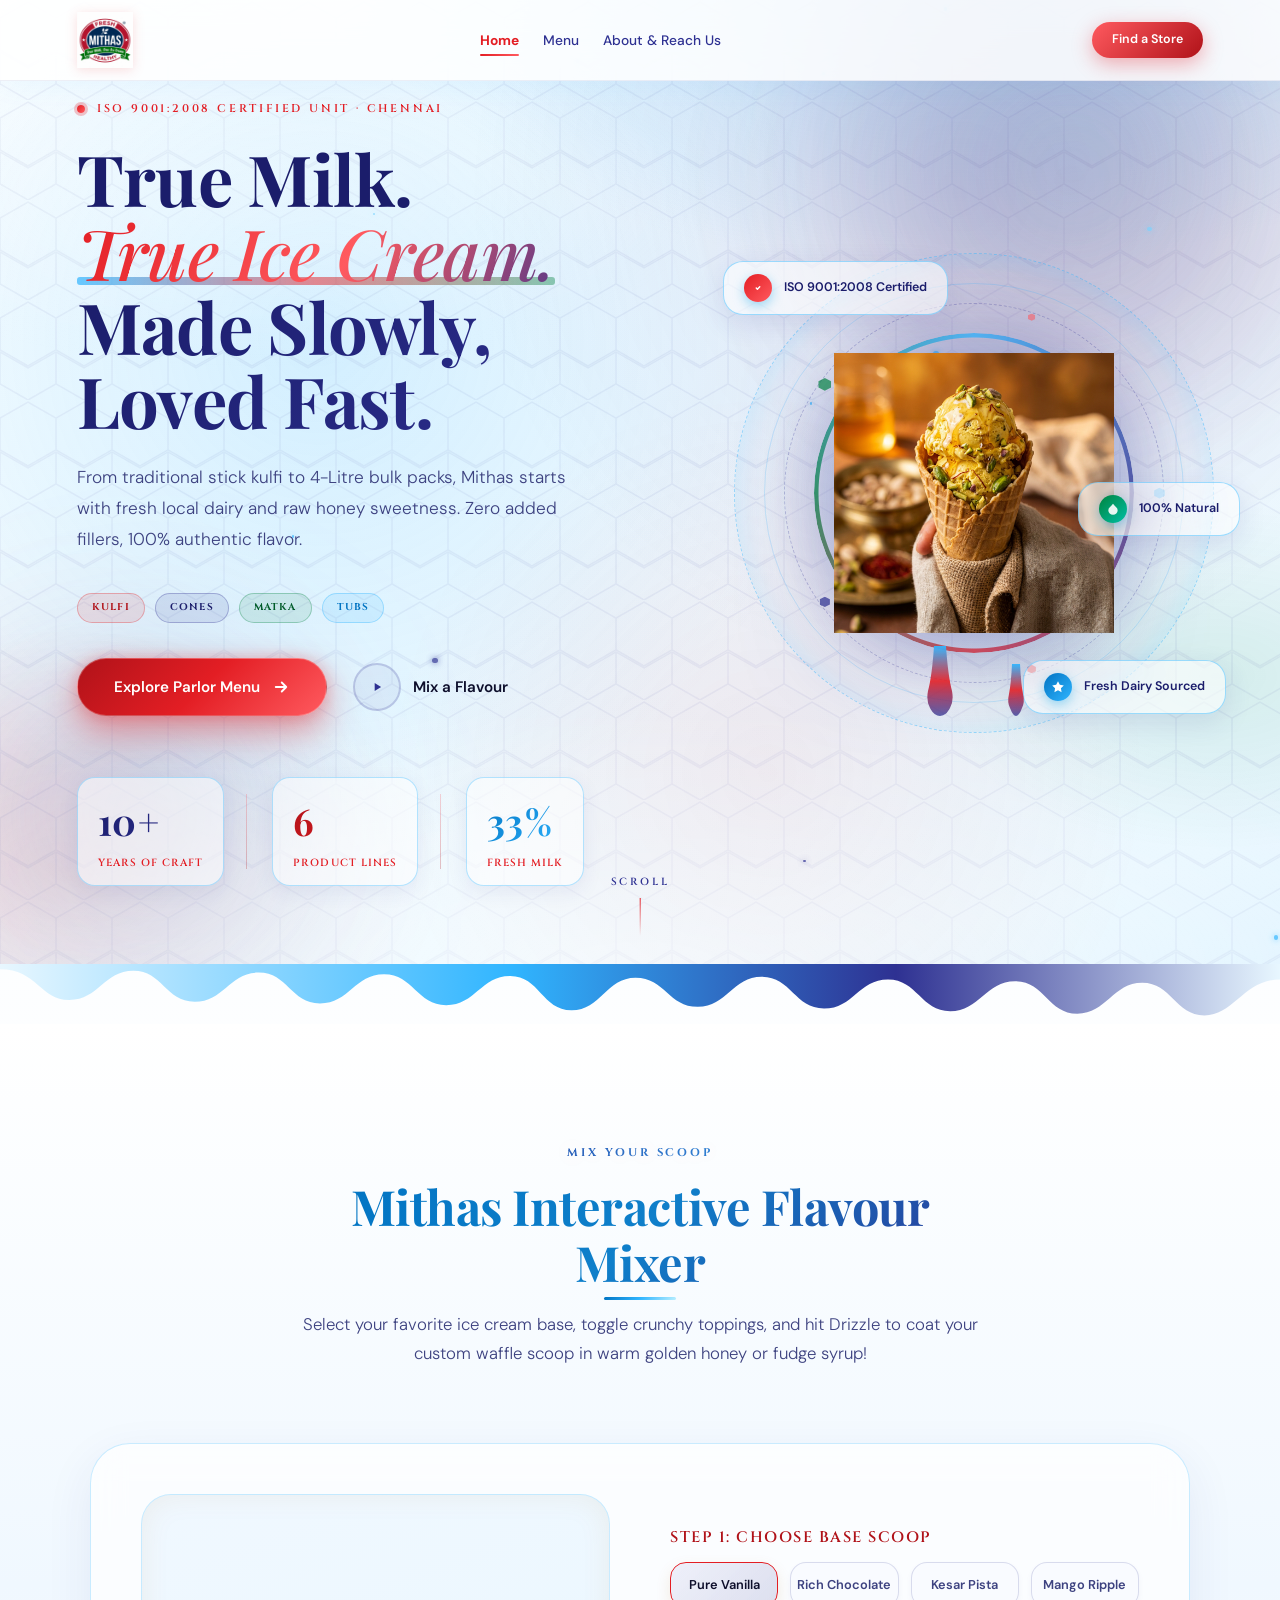
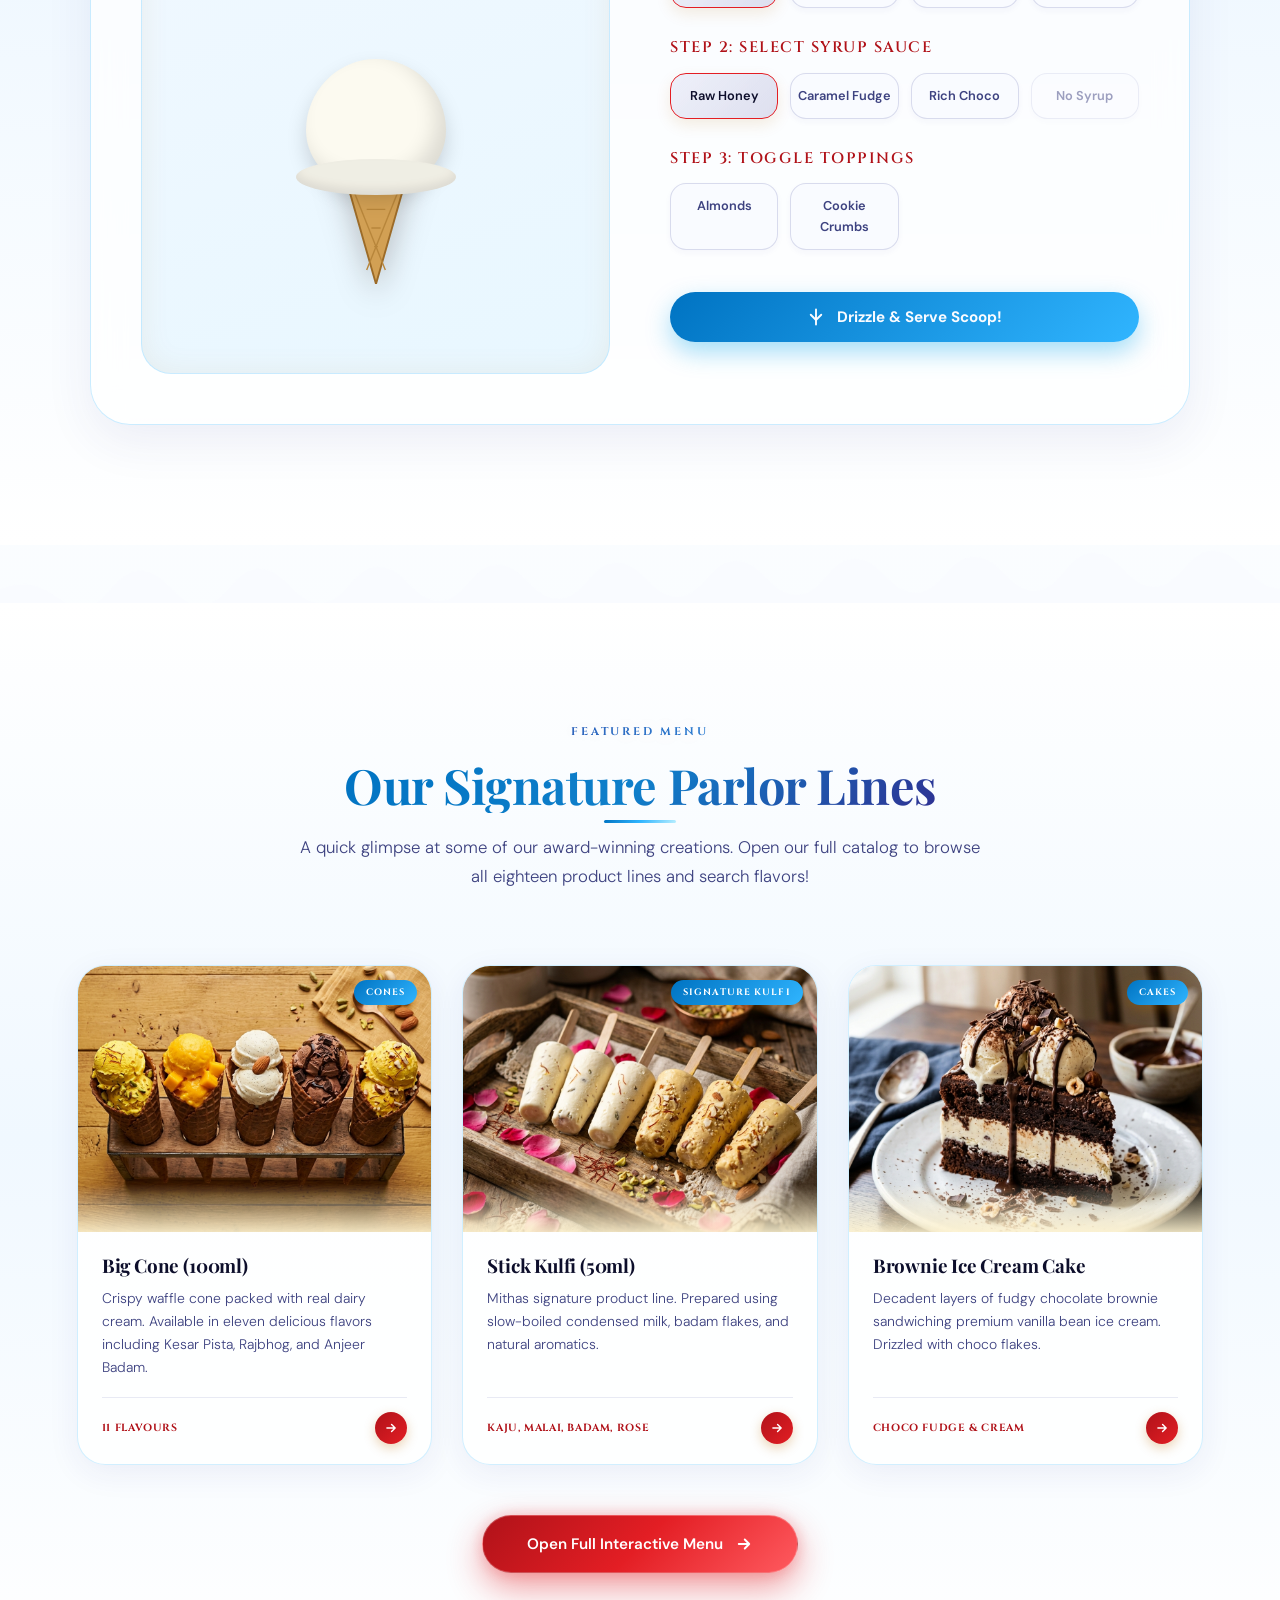
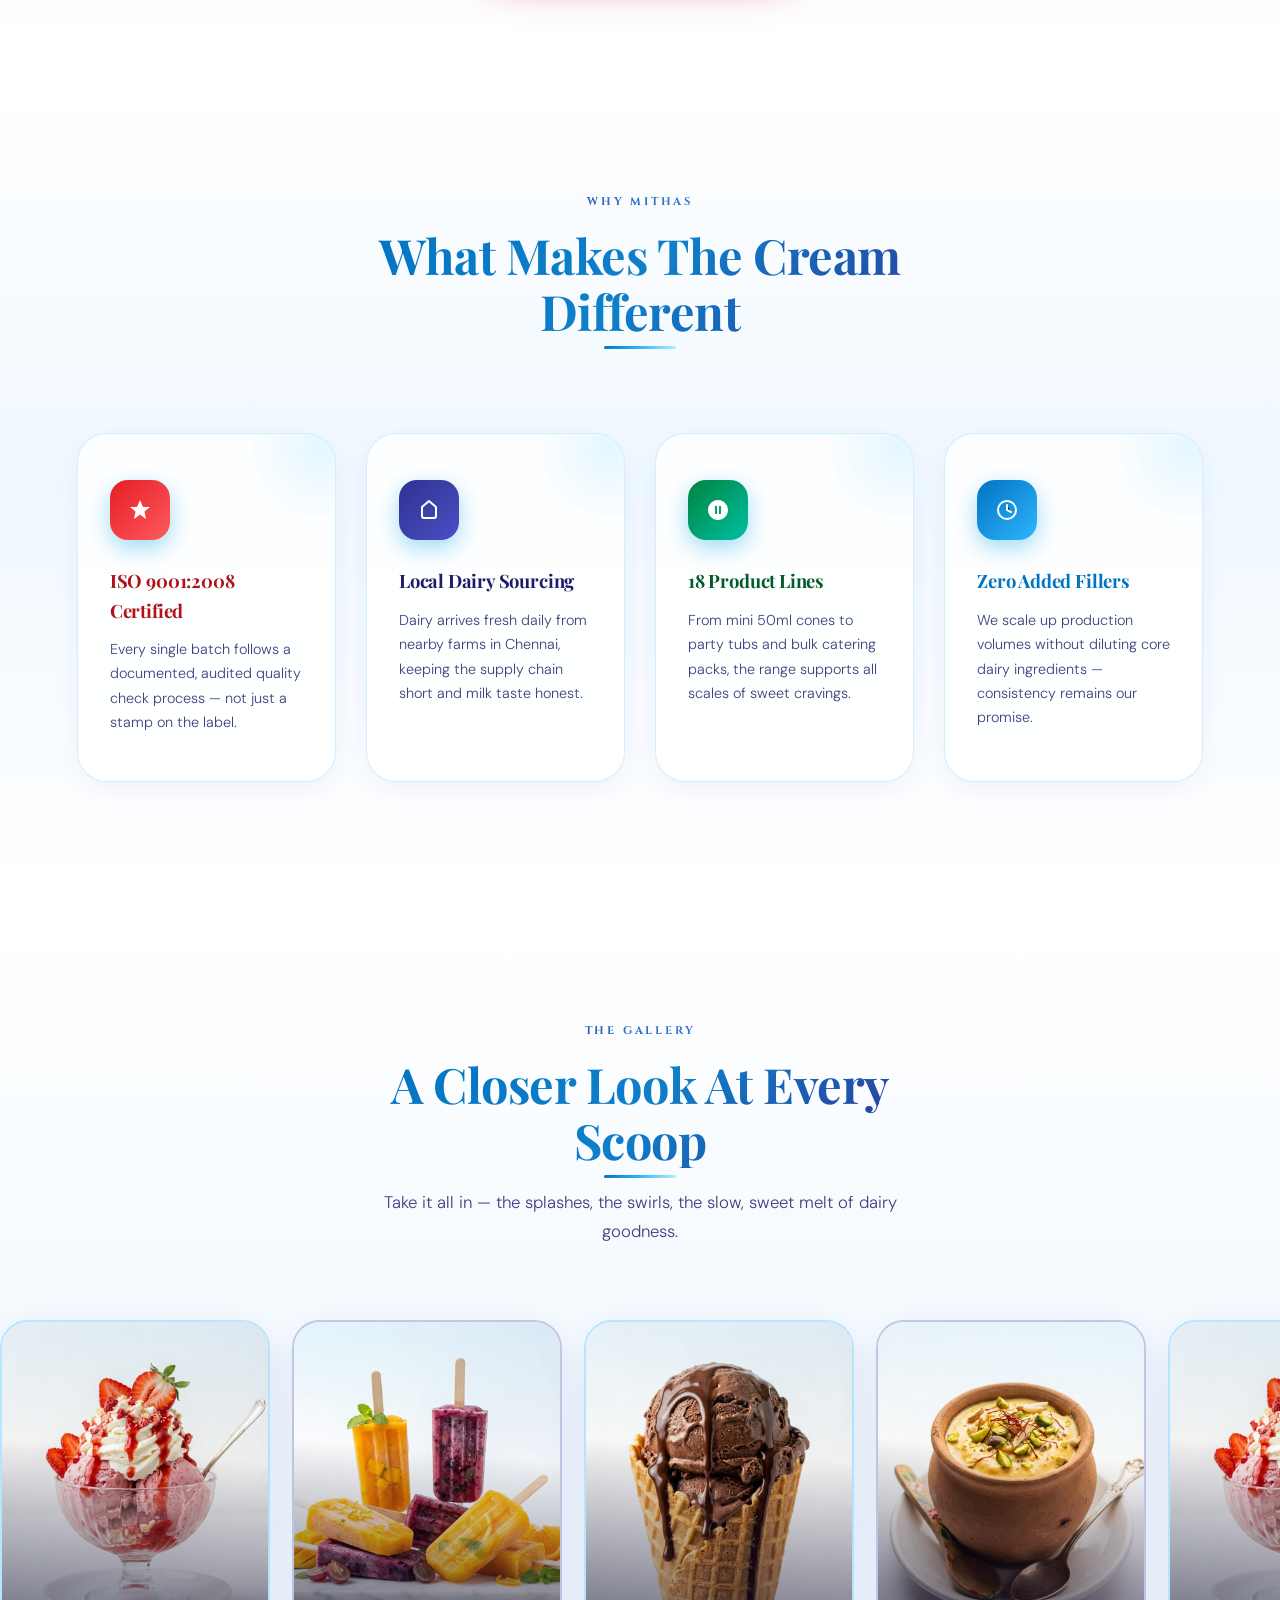
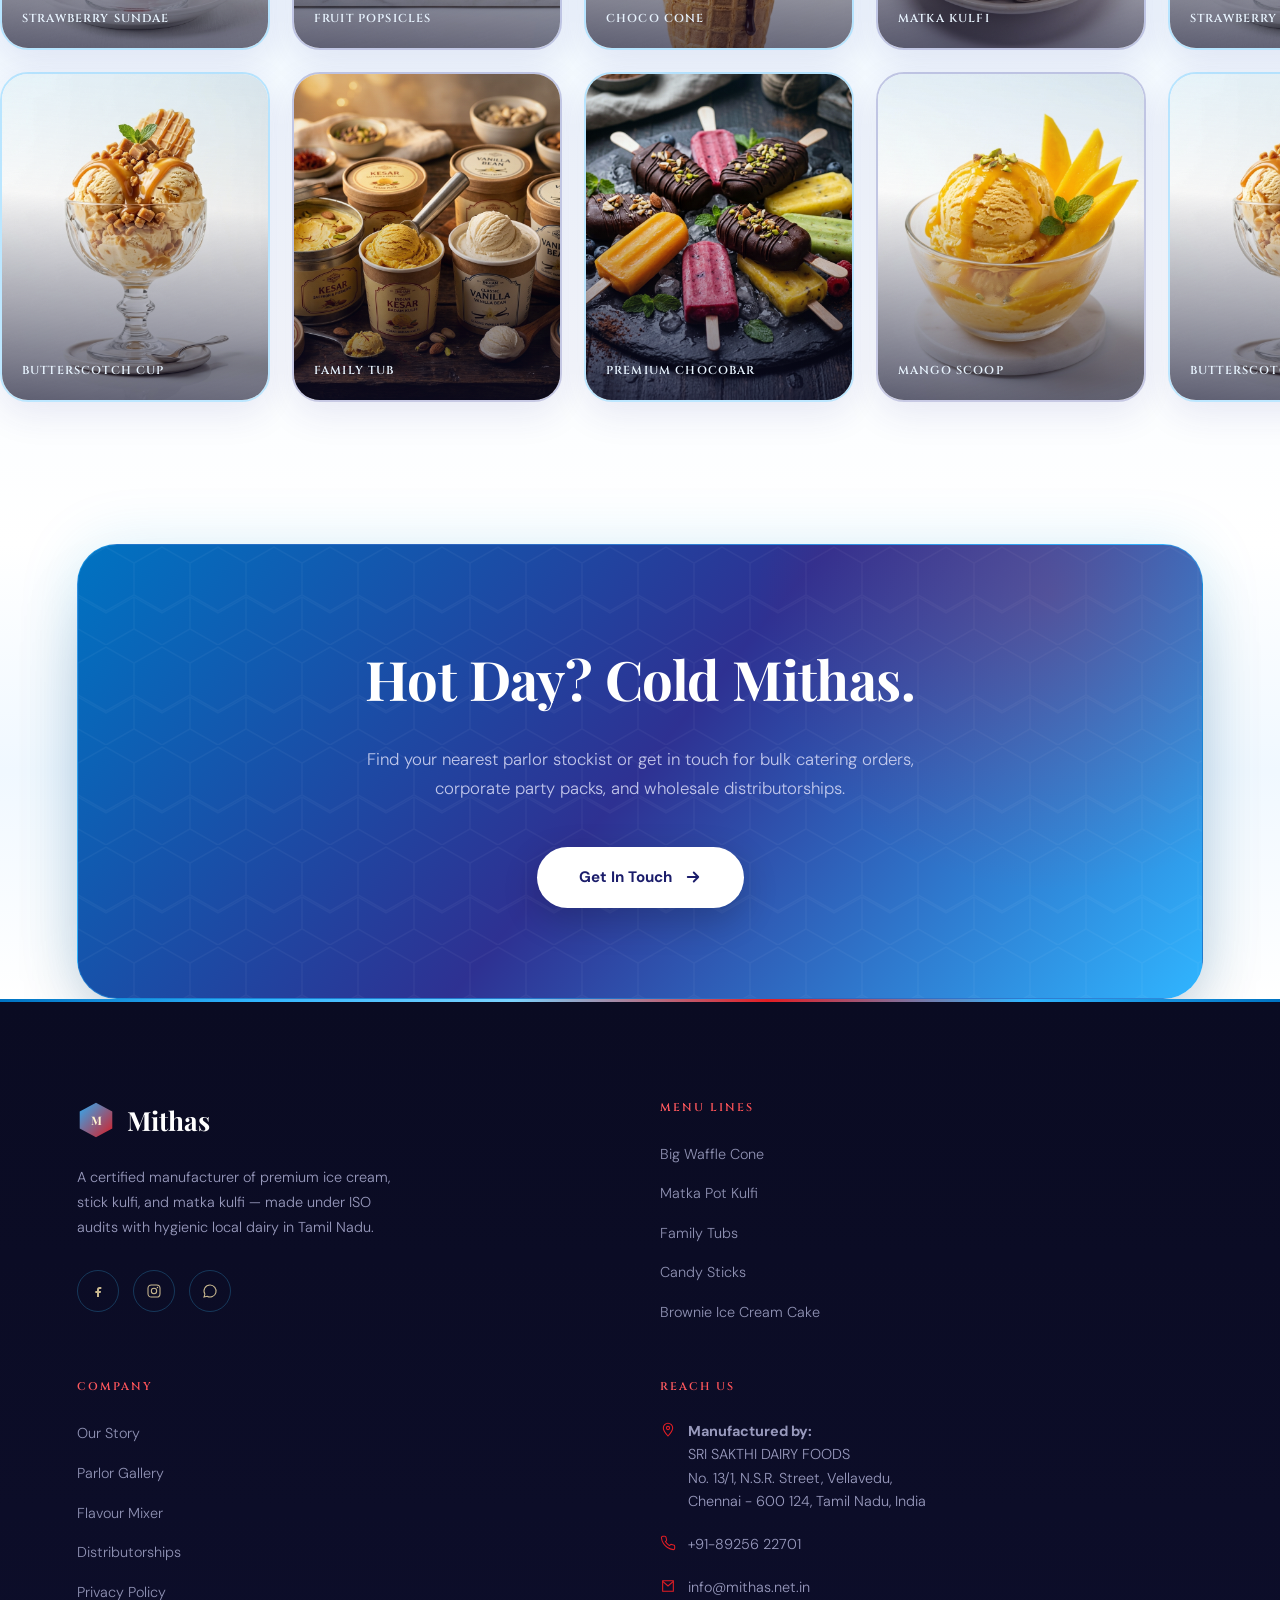
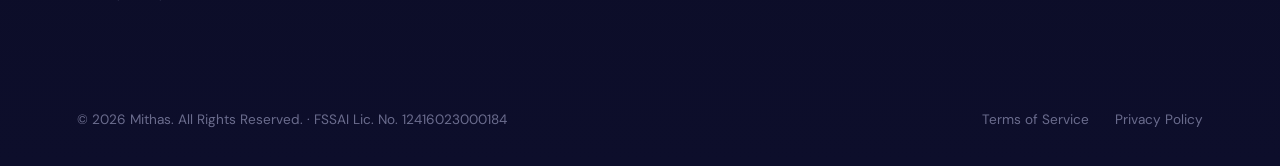
<file: index.html>
<!DOCTYPE html>
<html lang="en">
<head>
  <meta charset="UTF-8">
  <meta name="viewport" content="width=device-width, initial-scale=1.0">
  <title>Mithas — True Milk, True Ice Cream (Home)</title>
  <meta name="description" content="ISO 9001:2008 Certified manufacturer of fresh, healthy ice creams, stick kulfi, and pot kulfi. Made with 100% fresh milk in Vellavedu, Chennai.">
  
  <!-- Preconnect Fonts -->
  <link rel="preconnect" href="https://fonts.googleapis.com">
  <link rel="preconnect" href="https://fonts.gstatic.com" crossorigin>
  
  <!-- External CSS Stylesheet -->
  <link rel="stylesheet" href="style.css">
</head>
<body class="page-home">

  <!-- ======= ICE CREAM PRELOADER ======= -->
  <div class="preloader" id="preloader">
    <div class="preloader-bg-glow" aria-hidden="true"></div>
    <div class="preloader-inner">
      <div class="preloader-glass">
        <div class="preloader-cone">
          <svg class="preloader-cone-svg" viewBox="0 0 120 200" fill="none" xmlns="http://www.w3.org/2000/svg">
            <polygon points="60,195 15,65 105,65" fill="#D2A054" stroke="#9C6B28" stroke-width="2"/>
            <path d="M25,80 L95,80 M32,95 L88,95 M39,110 L81,110 M46,125 L74,125 M50,140 L70,140 M54,155 L66,155 M57,170 L63,170 M18,70 L72,175 M102,70 L48,175" stroke="#B8863B" stroke-width="1.5" opacity="0.7"/>
            <ellipse cx="60" cy="67" rx="44" ry="10" fill="#B28038"/>
            <circle cx="60" cy="42" r="30" fill="#FCEAEC">
              <animate attributeName="cy" values="120;42" dur="1.4s" fill="freeze" calcMode="spline" keySplines="0.34 1.56 0.64 1"/>
            </circle>
            <circle cx="45" cy="25" r="20" fill="#E8F4FF">
              <animate attributeName="cy" values="120;25" dur="1.4s" begin="0.12s" fill="freeze" calcMode="spline" keySplines="0.34 1.56 0.64 1"/>
            </circle>
            <circle cx="75" cy="25" r="20" fill="#D6EEFF">
              <animate attributeName="cy" values="120;25" dur="1.4s" begin="0.24s" fill="freeze" calcMode="spline" keySplines="0.34 1.56 0.64 1"/>
            </circle>
            <circle cx="60" cy="10" r="18" fill="#FCE4EC">
              <animate attributeName="cy" values="120;10" dur="1.4s" begin="0.36s" fill="freeze" calcMode="spline" keySplines="0.34 1.56 0.64 1"/>
            </circle>
            <circle cx="60" cy="-5" r="7" fill="#E31E24">
              <animate attributeName="cy" values="120;-5" dur="1.4s" begin="0.48s" fill="freeze" calcMode="spline" keySplines="0.34 1.56 0.64 1"/>
            </circle>
            <path d="M60,-5 Q65,-20 58,-25" stroke="#00833E" stroke-width="2" fill="none" stroke-linecap="round">
              <animate attributeName="d" values="M60,120 Q65,110 58,105;M60,-5 Q65,-20 58,-25" dur="1.4s" begin="0.48s" fill="freeze" calcMode="spline" keySplines="0.34 1.56 0.64 1"/>
            </path>
          </svg>
        </div>
        <div class="preloader-text">
          <span class="preloader-brand">Mithas</span>
          <span class="preloader-tagline">True Milk. True Ice Cream.</span>
        </div>
      </div>
    </div>
    <div class="preloader-progress" aria-hidden="true">
      <div class="preloader-progress-bar"></div>
    </div>
  </div>

  <!-- Honey Drip SVG Gradients -->
  <svg width="0" height="0" style="position:absolute;overflow:hidden;">
    <defs>
      <linearGradient id="wave-grad" x1="0%" y1="0%" x2="100%" y2="0%">
        <stop offset="0%" stop-color="#E8F7FF"/>
        <stop offset="40%" stop-color="#30B5FF"/>
        <stop offset="70%" stop-color="#2E3192"/>
        <stop offset="100%" stop-color="#E8F7FF"/>
      </linearGradient>
      <linearGradient id="drip-grad" x1="0" y1="0" x2="0" y2="1">
        <stop offset="0%" stop-color="#30B5FF" stop-opacity="0.95"/>
        <stop offset="50%" stop-color="#E31E24" stop-opacity="0.9"/>
        <stop offset="100%" stop-color="#2E3192" stop-opacity="0.75"/>
      </linearGradient>
      <linearGradient id="hex-grad" x1="0" y1="0" x2="1" y2="1">
        <stop offset="0%" stop-color="#30B5FF"/>
        <stop offset="100%" stop-color="#E31E24"/>
      </linearGradient>
    </defs>
  </svg>

  <!-- Honey Drip Canvas Background Particle Effect -->
  <canvas id="drip-canvas"></canvas>

  <!-- Scroll Progress Indicator -->
  <div class="progress-wrap"><div class="progress-bar" id="progressBar"></div></div>

  <!-- ======= HEADER & NAVIGATION ======= -->
  <header id="siteHeader">
    <a href="index.html" class="logo">
      <img src="logo_mithas.png" alt="Mithas Ice Cream - True Milk, True Ice Cream" class="mithas-logo">
      <span>
        Mithas
        <span class="tag">Fresh &amp; Healthy</span>
      </span>
    </a>
    <nav>
      <ul id="navList">
        <li><a href="index.html" class="active-link">Home</a></li>
        <li><a href="menu.html">Menu</a></li>
        <li><a href="contact.html">About<span class="nav-wide"> &amp; Reach Us</span></a></li>
        <li><a href="contact.html#contact" class="nav-cta-mobile">Store</a></li>
      </ul>
    </nav>
    <a href="contact.html#contact" class="nav-cta">Find a Store</a>
    <div class="menu-toggle" id="menuToggle"><span></span><span></span><span></span></div>
  </header>

  
  <!-- ======= HERO SECTION ======= -->
  <section class="hero" id="home">
    <div class="hero-aurora" aria-hidden="true">
      <div class="aurora-layer aurora-a"></div>
      <div class="aurora-layer aurora-b"></div>
    </div>
    <div class="hero-mesh" aria-hidden="true"></div>
    <div class="hero-comb-bg"></div>
    <div class="hero-beams" aria-hidden="true">
      <span class="hero-beam hero-beam-2"></span>
    </div>
    <div class="hero-orb hero-orb1"></div>
    <div class="hero-orb hero-orb2"></div>
    <div class="hero-frost-mist" aria-hidden="true"></div>
    <div class="hero-sparkles" id="heroSparkles" aria-hidden="true"></div>

    <div class="hero-grid">
      <!-- Text Description Side -->
      <div class="hero-content">
        <div class="hero-eyebrow hero-fade-in" style="animation-delay:0.1s">
          <span class="dot"></span>
          <span class="eyebrow">ISO 9001:2008 Certified Unit &middot; Chennai</span>
        </div>
        <h1 class="hero-fade-in" style="animation-delay:0.25s">
          True Milk.<br>
          <em class="gradient-text-animated">True Ice Cream.<span class="ink-line"></span></em><br>
          <span class="hero-headline-accent">Made Slowly, Loved Fast.</span>
        </h1>
        <p class="lede hero-fade-in" style="animation-delay:0.45s">From traditional stick kulfi to 4-Litre bulk packs, Mithas starts with fresh local dairy and raw honey sweetness. Zero added fillers, 100% authentic flavor.</p>
        <div class="hero-flavor-chips hero-fade-in" style="animation-delay:0.55s" aria-hidden="true">
          <span class="flavor-chip chip-red">Kulfi</span>
          <span class="flavor-chip chip-blue">Cones</span>
          <span class="flavor-chip chip-green">Matka</span>
          <span class="flavor-chip chip-sky">Tubs</span>
        </div>
        <div class="hero-actions hero-fade-in" style="animation-delay:0.65s">
          <a href="menu.html" class="btn-primary btn-hero-glow">
            Explore Parlor Menu
            <svg width="18" height="18" viewBox="0 0 24 24" fill="none"><path d="M5 12h14M13 6l6 6-6 6" stroke="currentColor" stroke-width="2.5" stroke-linecap="round" stroke-linejoin="round"/></svg>
          </a>
          <a href="#mixer" class="btn-ghost">
            <span class="play-ring play-ring-pulse">
              <svg width="14" height="14" viewBox="0 0 24 24"><path d="M8 5v14l11-7z" fill="#2E3192"/></svg>
            </span>
            Mix a Flavour
          </a>
        </div>
        <div class="hero-stats hero-fade-in" style="animation-delay:0.8s">
          <div class="stat-pill stat-pill-glow">
            <span class="num stat-color-1"><span class="counter" data-target="30">0</span>+</span>
            <span class="lbl">Years of Craft</span>
          </div>
          <div class="stat-pill stat-pill-glow">
            <span class="num stat-color-2"><span class="counter" data-target="18">0</span></span>
            <span class="lbl">Product Lines</span>
          </div>
          <div class="stat-pill stat-pill-glow">
            <span class="num stat-color-3"><span class="counter" data-target="100">0</span>%</span>
            <span class="lbl">Fresh Milk</span>
          </div>
        </div>
      </div>

      <!-- Visual Orbiting Side -->
      <div class="hero-visual hero-fade-in" style="animation-delay:0.5s">
        <div class="hex-ring"></div>
        <div class="hex-ring-inner"></div>
        <div class="hex-ring-pulse" aria-hidden="true"></div>
        <div class="hero-glow"></div>
        <div class="hero-visual-mist" aria-hidden="true"></div>

        <!-- Orbiting honeycomb shapes -->
        <div id="orbitRing" class="orbit-ring"></div>

        <!-- Floating Badges -->
        <div class="float-badge badge-iso">
          <span class="b-ico">
            <svg width="14" height="14" viewBox="0 0 24 24" fill="none"><path d="M9 12l2 2 4-4" stroke="#FFFFFF" stroke-width="2.5" stroke-linecap="round" stroke-linejoin="round"/></svg>
          </span>
          ISO 9001:2008 Certified
        </div>
        <div class="float-badge badge-milk">
          <span class="b-ico">
            <svg width="14" height="14" viewBox="0 0 24 24"><polygon points="12,2 15.09,8.26 22,9.27 17,14.14 18.18,21.02 12,17.77 5.82,21.02 7,14.14 2,9.27 8.91,8.26" fill="#FFFFFF"/></svg>
          </span>
          Fresh Dairy Sourced
        </div>
        <div class="float-badge badge-natural">
          <span class="b-ico b-ico-green">
            <svg width="14" height="14" viewBox="0 0 24 24" fill="none"><path d="M12 3C8 8 4 10 4 14a8 8 0 1016 0c0-4-4-6-8-11z" fill="#FFFFFF" opacity="0.9"/></svg>
          </span>
          100% Natural
        </div>

        <!-- Hero Cone Image -->
        <div class="hero-img-frame">
          <div class="hero-img-ring" aria-hidden="true"></div>
          <div class="hero-img-shine" aria-hidden="true"></div>
          <img
            src="img_hero_cone.png"
            alt="Mithas Saffron Honey Scoop"
            loading="eager"
          />
        </div>

        <!-- Honey Drips falling from under the image -->
        <div class="honey-drip" style="left:calc(50% - 54px);">
          <svg width="40" height="70" viewBox="0 0 40 70">
            <path class="drip-path" d="M14,0 Q12,30 8,45 Q6,55 10,62 Q14,70 20,70 Q26,70 30,62 Q34,55 32,45 Q28,30 26,0 Z" style="animation-delay:0.3s"/>
          </svg>
        </div>
        <div class="honey-drip" style="left:calc(50% + 30px);">
          <svg width="24" height="52" viewBox="0 0 24 52">
            <path class="drip-path" d="M8,0 Q7,20 5,30 Q3,38 6,44 Q9,52 12,52 Q15,52 18,44 Q21,38 19,30 Q17,20 16,0 Z" style="animation-delay:1.8s;animation-duration:3.8s"/>
          </svg>
        </div>
      </div>
    </div>

    <!-- Scroll cue drip -->
    <div class="scroll-cue">
      <span>Scroll</span>
      <div class="s-line"><span class="s-drop"></span></div>
    </div>
  </section>

  <!-- Honey Drip Wave Divider -->
  <div class="honey-wave">
    <svg viewBox="0 0 1440 70" preserveAspectRatio="none" xmlns="http://www.w3.org/2000/svg">
      <path d="M0,0 H1440 V18
        C1400,18 1388,60 1355,60 C1322,60 1318,22 1285,22
        C1252,22 1245,58 1212,58 C1179,58 1175,20 1142,20
        C1109,20 1102,55 1069,55 C1036,55 1032,18 999,18
        C966,18 960,52 927,52 C894,52 890,15 857,15
        C824,15 818,50 785,50 C752,50 748,16 715,16
        C682,16 676,54 643,54 C610,54 607,14 574,14
        C541,14 535,48 502,48 C469,48 465,12 432,12
        C399,12 393,46 360,46 C327,46 324,10 291,10
        C258,10 252,44 219,44 C186,44 183,8 150,8
        C117,8 111,42 78,42 C45,42 42,6 0,6 Z"
        fill="url(#wave-grad)"/>
    </svg>
  </div>


  <!-- ======= FLAVOUR MIXER SECTION (NEW INTERACTIVE APP) ======= -->
  <section class="flavour-mixer-section ice-shimmer" id="mixer">
    <div class="section-head reveal">
      <span class="eyebrow">Mix Your Scoop</span>
      <h2>Mithas Interactive Flavour Mixer</h2>
      <p>Select your favorite ice cream base, toggle crunchy toppings, and hit Drizzle to coat your custom waffle scoop in warm golden honey or fudge syrup!</p>
    </div>

    <div class="mixer-container reveal">
      <!-- Left side: Visual representation -->
      <div class="mixer-visual-card">
        <div class="scoop-stage">
          <!-- Syrup stream animation -->
          <div class="syrup-stream" id="syrupStream"></div>
          
          <!-- Wrapper to animate scoop, syrup and toppings together -->
          <div class="scoop-wrapper" id="scoopWrapper">
            <!-- Ice cream scoop container -->
            <div class="icecream-scoop-display scoop-flavour-vanilla" id="icecreamScoop">
              <!-- Details loaded dynamically -->
            </div>

            <!-- Syrup drizzle coating layer -->
            <div class="syrup-layer-scoop" id="syrupLayer"></div>

            <!-- Toppings overlay layer -->
            <div class="topping-container-display" id="toppingsDisplay"></div>
          </div>

          <!-- Cone vector -->
          <svg class="waffle-cone-svg" viewBox="0 0 100 150">
            <polygon points="50,150 10,10 90,10" fill="#D2A054" stroke="#9C6B28" stroke-width="2"/>
            <path d="M20,30 L80,30 M30,50 L70,50 M40,70 L60,70 M45,90 L55,90 M48,110 L52,110 M12,15 L60,135 M88,15 L40,135" stroke="#B8863B" stroke-width="1.5"/>
            <ellipse cx="50" cy="12" rx="38" ry="8" fill="#B28038"/>
          </svg>
        </div>

        <!-- Custom creation message -->
        <div class="creation-toast" id="creationToast">
          <span class="toast-msg">Scoop Assembled!</span>
        </div>
      </div>

      <!-- Right side: Selection controls -->
      <div class="mixer-controls">
        <div class="mixer-step">
          <h3>Step 1: Choose Base Scoop</h3>
          <div class="mixer-options">
            <div class="mixer-opt active" data-base="vanilla">Pure Vanilla</div>
            <div class="mixer-opt" data-base="chocolate">Rich Chocolate</div>
            <div class="mixer-opt" data-base="kesarpista">Kesar Pista</div>
            <div class="mixer-opt" data-base="mango">Mango Ripple</div>
          </div>
        </div>

        <div class="mixer-step">
          <h3>Step 2: Select Syrup Sauce</h3>
          <div class="mixer-options">
            <div class="mixer-opt active" data-syrup="honey">Raw Honey</div>
            <div class="mixer-opt" data-syrup="caramel">Caramel Fudge</div>
            <div class="mixer-opt" data-syrup="chocolate">Rich Choco</div>
            <div class="mixer-opt" data-syrup="none" style="opacity: 0.5;">No Syrup</div>
          </div>
        </div>

        <div class="mixer-step">
          <h3>Step 3: Toggle Toppings</h3>
          <div class="mixer-options">
            <div class="mixer-opt" data-topping="almond">Almonds</div>
            <div class="mixer-opt" data-topping="cookie">Cookie Crumbs</div>
          </div>
        </div>

        <div class="mixer-cta-row">
          <button class="btn-mixer-drizzle" id="mixerDrizzleBtn">
            <svg width="18" height="18" viewBox="0 0 24 24" fill="none"><path d="M12 2v20M5 9l7 7 7-7" stroke="currentColor" stroke-width="2.5" stroke-linecap="round" stroke-linejoin="round"/></svg>
            Drizzle &amp; Serve Scoop!
          </button>
        </div>
      </div>
    </div>
  </section>

  <!-- Reverse wave transition into featured products -->
  <div class="honey-wave" style="transform:scaleY(-1);">
    <svg viewBox="0 0 1440 60" preserveAspectRatio="none">
      <path d="M0,0 H1440 V14 C1410,14 1395,52 1365,52 C1335,52 1328,16 1298,16 C1268,16 1260,50 1230,50 C1200,50 1194,12 1164,12 C1134,12 1126,46 1096,46 C1066,46 1060,10 1030,10 C1000,10 992,44 962,44 C932,44 926,8 896,8 C866,8 858,42 828,42 C798,42 792,6 762,6 C732,6 724,40 694,40 C664,40 658,4 628,4 C598,4 590,38 560,38 C530,38 524,2 494,2 C464,2 456,36 426,36 C396,36 390,0 360,0 C330,0 322,34 292,34 C262,34 256,-2 226,-2 C196,-2 188,32 158,32 C128,32 122,-4 92,-4 C62,-4 54,30 0,14 Z"
      fill="var(--pollen)"/>
    </svg>
  </div>

  <!-- ======= FEATURED PRODUCTS SECTION ======= -->
  <section class="products-catalog home-products" style="padding-bottom:100px;">
    <div class="section-head reveal">
      <span class="eyebrow">Featured Menu</span>
      <h2>Our Signature Parlor Lines</h2>
      <p>A quick glimpse at some of our award-winning creations. Open our full catalog to browse all eighteen product lines and search flavors!</p>
    </div>

    <!-- Featured product cards -->
    <div class="catalog-grid reveal-stagger" style="margin-bottom:50px;">
      <!-- Cone -->
      <div class="product-card pc-glow-1">
        <div class="pc-media">
          <img src="img_cones.png" alt="Mithas Big Cone" loading="lazy">
          <div class="pc-drip"></div>
        </div>
        <span class="pc-tag">Cones</span>
        <div class="pc-body">
          <h3>Big Cone (100ml)</h3>
          <p>Crispy waffle cone packed with real dairy cream. Available in eleven delicious flavors including Kesar Pista, Rajbhog, and Anjeer Badam.</p>
          <div class="pc-foot">
            <span class="pc-flavour">11 Flavours</span>
            <span class="pc-arrow"><svg width="14" height="14" viewBox="0 0 24 24"><path d="M5 12h14M13 6l6 6-6 6" stroke="currentColor" stroke-width="2.5" fill="none" stroke-linecap="round"/></svg></span>
          </div>
        </div>
      </div>

      <!-- Traditional Kulfi -->
      <div class="product-card pc-glow-2">
        <div class="pc-media">
          <img src="img_kulfi.png" alt="Mithas Stick Kulfi" loading="lazy">
          <div class="pc-drip"></div>
        </div>
        <span class="pc-tag">Signature Kulfi</span>
        <div class="pc-body">
          <h3>Stick Kulfi (50ml)</h3>
          <p>Mithas signature product line. Prepared using slow-boiled condensed milk, badam flakes, and natural aromatics.</p>
          <div class="pc-foot">
            <span class="pc-flavour">Kaju, Malai, Badam, Rose</span>
            <span class="pc-arrow"><svg width="14" height="14" viewBox="0 0 24 24"><path d="M5 12h14M13 6l6 6-6 6" stroke="currentColor" stroke-width="2.5" fill="none" stroke-linecap="round"/></svg></span>
          </div>
        </div>
      </div>

      <!-- Brownie Ice Cream Cake -->
      <div class="product-card pc-glow-3">
        <div class="pc-media">
          <img src="img_cake.png" alt="Mithas Brownie Cake" loading="lazy">
          <div class="pc-drip"></div>
        </div>
        <span class="pc-tag">Cakes</span>
        <div class="pc-body">
          <h3>Brownie Ice Cream Cake</h3>
          <p>Decadent layers of fudgy chocolate brownie sandwiching premium vanilla bean ice cream. Drizzled with choco flakes.</p>
          <div class="pc-foot">
            <span class="pc-flavour">Choco Fudge &amp; Cream</span>
            <span class="pc-arrow"><svg width="14" height="14" viewBox="0 0 24 24"><path d="M5 12h14M13 6l6 6-6 6" stroke="currentColor" stroke-width="2.5" fill="none" stroke-linecap="round"/></svg></span>
          </div>
        </div>
      </div>
    </div>

    <!-- Button to go to menu.html -->
    <div style="text-align: center;" class="reveal">
      <a href="menu.html" class="btn-primary" style="padding: 16px 44px;">
        Open Full Interactive Menu
        <svg width="18" height="18" viewBox="0 0 24 24" fill="none"><path d="M5 12h14M13 6l6 6-6 6" stroke="currentColor" stroke-width="2.5" stroke-linecap="round" stroke-linejoin="round"/></svg>
      </a>
    </div>
  </section>

  <!-- ======= WHY US ======= -->
  <section id="why" class="why-section">
    <div class="section-head reveal">
      <span class="eyebrow">Why Mithas</span>
      <h2>What Makes The Cream Different</h2>
    </div>
    <div class="why-grid reveal-stagger">
      <div class="why-card why-accent-red">
        <div class="why-icon"><svg width="24" height="24" viewBox="0 0 24 24"><path d="M12 2l3 7h7l-5.5 4.5L18 21l-6-4.5L6 21l1.5-7.5L2 9h7z" fill="#fff"/></svg></div>
        <h3>ISO 9001:2008 Certified</h3>
        <p>Every single batch follows a documented, audited quality check process — not just a stamp on the label.</p>
      </div>
      <div class="why-card why-accent-blue">
        <div class="why-icon"><svg width="24" height="24" viewBox="0 0 24 24"><path d="M5 9l7-6 7 6v9a2 2 0 01-2 2H7a2 2 0 01-2-2z" stroke="#fff" stroke-width="2" fill="none" stroke-linejoin="round"/></svg></div>
        <h3>Local Dairy Sourcing</h3>
        <p>Dairy arrives fresh daily from nearby farms in Chennai, keeping the supply chain short and milk taste honest.</p>
      </div>
      <div class="why-card why-accent-green">
        <div class="why-icon"><svg width="24" height="24" viewBox="0 0 24 24"><path d="M12 2C6.48 2 2 6.48 2 12s4.48 10 10 10 10-4.48 10-10S17.52 2 12 2zm-1 14H9V8h2v8zm4 0h-2V8h2v8z" fill="#fff"/></svg></div>
        <h3>18 Product Lines</h3>
        <p>From mini 50ml cones to party tubs and bulk catering packs, the range supports all scales of sweet cravings.</p>
      </div>
      <div class="why-card why-accent-sky">
        <div class="why-icon"><svg width="24" height="24" viewBox="0 0 24 24"><circle cx="12" cy="12" r="9" stroke="#fff" stroke-width="2" fill="none"/><path d="M12 7v5l4 2" stroke="#fff" stroke-width="2" stroke-linecap="round"/></svg></div>
        <h3>Zero Added Fillers</h3>
        <p>We scale up production volumes without diluting core dairy ingredients — consistency remains our promise.</p>
      </div>
    </div>
  </section>

  <!-- ======= GALLERY SECTION ======= -->
  <section class="gallery home-gallery" id="gallery">
    <div class="section-head reveal">
      <span class="eyebrow">The Gallery</span>
      <h2>A Closer Look At Every Scoop</h2>
      <p>Take it all in — the splashes, the swirls, the slow, sweet melt of dairy goodness.</p>
    </div>

    <!-- Infinite horizontal sliding row (Left direction) -->
    <div class="marquee-row left">
      <div class="g-item"><img src="img_sundae.png" alt="Strawberry sundae" loading="lazy"><span class="g-label">Strawberry Sundae</span></div>
      <div class="g-item"><img src="img_popsicle.png" alt="Fruit popsicles" loading="lazy"><span class="g-label">Fruit Popsicles</span></div>
      <div class="g-item"><img src="img_choco_cone.png" alt="Chocolate cone" loading="lazy"><span class="g-label">Choco Cone</span></div>
      <div class="g-item"><img src="img_matka_kulfi.png" alt="Matka Kulfi" loading="lazy"><span class="g-label">Matka Kulfi</span></div>
    </div>

    <!-- Infinite horizontal sliding row (Right direction) -->
    <div class="marquee-row right">
      <div class="g-item"><img src="img_butterscotch.png" alt="Butterscotch cup" loading="lazy"><span class="g-label">Butterscotch Cup</span></div>
      <div class="g-item"><img src="img_tub.png" alt="Family Tub" loading="lazy"><span class="g-label">Family Tub</span></div>
      <div class="g-item"><img src="img_chocobar.png" alt="Chocobar" loading="lazy"><span class="g-label">Premium Chocobar</span></div>
      <div class="g-item"><img src="img_mango_scoop.png" alt="Mango scoop" loading="lazy"><span class="g-label">Mango Scoop</span></div>
    </div>
  </section>

  <!-- ======= CTA SECTION ======= -->
  <section class="cta-section home-cta">
    <div class="cta-strip reveal">
      <h2>Hot Day? Cold Mithas.</h2>
      <p>Find your nearest parlor stockist or get in touch for bulk catering orders, corporate party packs, and wholesale distributorships.</p>
      <a href="contact.html" class="btn-light">
        Get In Touch
        <svg width="18" height="18" viewBox="0 0 24 24" fill="none"><path d="M5 12h14M13 6l6 6-6 6" stroke="currentColor" stroke-width="2.5" stroke-linecap="round" stroke-linejoin="round"/></svg>
      </a>
    </div>
  </section>

  <!-- ======= FOOTER & CONTACT SECTION ======= -->
  <footer id="contact">
    <div class="footer-grid">
      <!-- About info column -->
      <div>
        <div class="footer-logo">
          <svg width="38" height="38" viewBox="0 0 42 42">
            <polygon points="21,2 39,11.5 39,30.5 21,40 3,30.5 3,11.5" fill="url(#hex-grad)" opacity="0.95"/>
            <text x="21" y="27" text-anchor="middle" font-family="Playfair Display, serif" font-size="13" font-weight="700" fill="#FEF3D0">M</text>
          </svg>
          Mithas
        </div>
        <p class="desc">A certified manufacturer of premium ice cream, stick kulfi, and matka kulfi — made under ISO audits with hygienic local dairy in Tamil Nadu.</p>
        
        <div class="social-row">
          <a href="#" aria-label="Facebook"><svg width="16" height="16" viewBox="0 0 24 24"><path d="M14 9h3V6h-3c-2 0-3.5 1.5-3.5 3.5V12H8v3h2.5v6h3v-6H16l.5-3h-3V9.8c0-.5.2-.8.5-.8z" fill="rgba(249,228,170,0.8)"/></svg></a>
          <a href="#" aria-label="Instagram"><svg width="16" height="16" viewBox="0 0 24 24"><rect x="3" y="3" width="18" height="18" rx="5" stroke="rgba(249,228,170,0.8)" stroke-width="1.6" fill="none"/><circle cx="12" cy="12" r="4" stroke="rgba(249,228,170,0.8)" stroke-width="1.6" fill="none"/><circle cx="17.2" cy="6.8" r="1.1" fill="rgba(249,228,170,0.8)"/></svg></a>
          <a href="#" aria-label="WhatsApp"><svg width="16" height="16" viewBox="0 0 24 24"><path d="M12 3a9 9 0 00-7.7 13.6L3 21l4.6-1.2A9 9 0 1012 3z" stroke="rgba(249,228,170,0.8)" stroke-width="1.6" fill="none"/></svg></a>
        </div>
      </div>

      <!-- Menu links -->
      <div>
        <h4>Menu Lines</h4>
        <ul>
          <li><a href="menu.html?cat=cones">Big Waffle Cone</a></li>
          <li><a href="menu.html?cat=kulfi">Matka Pot Kulfi</a></li>
          <li><a href="menu.html?cat=tubs">Family Tubs</a></li>
          <li><a href="menu.html?cat=bars">Candy Sticks</a></li>
          <li><a href="menu.html?cat=cakes">Brownie Ice Cream Cake</a></li>
        </ul>
      </div>

      <!-- Company links -->
      <div>
        <h4>Company</h4>
        <ul>
          <li><a href="contact.html#about">Our Story</a></li>
          <li><a href="#gallery">Parlor Gallery</a></li>
          <li><a href="#mixer">Flavour Mixer</a></li>
          <li><a href="contact.html#forms">Distributorships</a></li>
          <li><a href="#">Privacy Policy</a></li>
        </ul>
      </div>

      <!-- Verified contact info column -->
      <div>
        <h4>Reach Us</h4>
        <ul class="footer-contact">
          <li>
            <svg width="16" height="16" viewBox="0 0 24 24" style="flex-shrink:0;margin-top:2px;"><path d="M12 21s7-7.4 7-12a7 7 0 10-14 0c0 4.6 7 12 7 12z" stroke="var(--honey)" stroke-width="1.6" fill="none"/><circle cx="12" cy="9" r="2.4" stroke="var(--honey)" stroke-width="1.6" fill="none"/></svg>
            <span>
              <strong>Manufactured by:</strong><br>
              SRI SAKTHI DAIRY FOODS<br>
              No. 13/1, N.S.R. Street, Vellavedu,<br>
              Chennai - 600 124, Tamil Nadu, India
            </span>
          </li>
          <li>
            <svg width="16" height="16" viewBox="0 0 24 24" style="flex-shrink:0;margin-top:2px;"><path d="M22 16.92v3a2 2 0 01-2.18 2 19.8 19.8 0 01-8.63-3.07 19.5 19.5 0 01-6-6 19.8 19.8 0 01-3.07-8.67A2 2 0 014.11 2h3a2 2 0 012 1.72c.13.96.36 1.9.69 2.81a2 2 0 01-.45 2.11L8.09 9.91a16 16 0 006 6l1.27-1.27a2 2 0 012.11-.45c.91.33 1.85.56 2.81.69A2 2 0 0122 16.92z" stroke="var(--honey)" stroke-width="1.6" fill="none"/></svg>
            +91-89256 22701
          </li>
          <li>
            <svg width="16" height="16" viewBox="0 0 24 24" style="flex-shrink:0;margin-top:2px;"><path d="M4 4h16v16H4z" stroke="var(--honey)" stroke-width="1.6" fill="none"/><path d="M4 5l8 7 8-7" stroke="var(--honey)" stroke-width="1.6" fill="none"/></svg>
            info@mithas.net.in
          </li>
        </ul>
      </div>
    </div>

    <!-- Bottom licensing and copyrights -->
    <div class="footer-bottom">
      <p>© 2026 Mithas. All Rights Reserved. &middot; FSSAI Lic. No. 12416023000184</p>
      <div class="legal">
        <a href="#">Terms of Service</a>
        <a href="#">Privacy Policy</a>
      </div>
    </div>
  </footer>

  <!-- Toast notification container -->
  <div class="mixer-toast" id="creationToast">
    <strong style="color: var(--honey-light); display: block; margin-bottom: 4px;">Scoop Complete!</strong>
    <span class="toast-msg">Custom scoop serving ready.</span>
  </div>

  <!-- Back to top button -->
  <div class="to-top" id="toTop">
    <svg width="18" height="18" viewBox="0 0 24 24"><path d="M12 19V5M5 12l7-7 7 7" stroke="#FEF3D0" stroke-width="2.5" fill="none" stroke-linecap="round" stroke-linejoin="round"/></svg>
  </div>

  <!-- External JS Script Link -->
  <script src="script.js"></script>
</body>
</html>
</file>
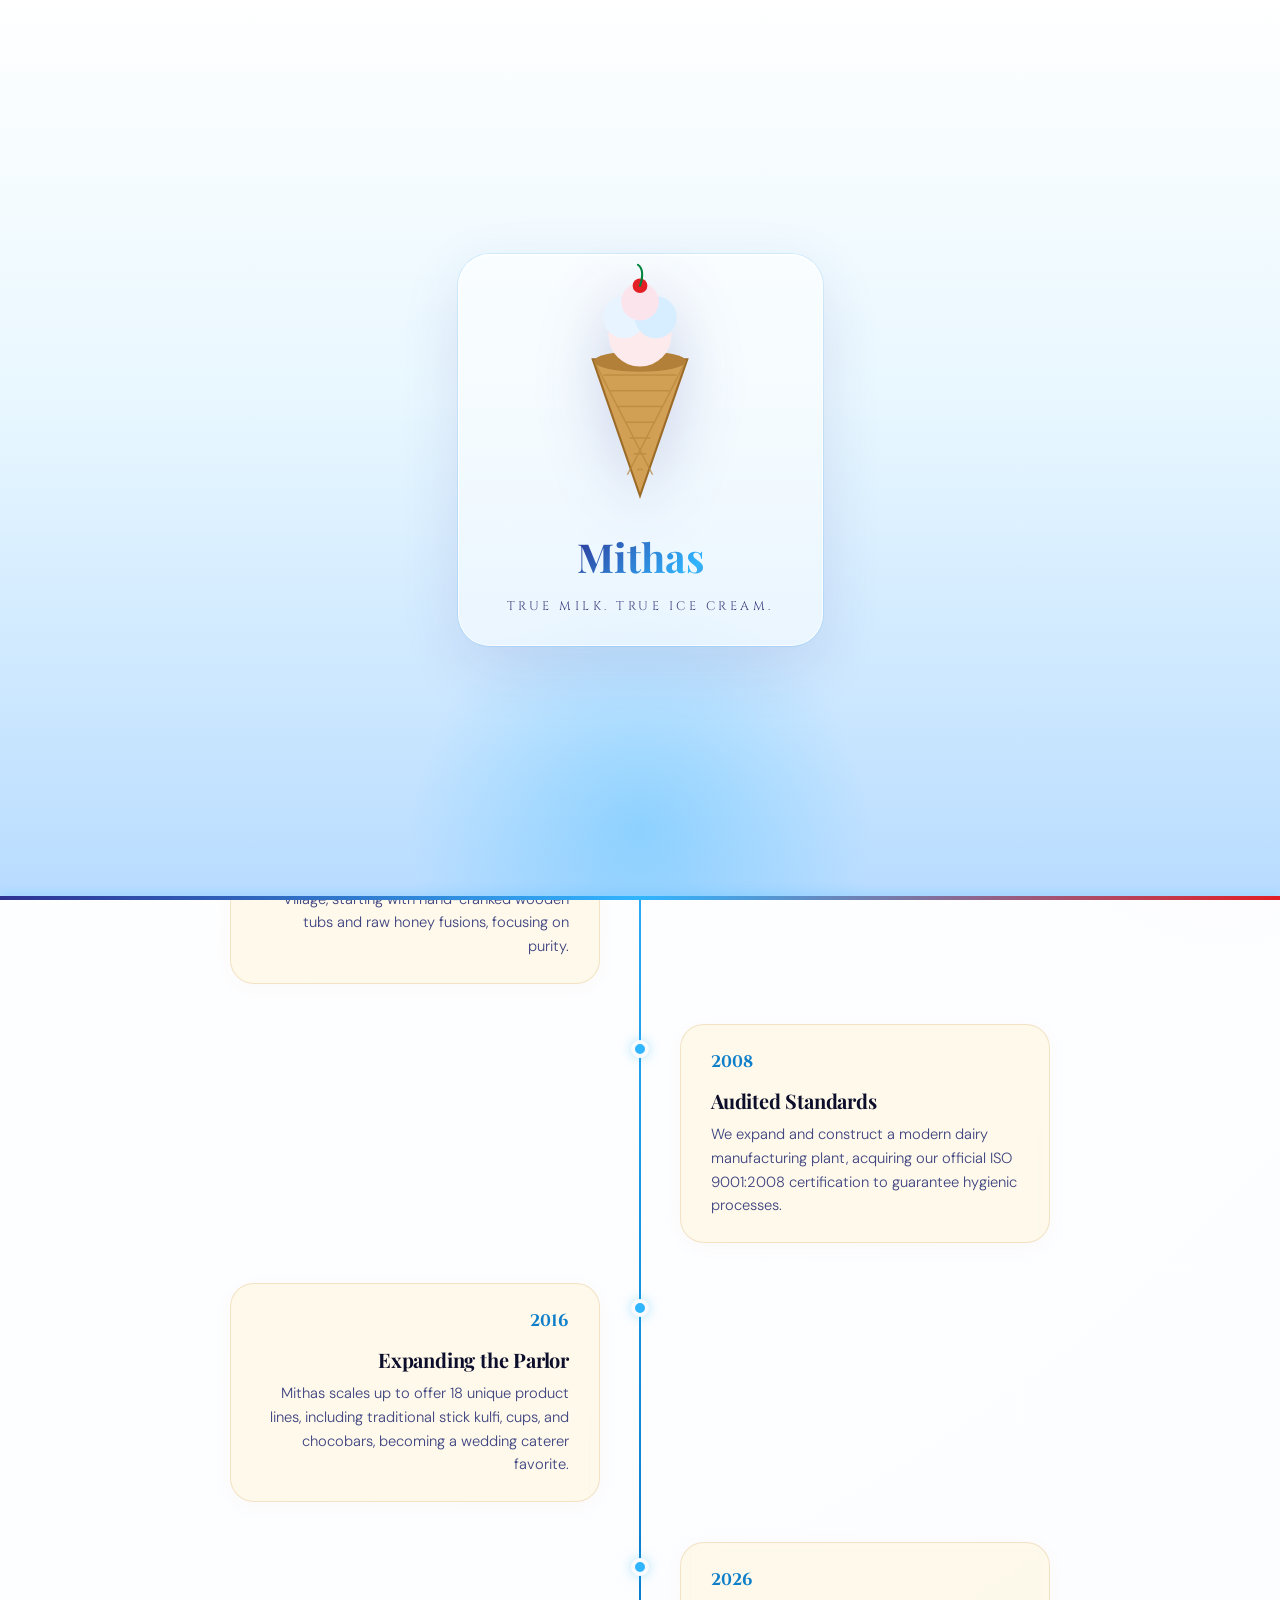
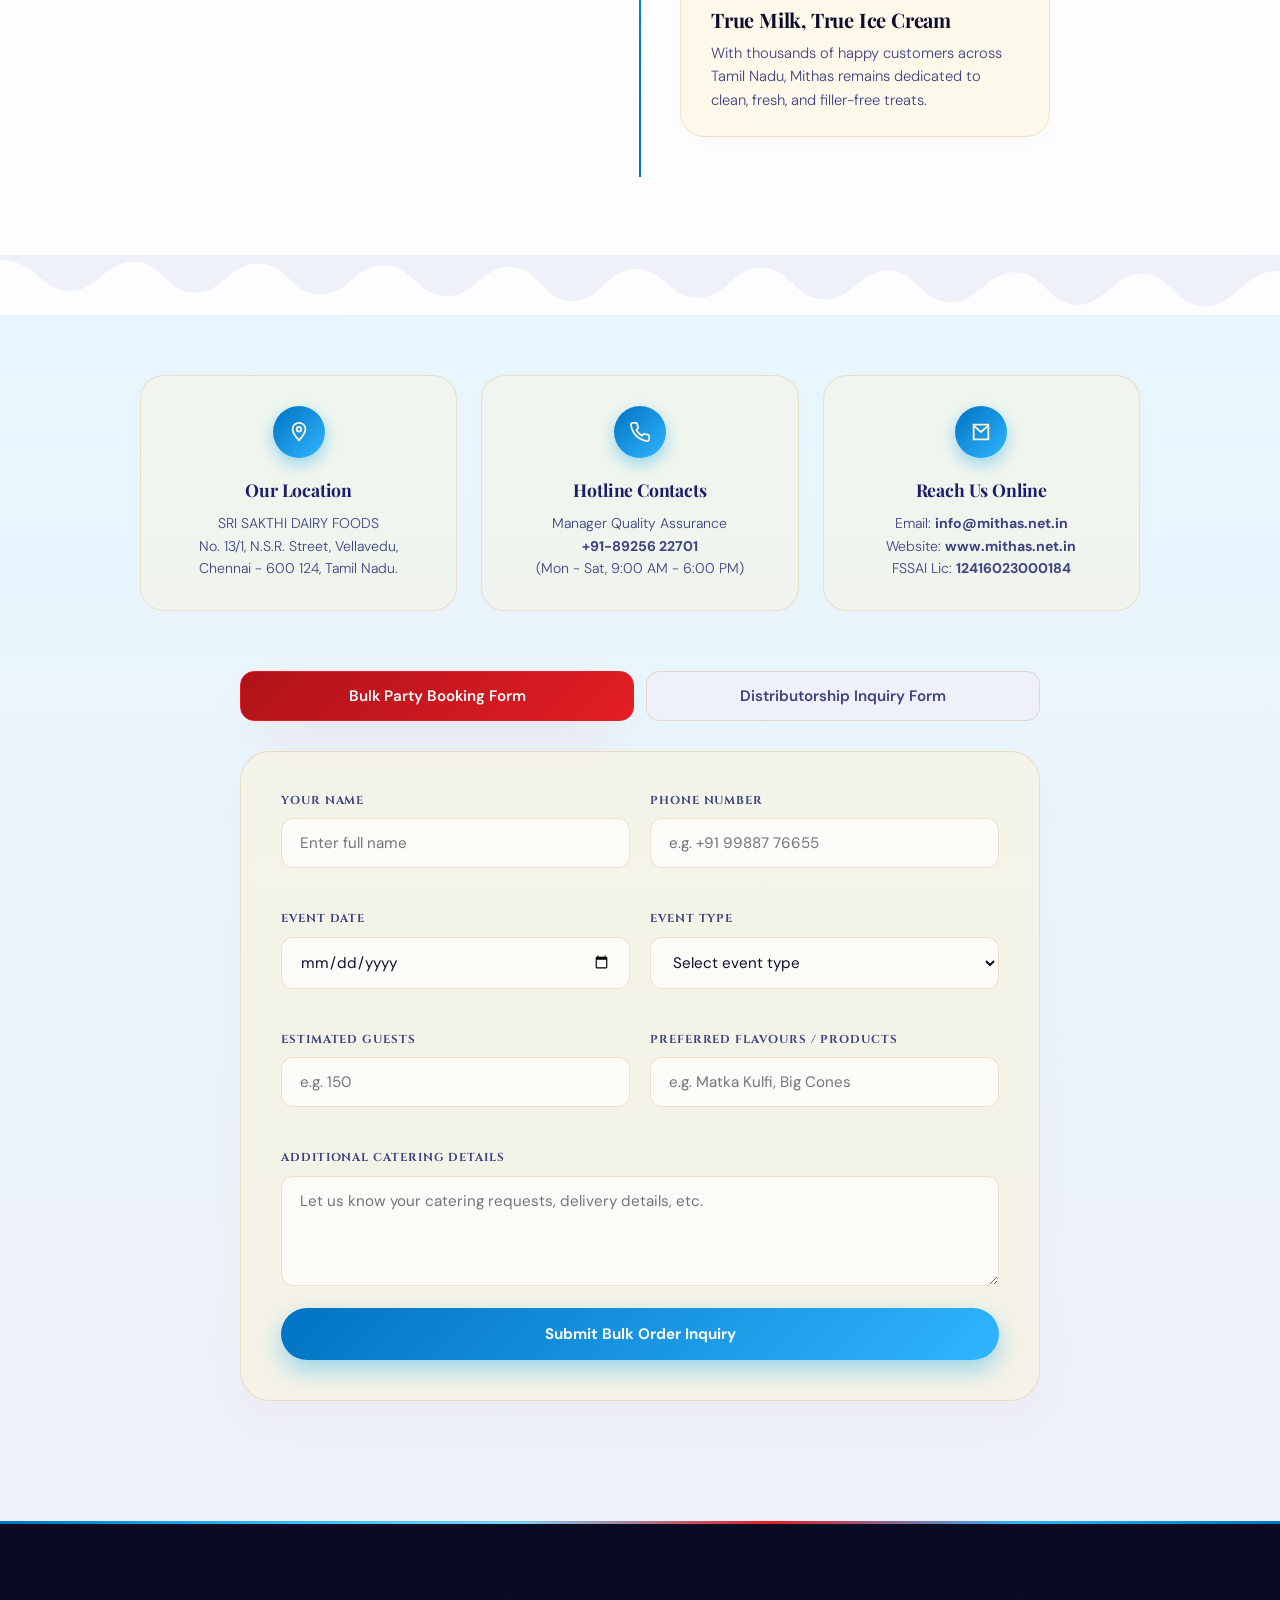
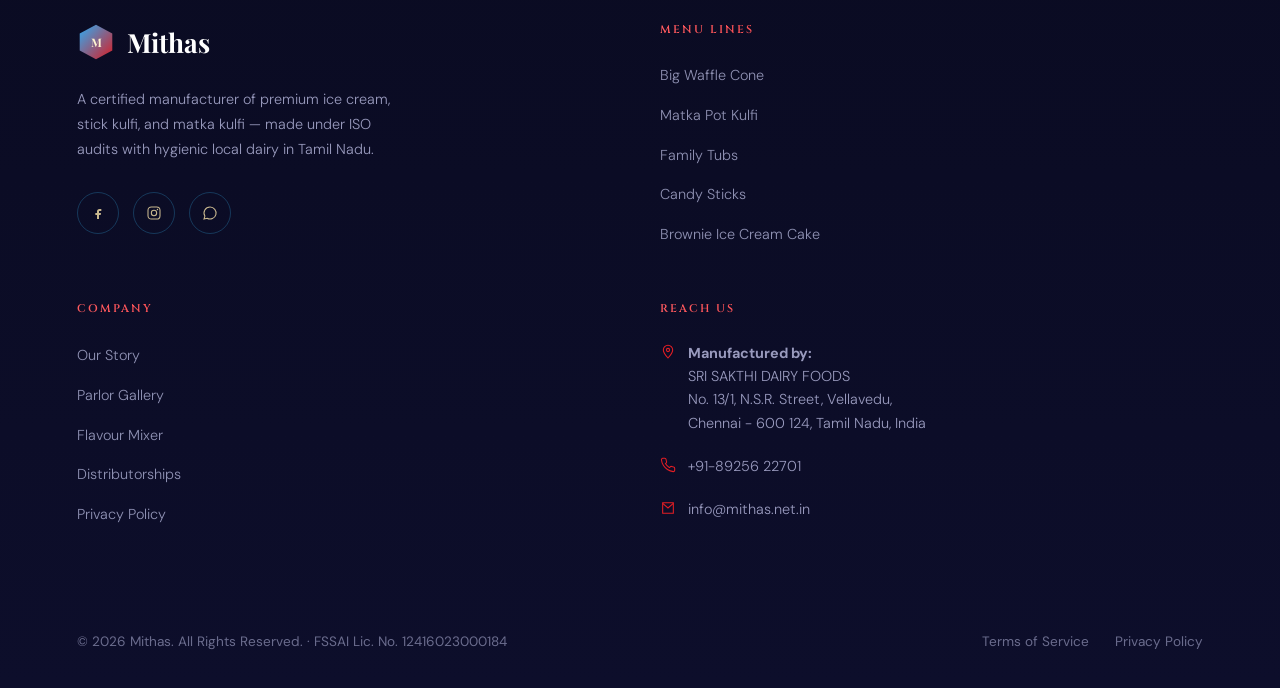
<file: contact.html>
<!DOCTYPE html>
<html lang="en">
<head>
  <meta charset="UTF-8">
  <meta name="viewport" content="width=device-width, initial-scale=1.0">
  <title>Mithas — Our Story &amp; Inquiry Forms</title>
  <meta name="description" content="Learn about Mithas Ice Cream's roots in Vellavedu, Chennai, our ISO standards, and contact us for bulk wedding booking and distributorship inquiries.">
  
  <!-- Preconnect Fonts -->
  <link rel="preconnect" href="https://fonts.googleapis.com">
  <link rel="preconnect" href="https://fonts.gstatic.com" crossorigin>
  
  <!-- External CSS Stylesheet -->
  <link rel="stylesheet" href="style.css">
</head>
<body>

  <!-- ======= ICE CREAM PRELOADER ======= -->
  <div class="preloader" id="preloader">
    <div class="preloader-bg-glow" aria-hidden="true"></div>
    <div class="preloader-inner">
      <div class="preloader-glass">
        <div class="preloader-cone">
          <svg class="preloader-cone-svg" viewBox="0 0 120 200" fill="none" xmlns="http://www.w3.org/2000/svg">
            <polygon points="60,195 15,65 105,65" fill="#D2A054" stroke="#9C6B28" stroke-width="2"/>
            <path d="M25,80 L95,80 M32,95 L88,95 M39,110 L81,110 M46,125 L74,125 M50,140 L70,140 M54,155 L66,155 M57,170 L63,170 M18,70 L72,175 M102,70 L48,175" stroke="#B8863B" stroke-width="1.5" opacity="0.7"/>
            <ellipse cx="60" cy="67" rx="44" ry="10" fill="#B28038"/>
            <circle cx="60" cy="42" r="30" fill="#FCEAEC">
              <animate attributeName="cy" values="120;42" dur="1.4s" fill="freeze" calcMode="spline" keySplines="0.34 1.56 0.64 1"/>
            </circle>
            <circle cx="45" cy="25" r="20" fill="#E8F4FF">
              <animate attributeName="cy" values="120;25" dur="1.4s" begin="0.12s" fill="freeze" calcMode="spline" keySplines="0.34 1.56 0.64 1"/>
            </circle>
            <circle cx="75" cy="25" r="20" fill="#D6EEFF">
              <animate attributeName="cy" values="120;25" dur="1.4s" begin="0.24s" fill="freeze" calcMode="spline" keySplines="0.34 1.56 0.64 1"/>
            </circle>
            <circle cx="60" cy="10" r="18" fill="#FCE4EC">
              <animate attributeName="cy" values="120;10" dur="1.4s" begin="0.36s" fill="freeze" calcMode="spline" keySplines="0.34 1.56 0.64 1"/>
            </circle>
            <circle cx="60" cy="-5" r="7" fill="#E31E24">
              <animate attributeName="cy" values="120;-5" dur="1.4s" begin="0.48s" fill="freeze" calcMode="spline" keySplines="0.34 1.56 0.64 1"/>
            </circle>
            <path d="M60,-5 Q65,-20 58,-25" stroke="#00833E" stroke-width="2" fill="none" stroke-linecap="round">
              <animate attributeName="d" values="M60,120 Q65,110 58,105;M60,-5 Q65,-20 58,-25" dur="1.4s" begin="0.48s" fill="freeze" calcMode="spline" keySplines="0.34 1.56 0.64 1"/>
            </path>
          </svg>
        </div>
        <div class="preloader-text">
          <span class="preloader-brand">Mithas</span>
          <span class="preloader-tagline">True Milk. True Ice Cream.</span>
        </div>
      </div>
    </div>
    <div class="preloader-progress" aria-hidden="true">
      <div class="preloader-progress-bar"></div>
    </div>
  </div>

  <!-- Honey Drip SVG Gradients -->
  <svg width="0" height="0" style="position:absolute;overflow:hidden;">
    <defs>
      <linearGradient id="wave-grad" x1="0%" y1="0%" x2="100%" y2="0%">
        <stop offset="0%" stop-color="#E8F7FF"/>
        <stop offset="40%" stop-color="#30B5FF"/>
        <stop offset="70%" stop-color="#2E3192"/>
        <stop offset="100%" stop-color="#E8F7FF"/>
      </linearGradient>
      <linearGradient id="drip-grad" x1="0" y1="0" x2="0" y2="1">
        <stop offset="0%" stop-color="#30B5FF" stop-opacity="0.95"/>
        <stop offset="50%" stop-color="#E31E24" stop-opacity="0.9"/>
        <stop offset="100%" stop-color="#2E3192" stop-opacity="0.75"/>
      </linearGradient>
      <linearGradient id="hex-grad" x1="0" y1="0" x2="1" y2="1">
        <stop offset="0%" stop-color="#30B5FF"/>
        <stop offset="100%" stop-color="#E31E24"/>
      </linearGradient>
    </defs>
  </svg>

  <!-- Honey Drip Canvas Background Particle Effect -->
  <canvas id="drip-canvas"></canvas>

  <!-- Scroll Progress Indicator -->
  <div class="progress-wrap"><div class="progress-bar" id="progressBar"></div></div>

  <!-- ======= HEADER & NAVIGATION ======= -->
  <header id="siteHeader">
    <a href="index.html" class="logo">
      <img src="logo_mithas.png" alt="Mithas Ice Cream - True Milk, True Ice Cream" class="mithas-logo">
      <span>
        Mithas
        <span class="tag">Fresh &amp; Healthy</span>
      </span>
    </a>
    <nav>
      <ul id="navList">
        <li><a href="index.html">Home</a></li>
        <li><a href="menu.html">Menu</a></li>
        <li><a href="contact.html" class="active-link">About<span class="nav-wide"> &amp; Reach Us</span></a></li>
        <li><a href="#forms" class="nav-cta-mobile">Inquire</a></li>
      </ul>
    </nav>
    <a href="#forms" class="nav-cta">Inquire Now</a>
    <div class="menu-toggle" id="menuToggle"><span></span><span></span><span></span></div>
  </header>

  <!-- ======= SUBPAGE HERO BANNER ======= -->
  <section class="page-hero">
    <div class="page-hero-comb"></div>
    <div class="reveal">
      <span class="eyebrow">Establishment</span>
      <h1>Our Story &amp; Reach Us</h1>
      <p>Redefining quality check processes from a small village of Chennai to your nearby parlor freezer counters.</p>
    </div>
  </section>

  <!-- ======= ABOUT TIMELINE SECTION ======= -->
  <section id="about" style="padding-top:40px; padding-bottom:80px;">
    <div class="section-head reveal">
      <span class="eyebrow">Timeline</span>
      <h2>A Family Recipe, Scaled With Care</h2>
      <p>Mithas started with one simple mission: Ice Cream is only as good as the milk inside. Read about our journey from a small farm plant to an ISO audited manufacturing plant.</p>
    </div>

    <!-- Company History Timeline -->
    <div class="timeline reveal-stagger">
      <!-- 1996 -->
      <div class="timeline-item">
        <div class="timeline-badge"></div>
        <div class="timeline-content">
          <span class="year">1996</span>
          <h3>The Dairy Spark</h3>
          <p>Mithas begins small operations in Vellavedu Village, starting with hand-cranked wooden tubs and raw honey fusions, focusing on purity.</p>
        </div>
      </div>

      <!-- 2008 -->
      <div class="timeline-item">
        <div class="timeline-badge"></div>
        <div class="timeline-content">
          <span class="year">2008</span>
          <h3>Audited Standards</h3>
          <p>We expand and construct a modern dairy manufacturing plant, acquiring our official ISO 9001:2008 certification to guarantee hygienic processes.</p>
        </div>
      </div>

      <!-- 2016 -->
      <div class="timeline-item">
        <div class="timeline-badge"></div>
        <div class="timeline-content">
          <span class="year">2016</span>
          <h3>Expanding the Parlor</h3>
          <p>Mithas scales up to offer 18 unique product lines, including traditional stick kulfi, cups, and chocobars, becoming a wedding caterer favorite.</p>
        </div>
      </div>

      <!-- 2026 -->
      <div class="timeline-item">
        <div class="timeline-badge"></div>
        <div class="timeline-content">
          <span class="year">2026</span>
          <h3>True Milk, True Ice Cream</h3>
          <p>With thousands of happy customers across Tamil Nadu, Mithas remains dedicated to clean, fresh, and filler-free treats.</p>
        </div>
      </div>
    </div>
  </section>

  <!-- Wave transition into contact forms -->
  <div class="honey-wave">
    <svg viewBox="0 0 1440 70" preserveAspectRatio="none" xmlns="http://www.w3.org/2000/svg">
      <path d="M0,0 H1440 V18
        C1400,18 1388,60 1355,60 C1322,60 1318,22 1285,22
        C1252,22 1245,58 1212,58 C1179,58 1175,20 1142,20
        C1109,20 1102,55 1069,55 C1036,55 1032,18 999,18
        C966,18 960,52 927,52 C894,52 890,15 857,15
        C824,15 818,50 785,50 C752,50 748,16 715,16
        C682,16 676,54 643,54 C610,54 607,14 574,14
        C541,14 535,48 502,48 C469,48 465,12 432,12
        C399,12 393,46 360,46 C327,46 324,10 291,10
        C258,10 252,44 219,44 C186,44 183,8 150,8
        C117,8 111,42 78,42 C45,42 42,6 0,6 Z"
        fill="var(--honey-pale)"/>
    </svg>
  </div>

  <!-- ======= CONTACT CARDS & FORMS SECTION ======= -->
  <section class="why-section" id="forms" style="padding-top:60px;">
    
    <!-- Contact Info Cards -->
    <div class="contact-cards-grid reveal-stagger">
      <!-- Address -->
      <div class="contact-item-card">
        <div class="c-icon"><svg width="22" height="22" viewBox="0 0 24 24" fill="none" stroke="#FEF3D0" stroke-width="2"><path d="M12 21s7-7.4 7-12a7 7 0 10-14 0c0 4.6 7 12 7 12z"/><circle cx="12" cy="9" r="2.5"/></svg></div>
        <h3>Our Location</h3>
        <p>SRI SAKTHI DAIRY FOODS<br>No. 13/1, N.S.R. Street, Vellavedu,<br>Chennai - 600 124, Tamil Nadu.</p>
      </div>

      <!-- Phone -->
      <div class="contact-item-card">
        <div class="c-icon"><svg width="22" height="22" viewBox="0 0 24 24" fill="none" stroke="#FEF3D0" stroke-width="2"><path d="M22 16.92v3a2 2 0 01-2.18 2 19.8 19.8 0 01-8.63-3.07 19.5 19.5 0 01-6-6 19.8 19.8 0 01-3.07-8.67A2 2 0 014.11 2h3a2 2 0 012 1.72c.13.96.36 1.9.69 2.81a2 2 0 01-.45 2.11L8.09 9.91a16 16 0 006 6l1.27-1.27a2 2 0 012.11-.45c.91.33 1.85.56 2.81.69A2 2 0 0122 16.92z"/></svg></div>
        <h3>Hotline Contacts</h3>
        <p>Manager Quality Assurance<br><strong>+91-89256 22701</strong><br>(Mon - Sat, 9:00 AM - 6:00 PM)</p>
      </div>

      <!-- Email -->
      <div class="contact-item-card">
        <div class="c-icon"><svg width="22" height="22" viewBox="0 0 24 24" fill="none" stroke="#FEF3D0" stroke-width="2"><path d="M4 4h16v16H4z"/><path d="M4 5l8 7 8-7"/></svg></div>
        <h3>Reach Us Online</h3>
        <p>Email: <strong>info@mithas.net.in</strong><br>Website: <strong>www.mithas.net.in</strong><br>FSSAI Lic: <strong>12416023000184</strong></p>
      </div>
    </div>

    <!-- Forms Container -->
    <div class="form-section-container reveal">
      
      <!-- Tab switchers for form type -->
      <div class="form-tabs">
        <button class="form-tab-btn active" data-form-tab="paneBooking">Bulk Party Booking Form</button>
        <button class="form-tab-btn" data-form-tab="panePartner">Distributorship Inquiry Form</button>
      </div>

      <!-- PANE 1: BULK PARTY BOOKING -->
      <div class="form-pane active" id="paneBooking">
        <form class="parlor-form" id="bookingForm">
          <div class="form-grid">
            <div class="form-group">
              <label for="bName">Your Name</label>
              <input type="text" id="bName" name="name" class="form-control" placeholder="Enter full name" required>
            </div>
            <div class="form-group">
              <label for="bPhone">Phone Number</label>
              <input type="tel" id="bPhone" name="phone" class="form-control" placeholder="e.g. +91 99887 76655" required>
            </div>
            <div class="form-group">
              <label for="bDate">Event Date</label>
              <input type="date" id="bDate" name="date" class="form-control" required>
            </div>
            <div class="form-group">
              <label for="bType">Event Type</label>
              <select id="bType" name="event_type" class="form-control" required>
                <option value="">Select event type</option>
                <option value="wedding">Wedding Reception</option>
                <option value="birthday">Birthday Celebration</option>
                <option value="corporate">Corporate Gala</option>
                <option value="festival">Festival Catering</option>
                <option value="other">Other Event</option>
              </select>
            </div>
            <div class="form-group">
              <label for="bGuests">Estimated Guests</label>
              <input type="number" id="bGuests" name="guests" class="form-control" placeholder="e.g. 150" required>
            </div>
            <div class="form-group">
              <label for="bFlavor">Preferred Flavours / Products</label>
              <input type="text" id="bFlavor" name="flavor" class="form-control" placeholder="e.g. Matka Kulfi, Big Cones">
            </div>
            <div class="form-group full-width">
              <label for="bMsg">Additional Catering Details</label>
              <textarea id="bMsg" name="details" class="form-control" placeholder="Let us know your catering requests, delivery details, etc."></textarea>
            </div>
          </div>
          <button type="submit" class="btn-submit">Submit Bulk Order Inquiry</button>
        </form>
      </div>

      <!-- PANE 2: DISTRIBUTORSHIP INQUIRY -->
      <div class="form-pane" id="panePartner">
        <form class="parlor-form" id="partnerForm">
          <div class="form-grid">
            <div class="form-group">
              <label for="pName">Applicant Name</label>
              <input type="text" id="pName" name="name" class="form-control" placeholder="Enter applicant name" required>
            </div>
            <div class="form-group">
              <label for="pPhone">Contact Number</label>
              <input type="tel" id="pPhone" name="phone" class="form-control" placeholder="e.g. +91 99887 76655" required>
            </div>
            <div class="form-group">
              <label for="pCity">City / Location</label>
              <input type="text" id="pCity" name="city" class="form-control" placeholder="e.g. Chennai, Madurai" required>
            </div>
            <div class="form-group">
              <label for="pArea">Target Distribution Area</label>
              <input type="text" id="pArea" name="area" class="form-control" placeholder="e.g. South Chennai" required>
            </div>
            <div class="form-group full-width">
              <label for="pBiz">Current Business Profile</label>
              <input type="text" id="pBiz" name="business" class="form-control" placeholder="Describe your current trade or company profile" required>
            </div>
            <div class="form-group full-width">
              <label for="pMsg">Inquiry Message / Experience</label>
              <textarea id="pMsg" name="details" class="form-control" placeholder="Explain your sales network, cold storage capacities, etc."></textarea>
            </div>
          </div>
          <button type="submit" class="btn-submit">Submit Distributorship Application</button>
        </form>
      </div>

    </div>
  </section>

  <!-- ======= FOOTER & CONTACT SECTION ======= -->
  <footer id="contact">
    <div class="footer-grid">
      <!-- About info column -->
      <div>
        <div class="footer-logo">
          <svg width="38" height="38" viewBox="0 0 42 42">
            <polygon points="21,2 39,11.5 39,30.5 21,40 3,30.5 3,11.5" fill="url(#hex-grad)" opacity="0.95"/>
            <text x="21" y="27" text-anchor="middle" font-family="Playfair Display, serif" font-size="13" font-weight="700" fill="#FEF3D0">M</text>
          </svg>
          Mithas
        </div>
        <p class="desc">A certified manufacturer of premium ice cream, stick kulfi, and matka kulfi — made under ISO audits with hygienic local dairy in Tamil Nadu.</p>
        
        <div class="social-row">
          <a href="#" aria-label="Facebook"><svg width="16" height="16" viewBox="0 0 24 24"><path d="M14 9h3V6h-3c-2 0-3.5 1.5-3.5 3.5V12H8v3h2.5v6h3v-6H16l.5-3h-3V9.8c0-.5.2-.8.5-.8z" fill="rgba(249,228,170,0.8)"/></svg></a>
          <a href="#" aria-label="Instagram"><svg width="16" height="16" viewBox="0 0 24 24"><rect x="3" y="3" width="18" height="18" rx="5" stroke="rgba(249,228,170,0.8)" stroke-width="1.6" fill="none"/><circle cx="12" cy="12" r="4" stroke="rgba(249,228,170,0.8)" stroke-width="1.6" fill="none"/><circle cx="17.2" cy="6.8" r="1.1" fill="rgba(249,228,170,0.8)"/></svg></a>
          <a href="#" aria-label="WhatsApp"><svg width="16" height="16" viewBox="0 0 24 24"><path d="M12 3a9 9 0 00-7.7 13.6L3 21l4.6-1.2A9 9 0 1012 3z" stroke="rgba(249,228,170,0.8)" stroke-width="1.6" fill="none"/></svg></a>
        </div>
      </div>

      <!-- Menu links -->
      <div>
        <h4>Menu Lines</h4>
        <ul>
          <li><a href="menu.html">Big Waffle Cone</a></li>
          <li><a href="menu.html">Matka Pot Kulfi</a></li>
          <li><a href="menu.html">Family Tubs</a></li>
          <li><a href="menu.html">Candy Sticks</a></li>
          <li><a href="menu.html">Brownie Ice Cream Cake</a></li>
        </ul>
      </div>

      <!-- Company links -->
      <div>
        <h4>Company</h4>
        <ul>
          <li><a href="#about">Our Story</a></li>
          <li><a href="index.html#gallery">Parlor Gallery</a></li>
          <li><a href="index.html#mixer">Flavour Mixer</a></li>
          <li><a href="#forms">Distributorships</a></li>
          <li><a href="#">Privacy Policy</a></li>
        </ul>
      </div>

      <!-- Verified contact info column -->
      <div>
        <h4>Reach Us</h4>
        <ul class="footer-contact">
          <li>
            <svg width="16" height="16" viewBox="0 0 24 24" style="flex-shrink:0;margin-top:2px;"><path d="M12 21s7-7.4 7-12a7 7 0 10-14 0c0 4.6 7 12 7 12z" stroke="var(--honey)" stroke-width="1.6" fill="none"/><circle cx="12" cy="9" r="2.4" stroke="var(--honey)" stroke-width="1.6" fill="none"/></svg>
            <span>
              <strong>Manufactured by:</strong><br>
              SRI SAKTHI DAIRY FOODS<br>
              No. 13/1, N.S.R. Street, Vellavedu,<br>
              Chennai - 600 124, Tamil Nadu, India
            </span>
          </li>
          <li>
            <svg width="16" height="16" viewBox="0 0 24 24" style="flex-shrink:0;margin-top:2px;"><path d="M22 16.92v3a2 2 0 01-2.18 2 19.8 19.8 0 01-8.63-3.07 19.5 19.5 0 01-6-6 19.8 19.8 0 01-3.07-8.67A2 2 0 014.11 2h3a2 2 0 012 1.72c.13.96.36 1.9.69 2.81a2 2 0 01-.45 2.11L8.09 9.91a16 16 0 006 6l1.27-1.27a2 2 0 012.11-.45c.91.33 1.85.56 2.81.69A2 2 0 0122 16.92z" stroke="var(--honey)" stroke-width="1.6" fill="none"/></svg>
            +91-89256 22701
          </li>
          <li>
            <svg width="16" height="16" viewBox="0 0 24 24" style="flex-shrink:0;margin-top:2px;"><path d="M4 4h16v16H4z" stroke="var(--honey)" stroke-width="1.6" fill="none"/><path d="M4 5l8 7 8-7" stroke="var(--honey)" stroke-width="1.6" fill="none"/></svg>
            info@mithas.net.in
          </li>
        </ul>
      </div>
    </div>

    <!-- Bottom licensing and copyrights -->
    <div class="footer-bottom">
      <p>© 2026 Mithas. All Rights Reserved. &middot; FSSAI Lic. No. 12416023000184</p>
      <div class="legal">
        <a href="#">Terms of Service</a>
        <a href="#">Privacy Policy</a>
      </div>
    </div>
  </footer>

  <!-- Toast notification container (reused for submissions) -->
  <div class="mixer-toast" id="creationToast">
    <strong style="color: var(--honey-light); display: block; margin-bottom: 4px;">Submission Complete!</strong>
    <span class="toast-msg">Custom scoop serving ready.</span>
  </div>

  <!-- Back to top button -->
  <div class="to-top" id="toTop">
    <svg width="18" height="18" viewBox="0 0 24 24"><path d="M12 19V5M5 12l7-7 7 7" stroke="#FEF3D0" stroke-width="2.5" fill="none" stroke-linecap="round" stroke-linejoin="round"/></svg>
  </div>

  <!-- External JS Script Link -->
  <script src="script.js"></script>
</body>
</html>
</file>
<file: style.css>
/* ============================================================
   MITHAS ICE CREAM — STYLE SHEET
   Design System: Official Brand Theme (Red, Navy Blue, Green, White)
============================================================ */

@import url('https://fonts.googleapis.com/css2?family=Playfair+Display:ital,wght@0,400;0,600;0,700;0,900;1,400;1,600&family=DM+Sans:wght@300;400;500;600;700&family=Cinzel:wght@400;600;700&display=swap');

:root {
  /* Official Mithas Brand Palette — from logo */
  --brand-red:       #E31E24;
  --brand-red-dark:  #B01219;
  --brand-red-light: #FF5A5F;
  --brand-blue:      #2E3192;
  --brand-blue-dark: #1B1D6B;
  --brand-blue-light:#4A4FC4;
  --brand-green:     #00833E;
  --brand-green-dark:#005C2A;
  --brand-white:     #FFFFFF;
  --brand-cream:     #F9F9FC;
  --brand-light:     #EEF0FA;

  /* Sky-blue ice cream palette */
  --sky-1:  #E8F7FF;
  --sky-2:  #B9EFFF;
  --sky-3:  #7AD3FF;
  --sky-4:  #30B5FF;
  --sky-5:  #0F7FCA;
  --sky-6:  #0073C2;
  --sky-glow: rgba(48, 181, 255, 0.30);
  --sky-shadow: 0 14px 40px rgba(0, 153, 255, 0.35);
  --ice-white: rgba(240, 252, 255, 0.92);

  /* Accent & gradient tokens */
  --accent-berry:    #C2185B;
  --accent-mango:    #FF8F00;
  --accent-mint:     #00BFA5;
  --gradient-brand:  linear-gradient(135deg, var(--brand-blue-dark) 0%, var(--brand-blue) 40%, var(--brand-red) 100%);
  --gradient-ice:    linear-gradient(135deg, var(--sky-6), var(--sky-4), var(--sky-2));
  --gradient-cta:    linear-gradient(135deg, var(--brand-red-dark), var(--brand-red), var(--brand-red-light));
  --gradient-hero:   linear-gradient(160deg, #FFFFFF 0%, var(--sky-1) 45%, var(--brand-light) 100%);
  --glow-red:        rgba(227, 30, 36, 0.40);
  --glow-blue:       rgba(46, 49, 146, 0.28);
  --glow-sky:        rgba(48, 181, 255, 0.45);

  /* Semantic aliases */
  --honey:        var(--brand-red);
  --honey-light:  var(--brand-red-light);
  --honey-dark:   var(--brand-red-dark);
  --honey-pale:   var(--brand-light);
  --honey-glow:   rgba(46, 49, 146, 0.15);
  --comb:         #0D0E2B;
  --comb-mid:     #3D4280;
  --wax:          #E8F4FF;
  --wax-warm:     #D0E8FF;
  --pollen:       #F9FBFF;
  --honey-accent: var(--brand-green);
  --line-h:       rgba(46, 49, 146, 0.14);
  --shadow-h:     0 24px 56px -20px rgba(227, 30, 36, 0.32);
  --shadow-deep:  0 40px 80px -30px rgba(13, 14, 43, 0.38);
  --shadow-glow:  0 0 40px var(--glow-sky);
  --glass:        rgba(240, 252, 255, 0.88);
}

/* ── GENERAL RESET & STYLES ── */
* {
  margin: 0;
  padding: 0;
  box-sizing: border-box;
}
html {
  scroll-behavior: smooth;
  scrollbar-width: thin;
  scrollbar-color: var(--honey) var(--honey-pale);
}
body { 
  background:
    radial-gradient(ellipse 80% 50% at 10% -10%, rgba(48, 181, 255, 0.12), transparent 55%),
    radial-gradient(ellipse 60% 40% at 95% 5%, rgba(227, 30, 36, 0.06), transparent 50%),
    radial-gradient(circle at top left, #ffffff 0%, var(--pollen) 100%);
  color: var(--comb);
  font-family: 'DM Sans', sans-serif;
  overflow-x: hidden;
  line-height: 1.6;
}
::selection {
  background: var(--honey-glow);
  color: var(--comb);
}

/* Custom Scrollbar */
::-webkit-scrollbar {
  width: 10px;
}
::-webkit-scrollbar-track {
  background: var(--brand-light);
}
::-webkit-scrollbar-thumb {
  background: linear-gradient(var(--brand-blue), var(--brand-red-dark));
  border-radius: 5px;
}
::-webkit-scrollbar-thumb:hover {
  background: var(--brand-blue-dark);
}

/* Typography */
h1, h2, h3, h4 {
  font-family: 'Playfair Display', serif;
  font-weight: 700;
  color: var(--brand-blue-dark);
  letter-spacing: -0.01em;
}
.eyebrow {
  font-family: 'Cinzel', serif;
  font-weight: 600;
  letter-spacing: 0.25em;
  text-transform: uppercase;
  font-size: 0.7rem;
  color: var(--brand-red);
  display: block;
}
a {
  color: inherit;
  text-decoration: none;
}
img {
  display: block;
  max-width: 100%;
}

/* ── HONEY DRIP CURSOR ── */
#drip-canvas {
  position: fixed;
  inset: 0;
  pointer-events: none;
  z-index: 9999;
}

/* ── PROGRESS BAR ── */
.progress-wrap {
  position: fixed;
  top: 0;
  left: 0;
  width: 100%;
  height: 5px;
  z-index: 1001;
}
.progress-bar {
  height: 100%;
  width: 0%;
  background: linear-gradient(90deg, var(--sky-6), var(--sky-5), var(--sky-4), var(--sky-3), var(--brand-red), var(--brand-green));
  transition: width 0.05s linear;
  box-shadow: 0 0 14px var(--sky-4);
}

/* ── FLOATING ICE CRYSTALS ANIMATION LAYER ── */
.ice-layer {
  position: fixed;
  inset: 0;
  pointer-events: none;
  z-index: 0;
  overflow: hidden;
}
.ice-crystal {
  position: absolute;
  border-radius: 50%;
  opacity: 0;
  animation: ice-float linear infinite;
  pointer-events: none;
}
@keyframes ice-float {
  0%   { transform: translateY(110vh) rotate(0deg) scale(0.6); opacity: 0; }
  8%   { opacity: 0.55; }
  90%  { opacity: 0.45; }
  100% { transform: translateY(-10vh) rotate(720deg) scale(1); opacity: 0; }
}
.ice-crystal.hex {
  border-radius: 0;
  clip-path: polygon(50% 0%, 100% 25%, 100% 75%, 50% 100%, 0% 75%, 0% 25%);
}
.ice-crystal.star {
  border-radius: 0;
  clip-path: polygon(50% 0%, 61% 35%, 98% 35%, 68% 57%, 79% 91%, 50% 70%, 21% 91%, 32% 57%, 2% 35%, 39% 35%);
}

/* ── FLOATING ICE EMOJI LAYER ── */
.ice-emoji-layer {
  position: fixed;
  inset: 0;
  pointer-events: none;
  z-index: 1;
  overflow: hidden;
}
.ice-emoji {
  position: absolute;
  font-size: 1.6rem;
  opacity: 0;
  animation: ice-emoji-rise linear infinite;
  user-select: none;
  filter: drop-shadow(0 0 6px rgba(56,189,248,0.5));
}
@keyframes ice-emoji-rise {
  0%   { transform: translateY(105vh) rotate(-15deg) scale(0.5); opacity: 0; }
  10%  { opacity: 0.7; }
  85%  { opacity: 0.6; }
  100% { transform: translateY(-8vh) rotate(20deg) scale(1.1); opacity: 0; }
}

/* ── ICY SHIMMER OVERLAY ON SECTIONS ── */
.ice-shimmer {
  position: relative;
  overflow: hidden;
}
.ice-shimmer::before {
  content: '';
  position: absolute;
  inset: 0;
  background: linear-gradient(135deg,
    rgba(224,247,255,0.18) 0%,
    rgba(186,232,255,0.10) 30%,
    transparent 60%,
    rgba(125,212,248,0.08) 100%);
  pointer-events: none;
  z-index: 0;
}

/* ── ICE BADGE (sky blue accent) ── */
.ice-badge {
  background: linear-gradient(135deg, var(--sky-5), var(--sky-4));
  color: #fff;
  font-family: 'Cinzel', serif;
  font-size: 0.58rem;
  font-weight: 700;
  letter-spacing: 0.12em;
  text-transform: uppercase;
  padding: 5px 12px;
  border-radius: 20px;
  box-shadow: 0 4px 14px rgba(14,165,233,0.40);
  display: inline-block;
  animation: ice-badge-glow 2.5s ease-in-out infinite;
}
@keyframes ice-badge-glow {
  0%, 100% { box-shadow: 0 4px 14px rgba(14,165,233,0.40); }
  50%       { box-shadow: 0 6px 22px rgba(56,189,248,0.65); }
}

/* ── ICY CARD HOVER GLOW ── */
.sky-card {
  border: 1.5px solid rgba(56,189,248,0.22);
  box-shadow: 0 6px 24px rgba(14,165,233,0.08);
  transition: box-shadow 0.4s ease, border-color 0.4s ease, transform 0.4s cubic-bezier(0.34,1.56,0.64,1);
}
.sky-card:hover {
  border-color: rgba(56,189,248,0.45);
  box-shadow: 0 20px 50px rgba(14,165,233,0.3);
  transform: translateY(-8px);
}

/* ── HEADER ── */
header {
  position: fixed;
  top: 0;
  left: 0;
  right: 0;
  z-index: 1000;
  display: flex;
  align-items: center;
  justify-content: space-between;
  padding: 12px 6vw;
  background: rgba(255, 255, 255, 0.85);
  backdrop-filter: blur(20px);
  -webkit-backdrop-filter: blur(20px);
  border-bottom: 1px solid rgba(46, 49, 146, 0.08);
  transition: all 0.4s cubic-bezier(0.25, 0.8, 0.25, 1);
  box-shadow: 0 4px 30px rgba(0, 153, 255, 0.05);
}
header.scrolled {
  padding: 8px 6vw;
  background: rgba(255, 255, 255, 0.95);
  box-shadow: 0 8px 30px rgba(46, 49, 146, 0.08);
  border-bottom: 1px solid rgba(46, 49, 146, 0.12);
}
.logo {
  display: flex;
  align-items: center;
  gap: 8px;
  flex: 0 0 auto;
  min-width: 0;
  max-width: min(200px, 34vw);
  font-family: 'Playfair Display', serif;
  font-weight: 700;
  font-size: 1.25rem;
  color: var(--brand-blue-dark);
  text-decoration: none;
}
.mithas-logo {
  height: 56px;
  width: auto;
  max-width: min(200px, 34vw);
  max-height: 56px;
  object-fit: contain;
  object-position: left center;
  display: block;
  transition: height 0.4s cubic-bezier(0.25, 0.8, 0.25, 1),
              max-width 0.4s cubic-bezier(0.25, 0.8, 0.25, 1),
              filter 0.4s ease;
  filter: drop-shadow(0 2px 6px rgba(227,30,36,0.15));
}
.logo:has(.mithas-logo) > span {
  display: none;
}
.logo:hover .mithas-logo {
  transform: scale(1.04);
}
header.scrolled .mithas-logo {
  height: 44px;
  max-height: 44px;
  max-width: min(170px, 30vw);
}
.logo-img {
  display: none;
}
/* legacy hex kept hidden for compat */
.logo-hex {
  display: none;
}
.logo .tag {
  display: block;
  font-family: 'Cinzel', serif;
  font-weight: 600;
  font-size: 0.52rem;
  letter-spacing: 0.2em;
  text-transform: uppercase;
  color: var(--brand-green);
  margin-top: 2px;
}
nav {
  flex: 1 1 auto;
  display: flex;
  justify-content: center;
  min-width: 0;
}
nav ul {
  display: flex;
  gap: 24px;
  list-style: none;
  align-items: center;
}
nav a .nav-wide {
  display: inline;
}
nav a {
  font-family: 'DM Sans', sans-serif;
  font-weight: 500;
  font-size: 0.86rem;
  position: relative;
  padding: 4px 0;
  color: var(--brand-blue);
  transition: color 0.3s;
}
nav a::after {
  content: "";
  position: absolute;
  left: 50%;
  bottom: -3px;
  width: 0%;
  height: 2px;
  background: linear-gradient(90deg, var(--brand-red), var(--brand-red-light));
  border-radius: 2px;
  transition: width 0.3s ease, left 0.3s ease;
}
nav a:hover {
  color: var(--brand-red);
}
nav a:hover::after {
  width: 100%;
  left: 0;
}
nav a.active-link {
  color: var(--brand-red);
  font-weight: 700;
}
nav a.active-link::after {
  width: 100%;
  left: 0;
}
nav ul .nav-cta-mobile {
  display: none;
}
.nav-cta {
  background: linear-gradient(135deg, var(--brand-red-light), var(--brand-red-dark));
  color: #fff !important;
  padding: 8px 20px;
  border-radius: 30px;
  font-size: 0.78rem;
  font-weight: 600;
  flex: 0 0 auto;
  white-space: nowrap;
  box-shadow: 0 6px 20px rgba(227,30,36,0.35);
  transition: transform 0.25s, box-shadow 0.25s;
  animation: cta-pulse 3s infinite;
}
.nav-cta:hover {
  transform: translateY(-2px) scale(1.05);
  box-shadow: 0 12px 28px rgba(227,30,36,0.6);
}
@keyframes cta-pulse {
  0%, 100% { box-shadow: 0 6px 20px rgba(227,30,36,0.35); }
  50% { box-shadow: 0 8px 25px rgba(227,30,36,0.55), 0 0 12px rgba(255, 77, 82, 0.3); }
}
.menu-toggle {
  display: none;
  flex-direction: column;
  gap: 6px;
  cursor: pointer;
  z-index: 1100;
  padding: 4px;
}
.menu-toggle span {
  width: 26px;
  height: 2.5px;
  background: var(--comb);
  border-radius: 2px;
  transition: 0.3s;
  display: block;
}
.menu-toggle.active span:nth-child(1) {
  transform: translateY(8.5px) rotate(45deg);
}
.menu-toggle.active span:nth-child(2) {
  opacity: 0;
}
.menu-toggle.active span:nth-child(3) {
  transform: translateY(-8.5px) rotate(-45deg);
}

/* ── PAGE HERO BANNER (FOR SUBPAGES) ── */
.page-hero {
  padding: 120px 6vw 80px;
  text-align: center;
  background: linear-gradient(180deg, var(--honey-pale) 0%, var(--pollen) 100%);
  border-bottom: 1px solid rgba(184, 106, 0, 0.08);
  position: relative;
}
.page-hero-comb {
  position: absolute;
  inset: 0;
  opacity: 0.035;
  background-image: url("data:image/svg+xml,%3Csvg xmlns='http://www.w3.org/2000/svg' width='56' height='100'%3E%3Cpath d='M28 66L0 50V18L28 2l28 16v32zm0 34L0 84V52l28 16 28-16v32z' stroke='%23B86A00' stroke-width='1.5' fill='none'/%3E%3C/svg%3E");
  background-size: 56px 100px;
  pointer-events: none;
}
.page-hero h1 {
  font-size: clamp(2.2rem, 5vw, 3.8rem);
  margin-bottom: 16px;
}
.page-hero p {
  font-size: 1.05rem;
  color: var(--comb-mid);
  max-width: 600px;
  margin: 0 auto;
  font-weight: 300;
}

/* ── SEARCH CONTAINER ── */
.search-container {
  max-width: 600px;
  margin: -35px auto 60px;
  position: relative;
  z-index: 5;
  padding: 0 20px;
}
.search-box {
  position: relative;
  width: 100%;
}
.search-input {
  width: 100%;
  background: #FFF;
  border: 2px solid rgba(184, 106, 0, 0.2);
  border-radius: 50px;
  padding: 16px 28px 16px 54px;
  font-family: 'DM Sans', sans-serif;
  font-size: 1rem;
  color: var(--comb);
  box-shadow: 0 10px 30px rgba(184,106,0,0.06);
  transition: all 0.3s;
}
.search-input:focus {
  outline: none;
  border-color: var(--honey);
  box-shadow: 0 12px 35px rgba(232, 146, 10, 0.15);
}
.search-icon {
  position: absolute;
  left: 22px;
  top: 50%;
  transform: translateY(-50%);
  pointer-events: none;
}

/* ── HERO ── */
.hero {
  position: relative;
  min-height: 100vh;
  display: flex;
  align-items: center;
  padding: 100px 6vw 80px;
  overflow: hidden;
  background:
    radial-gradient(ellipse at 85% 10%, rgba(8, 44, 206, 0.18), transparent 100%),
    radial-gradient(circle at 85% 65%, rgba(227,30,36,0.06), transparent 45%),
    radial-gradient(circle at 55% 85%, rgba(11, 17, 184, 0.06), transparent 50%),
    radial-gradient(ellipse at 80% 90%, rgba(2, 77, 117, 0.15), transparent 45%),
    var(--pollen);
}
.hero-comb-bg {
  position: absolute;
  inset: 0;
  z-index: 0;
  opacity: 0.03;
  background-image: url("data:image/svg+xml,%3Csvg xmlns='http://www.w3.org/2000/svg' width='56' height='100'%3E%3Cpath d='M28 66L0 50V18L28 2l28 16v32zm0 34L0 84V52l28 16 28-16v32z' stroke='%232E3192' stroke-width='1.5' fill='none'/%3E%3C/svg%3E");
  background-size: 56px 100px;
  pointer-events: none;
}
.hero-orb {
  position: absolute;
  border-radius: 50%;
  filter: blur(90px);
  pointer-events: none;
  z-index: 1;
}
.hero-orb1 {
  width: 520px;
  height: 520px;
  background: radial-gradient(circle, rgba(227, 30, 36, 0.18) 0%, rgba(227, 30, 36, 0.04) 70%);
  top: -80px;
  right: -50px;
  animation: orb-drift 9s ease-in-out infinite alternate;
}
.hero-orb2 {
  width: 400px;
  height: 400px;
  background: radial-gradient(circle, rgba(48, 181, 255, 0.28) 0%, rgba(46, 49, 146, 0.06) 70%);
  bottom: -50px;
  left: -50px;
  animation: orb-drift 11s ease-in-out infinite alternate-reverse;
}
@keyframes orb-drift {
  0%   { transform: translate(0, 0) scale(1); }
  100% { transform: translate(35px, -45px) scale(1.1); }
}
.hero-grid {
  display: grid;
  grid-template-columns: 1.15fr 0.85fr;
  gap: 50px;
  align-items: center;
  width: 100%;
  max-width: 1280px;
  margin: 0 auto;
  position: relative;
  z-index: 2;
}
.hero-eyebrow {
  display: flex;
  align-items: center;
  gap: 12px;
  margin-bottom: 24px;
}
.hero-eyebrow .dot {
  width: 8px;
  height: 8px;
  border-radius: 50%;
  background: linear-gradient(135deg, var(--brand-red), var(--brand-red-light));
  box-shadow: 0 0 0 3px rgba(227, 30, 36, 0.25);
  animation: pulse 2s infinite;
  flex-shrink: 0;
}
@keyframes pulse {
  0%, 100% { transform: scale(1); box-shadow: 0 0 0 3px rgba(227, 30, 36, 0.28); }
  50% { transform: scale(1.3); box-shadow: 0 0 0 10px rgba(48, 181, 255, 0); }
}
.hero h1 {
  font-size: clamp(2.4rem, 5.5vw, 4.6rem);
  line-height: 1.05;
  margin-bottom: 24px;
}
.hero h1 em {
  font-style: italic;
  font-weight: 500;
  background: linear-gradient(135deg, var(--brand-red-dark), var(--brand-red), var(--brand-red-light));
  -webkit-background-clip: text;
  -webkit-text-fill-color: transparent;
  background-clip: text;
  position: relative;
  display: inline-block;
}
.hero h1 em .ink-line {
  position: absolute;
  left: 0;
  right: 0;
  bottom: 4px;
  height: 0.12em;
  z-index: -1;
  background: linear-gradient(90deg, rgba(48, 181, 255, 0.55), rgba(227, 30, 36, 0.35));
  border-radius: 3px;
  transform: scaleX(0);
  transform-origin: left;
  animation: swipe 1s 0.8s cubic-bezier(0.65, 0, 0.35, 1) forwards;
}
@keyframes swipe {
  to { transform: scaleX(1); }
}
.hero p.lede {
  font-size: 1.08rem;
  line-height: 1.8;
  color: var(--comb-mid);
  max-width: 520px;
  margin-bottom: 38px;
  font-weight: 300;
}
.hero-actions {
  display: flex;
  gap: 20px;
  align-items: center;
  flex-wrap: wrap;
  margin-bottom: 54px;
}
.btn-primary {
  background: linear-gradient(135deg, var(--brand-red-dark) 0%, var(--brand-red) 50%, var(--brand-red-light) 100%);
  background-size: 200% 100%;
  background-position: 100%;
  color: #fff;
  padding: 16px 36px;
  border-radius: 50px;
  font-weight: 600;
  font-size: 0.95rem;
  display: inline-flex;
  align-items: center;
  gap: 12px;
  box-shadow: 0 14px 35px rgba(227, 30, 36, 0.45), 0 0 15px rgba(227, 30, 36, 0.2);
  transition: all 0.4s cubic-bezier(0.25, 0.8, 0.25, 1);
  border: 1px solid rgba(255, 255, 255, 0.25);
}
.btn-primary:hover {
  background-position: 0%;
  transform: translateY(-4px) scale(1.02);
  box-shadow: 0 22px 48px rgba(227, 30, 36, 0.60), 0 0 25px rgba(48, 181, 255, 0.5);
}
.btn-primary svg {
  transition: transform 0.3s ease;
}
.btn-primary:hover svg {
  transform: translateX(6px);
}
.btn-ghost {
  display: inline-flex;
  align-items: center;
  gap: 12px;
  font-weight: 600;
  font-size: 0.95rem;
  color: var(--comb);
  padding: 12px 6px;
  transition: color 0.3s ease, transform 0.3s ease;
}
.btn-ghost:hover {
  color: var(--brand-red-light);
  transform: translateY(-2px);
}
.play-ring {
  width: 48px;
  height: 48px;
  border-radius: 50%;
  border: 2px solid rgba(46,49,146,0.2);
  background: rgba(46, 49, 146, 0.05);
  display: grid;
  place-items: center;
  transition: all 0.3s ease;
  flex-shrink: 0;
}
.btn-ghost:hover .play-ring {
  background: linear-gradient(135deg, var(--brand-red-light), var(--brand-red-dark));
  border-color: var(--brand-red-light);
  box-shadow: 0 8px 25px rgba(227,30,36,0.45), 0 0 15px rgba(227, 30, 36, 0.2);
  transform: scale(1.1);
}
.btn-ghost:hover .play-ring svg path {
  fill: #fff;
}
.hero-stats {
  display: flex;
  gap: 48px;
  flex-wrap: wrap;
}
.hero-stats div {
  display: flex;
  flex-direction: column;
  position: relative;
}
.hero-stats div:not(:last-child)::after {
  content: "";
  position: absolute;
  right: -24px;
  top: 15%;
  height: 70%;
  width: 1px;
  background: linear-gradient(var(--honey-light), var(--honey-dark));
  opacity: 0.25;
}
.hero-stats .num {
  font-family: 'Playfair Display', serif;
  font-weight: 700;
  font-size: 2.3rem;
  background: linear-gradient(135deg, var(--brand-blue-dark), var(--brand-blue));
  -webkit-background-clip: text;
  -webkit-text-fill-color: transparent;
  background-clip: text;
  display: flex;
  align-items: baseline;
  gap: 2px;
}
.hero-stats .lbl {
  font-family: 'Cinzel', serif;
  font-size: 0.65rem;
  letter-spacing: 0.1em;
  color: var(--brand-red);
  margin-top: 4px;
  text-transform: uppercase;
  font-weight: 600;
}

/* Hero visual side */
.hero-visual {
  position: relative;
  height: 580px;
  display: flex;
  align-items: center;
  justify-content: center;
}
.hex-ring {
  position: absolute;
  width: 480px;
  height: 480px;
  border-radius: 50%;
  border: 1px dashed rgba(56, 189, 248, 0.30);
  animation: spin-ring 50s linear infinite;
  box-shadow: 0 0 40px rgba(56,189,248,0.08) inset;
}
.hex-ring-inner {
  position: absolute;
  width: 380px;
  height: 380px;
  border-radius: 50%;
  border: 1px dashed rgba(125, 212, 248, 0.28);
  animation: spin-ring 30s linear infinite reverse;
}
@keyframes spin-ring {
  to { transform: rotate(360deg); }
}
.hero-glow {
  position: absolute;
  width: 350px;
  height: 350px;
  border-radius: 50%;
  background: radial-gradient(circle, rgba(56,189,248,0.25), rgba(46,49,146,0.18) 55%, rgba(227,30,36,0.08) 80%, transparent 100%);
  filter: blur(28px);
  animation: glow-pulse 5s ease-in-out infinite;
}
@keyframes glow-pulse {
  0%, 100% { transform: scale(1); opacity: 0.8; }
  50% { transform: scale(1.10); opacity: 1; }
}
.hero-img-frame {
  position: relative;
  z-index: 4;
  width: 270px;
  height: 410px;
  /* Jar shape */
  border-radius: 46% 46% 36% 36% / 40% 40% 60% 60%;
  overflow: hidden;
  box-shadow: 0 0 0 6px rgba(46, 49, 146, 0.15), 0 0 0 14px rgba(227, 30, 36, 0.07), var(--shadow-deep);
  animation: float-hero 6s ease-in-out infinite;
  border: 1px solid rgba(255, 255, 255, 0.5);
}
.hero-img-frame img {
  width: 100%;
  height: 100%;
  object-fit: cover;
  transition: transform 1.2s cubic-bezier(0.25, 0.8, 0.25, 1);
}
.hero-img-frame:hover img {
  transform: scale(1.06);
}
@keyframes float-hero {
  0%, 100% { transform: translateY(0) rotate(-1deg); }
  50% { transform: translateY(-14px) rotate(1.5deg); }
}
.float-badge {
  position: absolute;
  z-index: 6;
  background: rgba(240, 252, 255, 0.96);
  border: 1px solid rgba(56, 189, 248, 0.30);
  border-radius: 20px;
  padding: 12px 20px;
  box-shadow: 0 12px 36px rgba(14,165,233,0.18), inset 0 1px 0 rgba(255,255,255,0.9);
  display: flex;
  align-items: center;
  gap: 12px;
  font-size: 0.78rem;
  font-weight: 700;
  color: var(--sky-6);
  white-space: nowrap;
  animation: float-badge 4.5s ease-in-out infinite;
  backdrop-filter: blur(8px);
  -webkit-backdrop-filter: blur(8px);
}
.badge-iso {
  top: 10%;
  left: -5%;
  animation-delay: 0s;
}
.badge-milk {
  bottom: 12%;
  right: -5%;
  animation-delay: 1.8s;
}
@keyframes float-badge {
  0%, 100% { transform: translateY(0) scale(1); }
  50% { transform: translateY(-12px) scale(1.02); }
}
.float-badge .b-ico {
  width: 28px;
  height: 28px;
  border-radius: 50%;
  background: linear-gradient(135deg, var(--sky-6), var(--sky-5));
  display: grid;
  place-items: center;
  flex-shrink: 0;
  box-shadow: 0 4px 12px rgba(14,165,233,0.40);
}

.scroll-cue {
  position: absolute;
  bottom: 30px;
  left: 50%;
  transform: translateX(-50%);
  display: flex;
  flex-direction: column;
  align-items: center;
  gap: 8px;
  font-family: 'Cinzel', serif;
  font-size: 0.65rem;
  letter-spacing: 0.25em;
  text-transform: uppercase;
  color: var(--brand-blue);
  font-weight: 600;
}
.scroll-cue .s-line {
  width: 1px;
  height: 38px;
  background: linear-gradient(var(--brand-red), transparent);
  position: relative;
  overflow: hidden;
}
.scroll-cue .s-drop {
  position: absolute;
  left: -2px;
  top: -8px;
  width: 5px;
  height: 5px;
  border-radius: 50%;
  background: var(--brand-red);
  animation: fall 2s ease-in infinite;
}
@keyframes fall {
  0% { top: -8px; opacity: 0; }
  20% { opacity: 1; }
  100% { top: 38px; opacity: 0; }
}

/* Honey drip overlay (SVG) */
.honey-drip {
  position: absolute;
  z-index: 5;
  pointer-events: none;
  bottom: 120px;
}
.honey-drip svg .drip-path {
  stroke: none;
  fill: url(#drip-grad);
  animation: drip-fall 4s ease-in infinite;
  transform-origin: top center;
}
@keyframes drip-fall {
  0% { transform: scaleY(0); opacity: 1; }
  50% { transform: scaleY(1); opacity: 1; }
  75% { transform: scaleY(1.04); opacity: 0; }
  100% { transform: scaleY(0); opacity: 0; }
}

/* ── BEE ANIMATION (hidden — honey theme removed) ── */
.bee { display: none !important; }

/* ── HONEY WAVE DIVIDER ── */
.honey-wave {
  display: block;
  width: 100%;
  overflow: hidden;
  line-height: 0;
  position: relative;
  z-index: 1;
  margin-top: -2px;
}
.honey-wave svg {
  display: block;
  width: 100%;
  height: 60px;
}

/* ── SECTION BASE ── */
section {
  position: relative;
  padding: 120px 6vw;
}
.section-head {
  max-width: 700px;
  margin: 0 auto 74px;
  text-align: center;
}
.section-head .eyebrow {
  margin-bottom: 16px;
}
.section-head h2 {
  font-size: clamp(2rem, 3.8vw, 3.2rem);
  margin-bottom: 20px;
  background: linear-gradient(135deg, var(--sky-6), var(--sky-5), var(--brand-blue));
  -webkit-background-clip: text;
  -webkit-text-fill-color: transparent;
  background-clip: text;
  line-height: 1.15;
}
.section-head p {
  color: var(--comb-mid);
  font-size: 1.05rem;
  line-height: 1.75;
  font-weight: 300;
}

/* Scroll Reveals */
.reveal {
  opacity: 0;
  transform: translateY(35px);
  transition: opacity 0.85s cubic-bezier(0.215, 0.61, 0.355, 1), transform 0.85s cubic-bezier(0.215, 0.61, 0.355, 1);
}
.reveal.in {
  opacity: 1;
  transform: translateY(0);
}
.reveal-stagger > * {
  opacity: 0;
  transform: translateY(28px);
  transition: opacity 0.7s cubic-bezier(0.215, 0.61, 0.355, 1), transform 0.7s cubic-bezier(0.215, 0.61, 0.355, 1);
}
.reveal-stagger.in > * {
  opacity: 1;
  transform: translateY(0);
}

/* ── ABOUT SECTION ── */
.about-section {
  background: var(--brand-light);
}
.about-wrap {
  display: grid;
  grid-template-columns: 1fr 1fr;
  max-width: 1280px;
  margin: 0 auto;
  border-radius: 40px;
  overflow: hidden;
  border: 1px solid rgba(184, 106, 0, 0.22);
  box-shadow: var(--shadow-deep);
  background: var(--comb);
}
.about-img {
  position: relative;
  min-height: 520px;
  overflow: hidden;
}
.about-img img {
  width: 100%;
  height: 100%;
  object-fit: cover;
  position: absolute;
  inset: 0;
  transition: transform 1.5s cubic-bezier(0.25, 0.8, 0.25, 1);
  filter: sepia(10%) saturate(1.1) brightness(0.95);
}
.about-wrap:hover .about-img img {
  transform: scale(1.05);
}
.about-img::after {
  content: "";
  position: absolute;
  inset: 0;
  background: linear-gradient(170deg, rgba(184,106,0,0.2) 0%, transparent 45%, rgba(26,12,0,0.8) 100%);
}
.about-badge {
  position: absolute;
  bottom: 30px;
  left: 30px;
  z-index: 2;
  background: rgba(26, 12, 0, 0.6);
  border: 1px solid rgba(245, 185, 66, 0.45);
  backdrop-filter: blur(10px);
  -webkit-backdrop-filter: blur(10px);
  border-radius: 16px;
  padding: 12px 18px;
  font-size: 0.8rem;
  font-weight: 500;
  color: var(--wax);
  display: flex;
  align-items: center;
  gap: 12px;
}
.ab-star {
  width: 26px;
  height: 26px;
  border-radius: 50%;
  background: linear-gradient(135deg, var(--honey-dark), var(--honey));
  display: grid;
  place-items: center;
  flex-shrink: 0;
}
.about-content {
  padding: 80px 70px;
  display: flex;
  flex-direction: column;
  justify-content: center;
  background: linear-gradient(160deg, var(--brand-blue-dark) 0%, #0D0E2B 100%);
}
.about-content .eyebrow {
  color: var(--brand-red-light);
}
.about-content h2 {
  color: #fff;
  font-size: clamp(1.8rem, 3vw, 2.6rem);
  margin: 18px 0 24px;
  line-height: 1.2;
}
.about-content p {
  color: rgba(220, 222, 248, 0.85);
  font-weight: 300;
  margin-bottom: 20px;
  font-size: 1.02rem;
  line-height: 1.8;
}
.about-stats {
  display: flex;
  margin-top: 38px;
  border-top: 1px solid rgba(227, 30, 36, 0.25);
  padding-top: 34px;
}
.about-stats > div {
  flex: 1;
  text-align: center;
  position: relative;
}
.about-stats > div:not(:last-child)::after {
  content: "";
  position: absolute;
  right: 0;
  top: 15%;
  height: 70%;
  width: 1px;
  background: linear-gradient(var(--brand-red), var(--brand-blue));
  opacity: 0.25;
}
.about-stats .stat-num {
  font-family: 'Playfair Display', serif;
  font-size: 2.1rem;
  font-weight: 700;
  background: linear-gradient(135deg, var(--brand-red-light), var(--brand-red));
  -webkit-background-clip: text;
  -webkit-text-fill-color: transparent;
  background-clip: text;
}
.about-stats .stat-lbl {
  font-family: 'Cinzel', serif;
  font-size: 0.6rem;
  letter-spacing: 0.12em;
  text-transform: uppercase;
  color: rgba(74, 79, 196, 0.8);
  margin-top: 6px;
  display: block;
}

/* ── COMPANY HISTORY TIMELINE (ABOUT PAGE) ── */
.timeline {
  position: relative;
  max-width: 900px;
  margin: 60px auto 0;
  padding: 20px 0;
}
.timeline::before {
  content: "";
  position: absolute;
  top: 0;
  bottom: 0;
  left: 50%;
  width: 2px;
  background: linear-gradient(var(--honey-light), var(--honey-dark));
  transform: translateX(-50%);
}
.timeline-item {
  position: relative;
  width: 50%;
  padding: 20px 40px;
  box-sizing: border-box;
}
.timeline-item:nth-child(odd) {
  left: 0;
  text-align: right;
}
.timeline-item:nth-child(even) {
  left: 50%;
  text-align: left;
}
.timeline-badge {
  position: absolute;
  top: 36px;
  width: 18px;
  height: 18px;
  border-radius: 50%;
  background: var(--honey);
  border: 4px solid var(--pollen);
  box-shadow: 0 0 10px rgba(184, 106, 0, 0.35);
  z-index: 2;
}
.timeline-item:nth-child(odd) .timeline-badge {
  right: -9px;
}
.timeline-item:nth-child(even) .timeline-badge {
  left: -9px;
}
.timeline-content {
  background: rgba(254, 243, 208, 0.45);
  border: 1px solid rgba(184, 106, 0, 0.16);
  border-radius: 24px;
  padding: 24px 30px;
  box-shadow: 0 4px 20px rgba(184, 106, 0, 0.03);
  backdrop-filter: blur(5px);
  -webkit-backdrop-filter: blur(5px);
}
.timeline-content h3 {
  font-size: 1.25rem;
  color: var(--comb);
  margin-bottom: 6px;
}
.timeline-content .year {
  font-family: 'Cinzel', serif;
  font-weight: 700;
  color: var(--honey-dark);
  font-size: 1.05rem;
  display: block;
  margin-bottom: 10px;
}
.timeline-content p {
  font-size: 0.92rem;
  color: var(--comb-mid);
  line-height: 1.6;
  font-weight: 300;
}

/* ── BULK BOOKING & INQUIRY FORMS (CONTACT PAGE) ── */
.form-section-container {
  max-width: 800px;
  margin: 0 auto;
}
.form-tabs {
  display: flex;
  gap: 12px;
  margin-bottom: 30px;
}
.form-tab-btn {
  flex: 1;
  background: var(--honey-pale);
  border: 1px solid rgba(184, 106, 0, 0.18);
  border-radius: 14px;
  padding: 14px;
  font-family: 'DM Sans', sans-serif;
  font-weight: 600;
  font-size: 0.95rem;
  color: var(--comb-mid);
  cursor: pointer;
  transition: all 0.3s;
  text-align: center;
}
.form-tab-btn:hover {
  background: var(--wax);
}
.form-tab-btn.active {
  background: linear-gradient(135deg, var(--honey-dark), var(--honey));
  color: var(--pollen);
  border-color: var(--honey);
  box-shadow: var(--shadow-h);
}
.form-pane {
  display: none;
}
.form-pane.active {
  display: block;
}
.parlor-form {
  background: rgba(254, 243, 208, 0.45);
  border: 1px solid rgba(184, 106, 0, 0.18);
  border-radius: 30px;
  padding: 40px;
  backdrop-filter: blur(10px);
  -webkit-backdrop-filter: blur(10px);
  box-shadow: 0 15px 40px rgba(184, 106, 0, 0.04);
}
.form-grid {
  display: grid;
  grid-template-columns: 1fr 1fr;
  gap: 20px;
}
.form-group {
  display: flex;
  flex-direction: column;
  gap: 8px;
  margin-bottom: 22px;
}
.form-group.full-width {
  grid-column: span 2;
}
.form-group label {
  font-family: 'Cinzel', serif;
  font-size: 0.72rem;
  font-weight: 700;
  letter-spacing: 0.08em;
  color: var(--comb-mid);
  text-transform: uppercase;
}
.form-control {
  width: 100%;
  background: rgba(255, 255, 255, 0.65);
  border: 1.5px solid rgba(184, 106, 0, 0.18);
  border-radius: 12px;
  padding: 14px 18px;
  font-family: 'DM Sans', sans-serif;
  color: var(--comb);
  font-size: 0.95rem;
  transition: all 0.3s;
}
.form-control:focus {
  outline: none;
  border-color: var(--honey);
  background: #FFF;
  box-shadow: 0 0 0 4px rgba(232, 146, 10, 0.12);
}
textarea.form-control {
  resize: vertical;
  min-height: 110px;
}
.btn-submit {
  width: 100%;
  background: linear-gradient(135deg, var(--honey-dark), var(--honey));
  color: var(--pollen);
  border: none;
  border-radius: 30px;
  padding: 16px;
  font-family: 'DM Sans', sans-serif;
  font-weight: 700;
  font-size: 0.95rem;
  cursor: pointer;
  box-shadow: 0 10px 24px rgba(184, 106, 0, 0.35);
  transition: all 0.3s;
}
.btn-submit:hover {
  transform: translateY(-2px);
  box-shadow: 0 14px 30px rgba(184, 106, 0, 0.45);
}
.btn-submit:active {
  transform: translateY(0);
}

/* Contact layout cards */
.contact-cards-grid {
  display: grid;
  grid-template-columns: repeat(3, 1fr);
  gap: 24px;
  max-width: 1000px;
  margin: 0 auto 60px;
}
.contact-item-card {
  background: rgba(254, 243, 208, 0.35);
  border: 1px solid rgba(184, 106, 0, 0.15);
  border-radius: 24px;
  padding: 30px 24px;
  text-align: center;
  box-shadow: 0 4px 15px rgba(184,106,0,0.03);
}
.contact-item-card .c-icon {
  width: 52px;
  height: 52px;
  border-radius: 50%;
  background: linear-gradient(135deg, var(--honey-dark), var(--honey));
  display: grid;
  place-items: center;
  margin: 0 auto 18px;
  box-shadow: 0 6px 15px rgba(184, 106, 0, 0.35);
}
.contact-item-card h3 {
  font-size: 1.1rem;
  margin-bottom: 8px;
}
.contact-item-card p {
  font-size: 0.88rem;
  color: var(--comb-mid);
  line-height: 1.6;
  font-weight: 300;
}

/* ── FLAVOUR MIXER SECTION (NEW INTERACTIVE FEATURE) ── */
.flavour-mixer-section {
  background: linear-gradient(180deg, var(--pollen) 0%, var(--honey-pale) 100%);
  position: relative;
  overflow: hidden;
}
.flavour-mixer-section::before {
  content: "";
  position: absolute;
  top: -10%;
  right: -5%;
  width: 300px;
  height: 300px;
  background: radial-gradient(circle, rgba(232,146,10,0.06), transparent 70%);
  pointer-events: none;
}
.mixer-container {
  max-width: 1100px;
  margin: 0 auto;
  display: grid;
  grid-template-columns: 1fr 1fr;
  gap: 60px;
  align-items: center;
  background: rgba(254, 243, 208, 0.35);
  border: 1px solid rgba(184, 106, 0, 0.15);
  padding: 50px;
  border-radius: 40px;
  box-shadow: 0 20px 50px rgba(184,106,0,0.06);
  backdrop-filter: blur(10px);
  -webkit-backdrop-filter: blur(10px);
  position: relative;
  z-index: 3;
}
.mixer-visual-card {
  background: linear-gradient(150deg, var(--pollen), var(--honey-pale));
  border: 1px solid rgba(184, 106, 0, 0.2);
  border-radius: 30px;
  height: 480px;
  display: flex;
  flex-direction: column;
  align-items: center;
  justify-content: center;
  position: relative;
  overflow: hidden;
  box-shadow: inset 0 0 30px rgba(184,106,0,0.08);
}

/* Scoop display animations */
.scoop-stage {
  position: relative;
  width: 200px;
  height: 300px;
  display: flex;
  flex-direction: column;
  align-items: center;
  justify-content: flex-end;
}
.waffle-cone-svg {
  width: 100px;
  height: 140px;
  z-index: 2;
  filter: drop-shadow(0 10px 15px rgba(26,12,0,0.25));
  margin-top: -30px;
}
.scoop-wrapper {
  position: relative;
  width: 140px;
  height: 130px;
  z-index: 3;
  transition: all 0.5s cubic-bezier(0.175, 0.885, 0.32, 1.275);
  transform: translateY(15px);
  display: flex;
  align-items: center;
  justify-content: center;
}
.icecream-scoop-display {
  width: 100%;
  height: 100%;
  border-radius: 50% 50% 45% 45% / 55% 55% 45% 45%;
  position: absolute;
  inset: 0;
  box-shadow: inset -10px -10px 20px rgba(0,0,0,0.12), 0 10px 20px rgba(0,0,0,0.15);
  z-index: 1;
}
.icecream-scoop-display::after {
  content: "";
  position: absolute;
  width: 160px;
  height: 36px;
  bottom: -6px;
  left: -10px;
  background: inherit;
  border-radius: 50%;
  filter: brightness(0.95);
  box-shadow: inset 0 -6px 10px rgba(0,0,0,0.08);
}
.scoop-flavour-vanilla { background: #FCFAF0; }
.scoop-flavour-chocolate { background: #4D260D; }
.scoop-flavour-kesarpista { background: #EAD07C; }
.scoop-flavour-mango { background: #FFB319; }

.kesarpista-nut {
  position: absolute;
  width: 6px;
  height: 9px;
  background: #7DA63B;
  border-radius: 50%;
}
.kesarpista-saffron {
  position: absolute;
  width: 1px;
  height: 12px;
  background: #E85D04;
  transform: rotate(25deg);
}

/* Syrup Stream Animation */
.syrup-stream {
  position: absolute;
  top: 0;
  width: 8px;
  height: 0%;
  left: calc(50% - 4px);
  z-index: 4;
  border-radius: 0 0 4px 4px;
  box-shadow: 0 0 10px rgba(232, 146, 10, 0.3);
  transition: height 0.1s ease;
}
.stream-honey { background: linear-gradient(180deg, var(--honey-light), var(--honey)); }
.stream-chocolate { background: #2B1508; }
.stream-caramel { background: #C67215; }

.syrup-stream.pour-active {
  animation: pour-syrup 1.4s ease-in-out forwards;
}
@keyframes pour-syrup {
  0% { height: 0%; opacity: 1; }
  30% { height: 180px; opacity: 1; }
  90% { height: 180px; opacity: 1; }
  100% { height: 180px; opacity: 0; }
}

/* Syrup Overlay on Scoop */
.syrup-layer-scoop {
  position: absolute;
  inset: 0;
  border-radius: 50% 50% 45% 45% / 55% 55% 45% 45%;
  z-index: 5;
  clip-path: polygon(0 0, 100% 0, 100% 0, 0 0);
  transition: clip-path 0.5s ease-in-out;
  opacity: 0.9;
}
.syrup-layer-scoop.drizzle-active {
  clip-path: polygon(0 0, 100% 0, 100% 80%, 0 80%);
}
.syrup-honey {
  background: radial-gradient(circle at 50% 10%, rgba(253, 230, 138, 0.45), transparent),
              linear-gradient(135deg, rgba(232, 146, 10, 0.7), rgba(184, 106, 0, 0.85));
}
.syrup-chocolate {
  background: linear-gradient(135deg, rgba(43, 21, 8, 0.8), rgba(26, 12, 0, 0.95));
}
.syrup-caramel {
  background: linear-gradient(135deg, rgba(198, 114, 21, 0.75), rgba(144, 76, 5, 0.9));
}

/* Topping overlay */
.topping-container-display {
  position: absolute;
  inset: 0;
  z-index: 6;
  pointer-events: none;
}
.almond-shaving {
  position: absolute;
  width: 14px;
  height: 8px;
  background: #EED7B5;
  border-radius: 50%;
  border: 1.5px solid #CDA37B;
  box-shadow: 0 2px 4px rgba(0,0,0,0.15);
  opacity: 0;
  transform: scale(0.2);
  transition: opacity 0.3s ease, transform 0.4s cubic-bezier(0.175, 0.885, 0.32, 1.275);
}
.cookie-crumb {
  position: absolute;
  width: 7px;
  height: 7px;
  background: #251207;
  border-radius: 3px;
  box-shadow: 0 1px 3px rgba(0,0,0,0.2);
  opacity: 0;
  transform: scale(0.2);
  transition: opacity 0.3s ease, transform 0.4s cubic-bezier(0.175, 0.885, 0.32, 1.275);
}
.almond-shaving.visible, .cookie-crumb.visible {
  opacity: 1;
  transform: scale(1) rotate(var(--rot));
}

/* Splash title created */
.creation-toast {
  position: absolute;
  bottom: 24px;
  background: var(--comb);
  color: var(--wax);
  border: 1px solid var(--honey);
  border-radius: 30px;
  padding: 8px 20px;
  font-size: 0.85rem;
  font-weight: 600;
  box-shadow: 0 10px 25px rgba(0,0,0,0.3);
  transform: translateY(50px);
  opacity: 0;
  transition: all 0.4s cubic-bezier(0.175, 0.885, 0.32, 1.275);
  z-index: 10;
}
.creation-toast.show {
  transform: translateY(0);
  opacity: 1;
}

/* Controls Grid */
.mixer-controls {
  display: flex;
  flex-direction: column;
  gap: 28px;
}
.mixer-step {
  display: flex;
  flex-direction: column;
  gap: 12px;
}
.mixer-step h3 {
  font-size: 0.95rem;
  font-family: 'Cinzel', serif;
  font-weight: 600;
  color: var(--honey-dark);
  text-transform: uppercase;
  letter-spacing: 0.1em;
}
.mixer-options {
  display: grid;
  grid-template-columns: repeat(4, 1fr);
  gap: 12px;
}
.mixer-opt {
  background: var(--pollen);
  border: 1.5px solid rgba(184,106,0,0.18);
  border-radius: 16px;
  padding: 12px 6px;
  font-family: 'DM Sans', sans-serif;
  font-size: 0.8rem;
  font-weight: 600;
  color: var(--comb-mid);
  cursor: pointer;
  transition: all 0.25s ease;
  text-align: center;
  box-shadow: 0 3px 6px rgba(184,106,0,0.03);
}
.mixer-opt:hover {
  border-color: var(--honey-light);
  background: var(--honey-pale);
}
.mixer-opt.active {
  border-color: var(--honey);
  background: linear-gradient(135deg, var(--honey-pale), var(--honey-glow));
  color: var(--comb);
  box-shadow: 0 6px 15px rgba(184,106,0,0.12);
}
.mixer-cta-row {
  margin-top: 14px;
}
.btn-mixer-drizzle {
  width: 100%;
  background: linear-gradient(135deg, var(--honey-accent), var(--honey));
  color: var(--pollen);
  border: none;
  border-radius: 30px;
  padding: 15px;
  font-family: 'DM Sans', sans-serif;
  font-weight: 700;
  font-size: 0.95rem;
  cursor: pointer;
  box-shadow: 0 10px 24px rgba(226, 91, 0, 0.35);
  display: flex;
  align-items: center;
  justify-content: center;
  gap: 12px;
  transition: all 0.3s ease;
}
.btn-mixer-drizzle:hover {
  transform: translateY(-2px);
  box-shadow: 0 14px 30px rgba(226, 91, 0, 0.45);
}
.btn-mixer-drizzle:active {
  transform: translateY(0);
}
.btn-mixer-drizzle:disabled {
  background: #A59B8E;
  box-shadow: none;
  cursor: not-allowed;
}


/* ── FEATURED MENU PRODUCT CARDS (index.html) ── */
.catalog-grid {
  display: grid;
  grid-template-columns: repeat(3, 1fr);
  gap: 30px;
  max-width: 1280px;
  margin: 0 auto;
}

.product-card {
  background: linear-gradient(165deg, #fff 0%, var(--honey-pale) 100%);
  border: 1.5px solid rgba(184,106,0,0.10);
  border-radius: 28px;
  overflow: hidden;
  display: flex;
  flex-direction: column;
  cursor: pointer;
  transition: transform 0.42s cubic-bezier(0.34,1.56,0.64,1), box-shadow 0.42s ease, border-color 0.3s ease;
  box-shadow: 0 4px 18px rgba(184,106,0,0.06);
  position: relative;
}
.product-card:hover {
  transform: translateY(-8px) scale(1.012);
  box-shadow: 0 22px 56px rgba(184,106,0,0.18);
  border-color: rgba(232,146,10,0.28);
}
.product-card::before {
  content: '';
  position: absolute;
  inset: 0;
  border-radius: 28px;
  background: linear-gradient(135deg, rgba(245,185,66,0.06), transparent 60%);
  opacity: 0;
  transition: opacity 0.4s ease;
  pointer-events: none;
  z-index: 1;
}
.product-card:hover::before {
  opacity: 1;
}

/* Product image area */
.pc-media {
  position: relative;
  width: 100%;
  aspect-ratio: 4 / 3;
  overflow: hidden;
  background: linear-gradient(145deg, var(--honey-pale), var(--wax));
}
.pc-media img {
  width: 100%;
  height: 100%;
  object-fit: cover;
  transition: transform 0.65s cubic-bezier(0.25, 0.8, 0.25, 1);
  display: block;
}
.product-card:hover .pc-media img {
  transform: scale(1.08);
}

/* Honey drip overlay at bottom of image */
.pc-drip {
  position: absolute;
  bottom: 0;
  left: 0;
  right: 0;
  height: 48px;
  background: linear-gradient(to bottom, transparent, rgba(254,243,208,0.9));
  pointer-events: none;
  z-index: 2;
}

/* Category tag badge */
.pc-tag {
  position: absolute;
  top: 14px;
  right: 14px;
  background: linear-gradient(135deg, var(--honey-dark), var(--honey));
  color: #fff;
  font-family: 'Cinzel', serif;
  font-size: 0.58rem;
  font-weight: 700;
  letter-spacing: 0.12em;
  text-transform: uppercase;
  padding: 5px 12px;
  border-radius: 20px;
  box-shadow: 0 4px 12px rgba(184,106,0,0.32);
  z-index: 3;
}

/* Card text body */
.pc-body {
  padding: 22px 24px 20px;
  display: flex;
  flex-direction: column;
  flex: 1;
  position: relative;
  z-index: 2;
}
.pc-body h3 {
  font-family: 'Playfair Display', serif;
  font-size: 1.18rem;
  font-weight: 700;
  color: var(--comb);
  margin-bottom: 10px;
  line-height: 1.25;
  transition: color 0.3s ease;
}
.product-card:hover .pc-body h3 {
  color: var(--honey-dark);
}
.pc-body p {
  font-size: 0.87rem;
  color: var(--comb-mid);
  line-height: 1.65;
  font-weight: 300;
  flex: 1;
}

/* Card footer row */
.pc-foot {
  display: flex;
  align-items: center;
  justify-content: space-between;
  margin-top: 18px;
  padding-top: 14px;
  border-top: 1px solid rgba(184,106,0,0.10);
}
.pc-flavour {
  font-family: 'Cinzel', serif;
  font-size: 0.65rem;
  font-weight: 700;
  color: var(--honey-dark);
  letter-spacing: 0.06em;
  text-transform: uppercase;
}
.pc-arrow {
  width: 32px;
  height: 32px;
  border-radius: 50%;
  background: linear-gradient(135deg, var(--honey-dark), var(--honey));
  display: grid;
  place-items: center;
  color: #fff;
  box-shadow: 0 4px 12px rgba(184,106,0,0.30);
  transition: transform 0.3s ease, box-shadow 0.3s ease;
  flex-shrink: 0;
}
.product-card:hover .pc-arrow {
  transform: translateX(4px) scale(1.1);
  box-shadow: 0 6px 16px rgba(184,106,0,0.45);
}

/* Mobile responsive - feature cards */
@media (max-width: 900px) {
  .catalog-grid {
    grid-template-columns: repeat(2, 1fr);
    gap: 20px;
  }
}
@media (max-width: 560px) {
  .catalog-grid {
    grid-template-columns: 1fr;
    gap: 16px;
  }
  .pc-media {
    aspect-ratio: 16 / 9;
  }
  .product-card {
    border-radius: 20px;
  }
}

/* ── PRODUCTS PARLOR CATALOG ── */
.products-catalog {
  background-color: var(--pollen);
}

.catalog-tabs {
  display: flex;
  justify-content: center;
  gap: 14px;
  flex-wrap: wrap;
  max-width: 900px;
  margin: 0 auto 50px;
}
.tab-btn {
  background: rgba(254,243,208,0.85);
  border: 1.5px solid rgba(184, 106, 0, 0.18);
  border-radius: 40px;
  padding: 10px 22px;
  font-family: 'DM Sans', sans-serif;
  font-weight: 600;
  font-size: 0.88rem;
  color: var(--comb-mid);
  cursor: pointer;
  transition: all 0.28s cubic-bezier(0.25, 0.8, 0.25, 1);
  backdrop-filter: blur(4px);
  -webkit-backdrop-filter: blur(4px);
  letter-spacing: 0.01em;
  position: relative;
  overflow: hidden;
}
.tab-btn::before {
  content: '';
  position: absolute;
  inset: 0;
  background: linear-gradient(135deg, rgba(245,185,66,0.12), transparent);
  opacity: 0;
  transition: opacity 0.28s ease;
}
.tab-btn:hover::before {
  opacity: 1;
}
.tab-btn:hover {
  background: var(--wax);
  border-color: var(--honey);
  transform: translateY(-2px);
  box-shadow: 0 6px 18px rgba(184,106,0,0.14);
}
.tab-btn.active {
  background: linear-gradient(135deg, var(--honey-dark), var(--honey), var(--honey-light));
  background-size: 200% 100%;
  border-color: transparent;
  color: #fff;
  box-shadow: 0 6px 24px rgba(184,106,0,0.38), 0 0 0 2px rgba(245,185,66,0.25);
  transform: translateY(-2px);
  text-shadow: 0 1px 4px rgba(26,12,0,0.2);
}

/* ── ACCORDION CATALOG SYSTEM ── */
.accordion-catalog {
  max-width: 1280px;
  margin: 0 auto;
  display: flex;
  flex-direction: column;
  gap: 16px;
}

/* Category Section */
.cat-section {
  background: linear-gradient(175deg, #fff 0%, var(--honey-pale) 100%);
  border-radius: 22px;
  border: 1.5px solid rgba(184,106,0,0.10);
  overflow: hidden;
  box-shadow: 0 2px 12px rgba(184,106,0,0.04);
  transition: box-shadow 0.4s ease, border-color 0.4s ease, transform 0.3s ease;
}
.cat-section:hover {
  border-color: rgba(232,146,10,0.28);
  box-shadow: 0 10px 40px rgba(184,106,0,0.12);
  transform: translateY(-1px);
}
.cat-section.open {
  border-color: rgba(232,146,10,0.22);
  box-shadow: 0 8px 36px rgba(184,106,0,0.13);
}

/* Category Header Button */
.cat-header {
  width: 100%;
  display: flex;
  align-items: center;
  justify-content: space-between;
  padding: 22px 30px;
  background: none;
  border: none;
  cursor: pointer;
  font-family: 'Playfair Display', serif;
  font-size: 1.3rem;
  font-weight: 700;
  color: var(--comb);
  transition: background 0.3s ease, padding 0.3s ease;
  position: relative;
}
.cat-header::after {
  content: '';
  position: absolute;
  bottom: 0;
  left: 30px;
  right: 30px;
  height: 1.5px;
  background: linear-gradient(90deg, transparent, var(--honey-light), transparent);
  opacity: 0;
  transition: opacity 0.3s ease;
}
.cat-section.open .cat-header::after {
  opacity: 1;
}
.cat-header:hover {
  background: rgba(245,185,66,0.06);
}
.cat-header:active {
  background: rgba(245,185,66,0.12);
}

/* Category Title */
.cat-title {
  display: flex;
  align-items: center;
  gap: 12px;
}
.cat-icon {
  font-size: 1.5rem;
  display: inline-flex;
  animation: iconBounce 2s ease-in-out infinite;
}
@keyframes iconBounce {
  0%, 100% { transform: translateY(0); }
  50% { transform: translateY(-3px); }
}
.cat-count {
  font-family: 'DM Sans', sans-serif;
  font-weight: 500;
  font-size: 0.85rem;
  color: var(--honey-dark);
  opacity: 0.7;
}

/* Category Chevron */
.cat-chevron {
  width: 36px;
  height: 36px;
  border-radius: 50%;
  background: var(--honey-pale);
  display: grid;
  place-items: center;
  transition: transform 0.5s cubic-bezier(0.4, 0, 0.2, 1), background 0.3s ease;
  color: var(--honey-dark);
  flex-shrink: 0;
}
.cat-section.open .cat-chevron {
  transform: rotate(180deg);
  background: linear-gradient(135deg, var(--honey-dark), var(--honey));
  color: var(--pollen);
}
.cat-header:hover .cat-chevron {
  background: var(--wax);
}
.cat-section.open .cat-header:hover .cat-chevron {
  background: linear-gradient(135deg, var(--honey), var(--honey-light));
}

/* Category Body (Collapsible) */
.cat-body {
  max-height: 0;
  overflow: hidden;
  transition: max-height 0.6s cubic-bezier(0.4, 0, 0.2, 1), padding 0.4s ease;
  padding: 0 30px;
}
.cat-section.open .cat-body {
  max-height: 2000px;
  padding: 20px 30px 30px;
}

/* Category Product Grid (4 columns like reference) */
.cat-grid {
  display: grid;
  grid-template-columns: repeat(4, 1fr);
  gap: 24px;
}

/* Individual Product Item */
.cat-item {
  text-align: center;
  cursor: pointer;
  position: relative;
  opacity: 0;
  transform: translateY(24px) scale(0.96);
  transition: opacity 0.5s ease, transform 0.5s cubic-bezier(0.4, 0, 0.2, 1);
}
.cat-section.open .cat-item {
  opacity: 1;
  transform: translateY(0) scale(1);
}
/* Stagger reveal animation for items */
.cat-section.open .cat-item:nth-child(1) { transition-delay: 0.05s; }
.cat-section.open .cat-item:nth-child(2) { transition-delay: 0.10s; }
.cat-section.open .cat-item:nth-child(3) { transition-delay: 0.15s; }
.cat-section.open .cat-item:nth-child(4) { transition-delay: 0.20s; }
.cat-section.open .cat-item:nth-child(5) { transition-delay: 0.25s; }
.cat-section.open .cat-item:nth-child(6) { transition-delay: 0.30s; }
.cat-section.open .cat-item:nth-child(7) { transition-delay: 0.35s; }
.cat-section.open .cat-item:nth-child(8) { transition-delay: 0.40s; }

/* Product Image Container */
.cat-item-img {
  position: relative;
  width: 100%;
  aspect-ratio: 3 / 4;
  border-radius: 16px;
  overflow: hidden;
  background: linear-gradient(145deg, var(--honey-pale), #fff);
  box-shadow: 0 3px 12px rgba(184,106,0,0.06);
  transition: box-shadow 0.4s ease, transform 0.4s cubic-bezier(0.2, 0.8, 0.2, 1);
}
.cat-item:hover .cat-item-img {
  box-shadow: 0 12px 36px rgba(184,106,0,0.18);
  transform: translateY(-6px);
}
.cat-item:active .cat-item-img {
  transform: translateY(-2px) scale(0.98);
}
.cat-item-img img {
  width: 100%;
  height: 100%;
  object-fit: cover;
  transition: transform 0.7s cubic-bezier(0.25, 0.8, 0.25, 1);
}
.cat-item:hover .cat-item-img img {
  transform: scale(1.08);
}

/* Info badge on product image */
.item-badge {
  position: absolute;
  top: 10px;
  left: 10px;
  background: linear-gradient(135deg, var(--honey-accent), var(--honey));
  color: #fff;
  font-family: 'DM Sans', sans-serif;
  font-size: 0.62rem;
  font-weight: 700;
  letter-spacing: 0.06em;
  text-transform: uppercase;
  padding: 4px 10px;
  border-radius: 20px;
  box-shadow: 0 3px 8px rgba(226,91,0,0.3);
  z-index: 2;
  animation: badgePulse 3s ease-in-out infinite;
}
@keyframes badgePulse {
  0%, 100% { box-shadow: 0 3px 8px rgba(226,91,0,0.3); }
  50% { box-shadow: 0 3px 16px rgba(226,91,0,0.5); }
}

/* Product Name */
.cat-item-name {
  font-family: 'DM Sans', sans-serif;
  font-size: 0.9rem;
  font-weight: 600;
  color: var(--comb);
  margin-top: 12px;
  line-height: 1.3;
  transition: color 0.3s ease;
}
.cat-item:hover .cat-item-name {
  color: var(--honey-dark);
}

/* Product Size */
.cat-item-size {
  display: inline-flex;
  align-items: center;
  gap: 4px;
  font-family: 'DM Sans', sans-serif;
  font-size: 0.75rem;
  font-weight: 500;
  color: var(--honey-dark);
  opacity: 0.7;
  margin-top: 4px;
}
.cat-item-size::before {
  content: '';
  width: 6px;
  height: 6px;
  border-radius: 50%;
  background: var(--honey);
  opacity: 0.5;
}

/* ── MOBILE TOUCH ANIMATIONS ── */
@keyframes itemTapPulse {
  0% { box-shadow: 0 0 0 0 rgba(245,185,66,0.4); }
  70% { box-shadow: 0 0 0 12px rgba(245,185,66,0); }
  100% { box-shadow: 0 0 0 0 rgba(245,185,66,0); }
}
@keyframes slideInUp {
  from { opacity: 0; transform: translateY(30px); }
  to { opacity: 1; transform: translateY(0); }
}
@keyframes fadeScale {
  from { opacity: 0; transform: scale(0.9); }
  to { opacity: 1; transform: scale(1); }
}

/* Mobile shimmer on the category header accent line */
.cat-section.open .cat-header::after {
  background-size: 200% 100%;
  background-image: linear-gradient(90deg, transparent, var(--honey-light), var(--honey-glow), var(--honey-light), transparent);
  animation: shimmerLine 3s ease-in-out infinite;
}
@keyframes shimmerLine {
  0% { background-position: -200% 0; }
  100% { background-position: 200% 0; }
}

/* ── WHY US SECTION ── */
.why-section {
  background: linear-gradient(180deg, var(--sky-1) 0%, var(--brand-light) 100%);
}
.why-grid {
  max-width: 1200px;
  margin: 0 auto;
  display: grid;
  grid-template-columns: repeat(4, 1fr);
  gap: 30px;
}
.why-card {
  background: linear-gradient(160deg, #fff 0%, var(--sky-1) 100%);
  border: 1px solid rgba(56, 189, 248, 0.22);
  border-radius: 30px;
  padding: 46px 32px;
  position: relative;
  overflow: hidden;
  transition: transform 0.45s cubic-bezier(0.34, 1.6, 0.64, 1), box-shadow 0.45s, border-color 0.4s;
  box-shadow: 0 6px 20px rgba(14,165,233,0.07);
}
.why-card::after {
  content: "";
  position: absolute;
  top: -60px;
  right: -60px;
  width: 150px;
  height: 150px;
  border-radius: 50%;
  background: radial-gradient(circle, rgba(56, 189, 248, 0.12), transparent 70%);
  transition: transform 0.6s ease;
}
.why-card:hover {
  transform: translateY(-8px);
  box-shadow: 0 25px 52px rgba(14,165,233,0.20);
  border-color: rgba(56,189,248,0.40);
}
.why-card:hover::after {
  transform: scale(1.6);
}
.why-icon {
  width: 60px;
  height: 60px;
  border-radius: 18px;
  background: linear-gradient(135deg, var(--sky-6), var(--sky-4));
  display: grid;
  place-items: center;
  margin-bottom: 26px;
  box-shadow: 0 8px 22px rgba(14,165,233,0.40);
  transition: transform 0.45s cubic-bezier(0.34, 1.6, 0.64, 1);
}
.why-card:hover .why-icon {
  transform: rotate(-8deg) scale(1.10);
  box-shadow: 0 12px 30px rgba(14,165,233,0.55);
}
.why-card h3 {
  font-size: 1.15rem;
  margin-bottom: 12px;
  color: var(--sky-6);
}
.why-card p {
  font-size: 0.9rem;
  color: var(--comb-mid);
  line-height: 1.7;
  font-weight: 300;
}

/* ── GALLERY MARQUEE (NO MELT IN GALLERY) ── */
.gallery {
  padding: 120px 0;
  background: var(--pollen);
  overflow: hidden;
}
.gallery .section-head {
  padding: 0 6vw;
}
.marquee-row {
  display: flex;
  gap: 22px;
  width: max-content;
  margin-bottom: 22px;
}
.marquee-row.left {
  animation: scrollLeft 45s linear infinite;
}
.marquee-row.right {
  animation: scrollRight 40s linear infinite;
}
.gallery:hover .marquee-row {
  animation-play-state: paused;
}
@keyframes scrollLeft {
  from { transform: translateX(0); }
  to { transform: translateX(-50%); }
}
@keyframes scrollRight {
  from { transform: translateX(-50%); }
  to { transform: translateX(0); }
}
.g-item {
  width: 270px;
  height: 330px;
  border-radius: 28px;
  overflow: hidden;
  flex-shrink: 0;
  position: relative;
  box-shadow: 0 15px 40px rgba(184,106,0,0.18);
  border: 1px solid rgba(184,106,0,0.12);
}
.g-item img {
  width: 100%;
  height: 100%;
  object-fit: cover;
  transition: transform 0.8s ease, filter 0.8s ease;
}
.g-item:hover img {
  transform: scale(1.1);
  filter: saturate(1.15) brightness(1.05);
}
.g-item::before {
  content: "";
  position: absolute;
  inset: 0;
  z-index: 1;
  background: linear-gradient(185deg, rgba(232,146,10,0.1) 0%, transparent 40%, rgba(26,12,0,0.7) 100%);
}
.g-item .g-label {
  position: absolute;
  bottom: 20px;
  left: 20px;
  z-index: 2;
  color: var(--wax);
  font-family: 'Cinzel', serif;
  font-size: 0.72rem;
  letter-spacing: 0.1em;
  text-transform: uppercase;
  font-weight: 600;
}

/* ── CTA STRIP ── */
.cta-section {
  padding-top: 0;
  padding-bottom: 0;
}
.cta-strip {
  max-width: 1280px;
  margin: 0 auto;
  border-radius: 40px;
  position: relative;
  overflow: hidden;
  background: linear-gradient(130deg, var(--sky-6) 0%, var(--sky-5) 35%, var(--brand-blue) 65%, var(--brand-red-dark) 100%);
  padding: 90px 8vw;
  text-align: center;
  border: 1px solid rgba(56, 189, 248, 0.30);
  box-shadow: var(--shadow-deep), 0 0 60px rgba(14,165,233,0.15);
}
.cta-strip::before {
  content: "";
  position: absolute;
  inset: 0;
  opacity: 0.04;
  background-image: url("data:image/svg+xml,%3Csvg xmlns='http://www.w3.org/2000/svg' width='56' height='100'%3E%3Cpath d='M28 66L0 50V18L28 2l28 16v32zm0 34L0 84V52l28 16 28-16v32z' stroke='%23FFFFFF' stroke-width='1.5' fill='none'/%3E%3C/svg%3E");
  background-size: 56px 100px;
  pointer-events: none;
}
.cta-strip::after {
  content: "";
  position: absolute;
  width: 600px;
  height: 600px;
  border-radius: 50%;
  background: radial-gradient(circle, rgba(227,30,36,0.20), transparent 70%);
  top: -250px;
  right: -150px;
  pointer-events: none;
}
.cta-strip h2 {
  color: #fff;
  font-size: clamp(2rem, 4.5vw, 3.4rem);
  margin-bottom: 22px;
  position: relative;
  z-index: 2;
}
.cta-strip p {
  max-width: 550px;
  margin: 0 auto 44px;
  color: rgba(220, 222, 248, 0.85);
  font-size: 1.05rem;
  line-height: 1.75;
  position: relative;
  z-index: 2;
  font-weight: 300;
}
.btn-light {
  display: inline-flex;
  align-items: center;
  gap: 12px;
  background: #fff;
  color: var(--brand-blue-dark);
  padding: 18px 42px;
  border-radius: 50px;
  font-weight: 700;
  font-size: 0.95rem;
  position: relative;
  z-index: 2;
  box-shadow: 0 12px 36px rgba(0,0,0,0.20);
  transition: transform 0.3s cubic-bezier(0.34, 1.6, 0.64, 1), box-shadow 0.3s;
}
.btn-light:hover {
  transform: translateY(-4px);
  box-shadow: 0 22px 48px rgba(0,0,0,0.30);
}
.btn-light svg {
  transition: transform 0.3s ease;
}
.btn-light:hover svg {
  transform: translateX(6px);
}

/* ── FOOTER ── */
footer {
  background: linear-gradient(180deg, #0A0B22 0%, #0D0E2B 100%);
  color: var(--wax);
  padding: 100px 6vw 36px;
  margin-top: 0;
  position: relative;
  overflow: hidden;
}
footer::before {
  content: '';
  position: absolute;
  top: 0;
  left: 0;
  right: 0;
  height: 3px;
  background: linear-gradient(90deg, var(--sky-6), var(--sky-4), var(--sky-3), var(--brand-red), var(--sky-4), var(--sky-6));
}
.footer-grid {
  display: grid;
  grid-template-columns: 1.4fr 1fr 1fr 1.2fr;
  gap: 50px;
  max-width: 1280px;
  margin: 0 auto 60px;
}
.footer-logo {
  display: flex;
  align-items: center;
  gap: 12px;
  font-family: 'Playfair Display', serif;
  font-weight: 700;
  font-size: 1.65rem;
  color: #fff;
  margin-bottom: 24px;
}
.footer-logo-img {
  height: 52px;
  width: auto;
  object-fit: contain;
  filter: brightness(1.05);
}
footer p.desc {
  font-size: 0.9rem;
  line-height: 1.75;
  color: rgba(200, 202, 240, 0.75);
  max-width: 320px;
  font-weight: 300;
}
footer h4 {
  font-family: 'Cinzel', serif;
  font-size: 0.7rem;
  letter-spacing: 0.18em;
  text-transform: uppercase;
  background: linear-gradient(90deg, var(--brand-red-light), var(--brand-red));
  -webkit-background-clip: text;
  -webkit-text-fill-color: transparent;
  background-clip: text;
  margin-bottom: 24px;
  font-weight: 600;
}
footer ul {
  list-style: none;
}
footer ul li {
  margin-bottom: 14px;
}
footer ul a {
  font-size: 0.9rem;
  color: rgba(200, 202, 240, 0.70);
  transition: all 0.3s ease;
  font-weight: 300;
  display: inline-block;
}
footer ul a:hover {
  color: #fff;
  transform: translateX(5px);
}
.footer-contact li {
  display: flex;
  gap: 12px;
  font-size: 0.9rem;
  color: rgba(200, 202, 240, 0.75);
  line-height: 1.6;
  margin-bottom: 20px;
  align-items: flex-start;
  font-weight: 300;
}
.social-row {
  display: flex;
  gap: 14px;
  margin-top: 30px;
}
.social-row a {
  width: 42px;
  height: 42px;
  border-radius: 50%;
  border: 1px solid rgba(56, 189, 248, 0.25);
  display: grid;
  place-items: center;
  transition: all 0.3s ease;
}
.social-row a:hover {
  background: linear-gradient(135deg, var(--sky-6), var(--sky-4));
  border-color: var(--sky-4);
  transform: translateY(-3px);
  box-shadow: 0 8px 20px rgba(14, 165, 233, 0.45);
}
.footer-bottom {
  max-width: 1280px;
  margin: 0 auto;
  display: flex;
  justify-content: space-between;
  align-items: center;
  padding-top: 30px;
  flex-wrap: wrap;
  gap: 14px;
}
.footer-bottom p {
  font-size: 0.85rem;
  color: rgba(200, 202, 240, 0.50);
}
.footer-bottom .legal {
  display: flex;
  gap: 26px;
}
.footer-bottom .legal a {
  font-size: 0.85rem;
  color: rgba(200, 202, 240, 0.50);
  transition: color 0.3s;
}
.footer-bottom .legal a:hover {
  color: #fff;
}

/* ── BACK TO TOP BUTTON ── */
.to-top {
  position: fixed;
  bottom: 30px;
  right: 30px;
  width: 52px;
  height: 52px;
  border-radius: 50%;
  background: linear-gradient(135deg, var(--sky-6), var(--sky-4));
  display: grid;
  place-items: center;
  z-index: 500;
  cursor: pointer;
  opacity: 0;
  transform: translateY(20px);
  transition: all 0.4s cubic-bezier(0.25, 0.8, 0.25, 1);
  box-shadow: 0 8px 24px rgba(14, 165, 233, 0.50);
  border: 1.5px solid rgba(125,212,248,0.30);
}
.to-top.show {
  opacity: 1;
  transform: translateY(0);
}
.to-top:hover {
  transform: translateY(-4px);
  box-shadow: 0 16px 36px rgba(14, 165, 233, 0.65);
  background: linear-gradient(135deg, var(--sky-5), var(--sky-3));
}

/* ── FLAVOUR MIXER TOAST ── */
.mixer-toast {
  position: fixed;
  bottom: 30px;
  left: 30px;
  background: linear-gradient(135deg, var(--sky-6), #0D0E2B);
  border: 1px solid var(--sky-4);
  color: #f3e9e9;
  padding: 16px 24px;
  border-radius: 16px;
  box-shadow: var(--shadow-deep), 0 0 20px rgba(10, 101, 139, 0.2);
  z-index: 2000;
  transform: translateY(100px);
  opacity: 0;
  transition: all 0.5s cubic-bezier(0.175, 0.885, 0.32, 1.275);
  max-width: calc(100vw - 60px);
}
.mixer-toast.show {
  transform: translateY(0);
  opacity: 1;
}

/* ============================================================
   RESPONSIVE DESIGN ADAPTERS
============================================================ */

/* ── ICE ANIMATIONS — full responsive ── */
@media (max-width: 600px) {
  .ice-emoji {
    font-size: 1.1rem;
  }
  .ice-crystal {
    max-width: 18px;
    max-height: 18px;
  }
}

@media (max-width: 1280px) {
  .footer-grid {
    grid-template-columns: 1fr 1fr;
    gap: 40px;
  }
}

@media (max-width: 1024px) {
  .why-grid {
    grid-template-columns: repeat(2, 1fr);
    gap: 24px;
  }
  .footer-grid {
    grid-template-columns: 1fr 1fr;
    gap: 40px;
  }
  .mixer-container {
    grid-template-columns: 1fr;
    gap: 40px;
    padding: 30px;
  }
  .contact-cards-grid {
    grid-template-columns: repeat(2, 1fr);
  }
}

@media (max-width: 900px) {
  section {
    padding: 90px 6vw;
  }
  .cat-grid {
    grid-template-columns: repeat(3, 1fr);
    gap: 20px;
  }
  .hero {
    padding: 120px 6vw 70px;
    min-height: auto;
  }
  .hero-grid {
    grid-template-columns: 1fr;
    text-align: center;
    gap: 45px;
  }
  .hero-eyebrow {
    justify-content: center;
  }
  .hero p.lede {
    margin-left: auto;
    margin-right: auto;
  }
  .hero-actions {
    justify-content: center;
  }
  .hero-stats {
    justify-content: center;
    gap: 30px;
  }
  .hero-stats div::after {
    display: none;
  }
  .hero-visual {
    height: 420px;
  }
  .hex-ring {
    width: 340px;
    height: 340px;
  }
  .hex-ring-inner {
    width: 260px;
    height: 260px;
  }
  .hero-glow {
    width: 260px;
    height: 260px;
  }
  .hero-img-frame {
    width: 190px;
    height: 290px;
  }
  .float-badge.badge-iso {
    left: 2%;
    top: 6%;
  }
  .float-badge.badge-milk {
    right: 2%;
    bottom: 8%;
  }
  .about-wrap {
    grid-template-columns: 1fr;
  }
  .about-img {
    min-height: 320px;
  }
  .about-content {
    padding: 50px 36px;
  }
  .bee {
    display: none !important; /* Hide flying bees on smaller tablet screens to prevent clutter */
  }
  
  /* Timeline responsive */
  .timeline::before {
    left: 40px;
  }
  .timeline-item {
    width: 100%;
    padding-left: 80px;
    padding-right: 20px;
    text-align: left !important;
  }
  .timeline-item:nth-child(even) {
    left: 0;
  }
  .timeline-badge {
    left: 31px !important;
    right: auto !important;
  }
}

@media (max-width: 768px) {
  header {
    padding: 8px 4vw !important;
    gap: 8px;
    flex-wrap: nowrap;
    align-items: center;
    backdrop-filter: none;
    -webkit-backdrop-filter: none;
    background: rgba(255, 255, 255, 0.98);
  }
  header.scrolled {
    padding: 6px 4vw !important;
    backdrop-filter: none;
    -webkit-backdrop-filter: none;
  }
  .logo {
    flex: 0 0 auto;
    max-width: min(122px, 34vw);
  }
  .mithas-logo {
    height: 40px !important;
    max-height: 40px !important;
    max-width: min(122px, 34vw) !important;
  }
  header.scrolled .mithas-logo {
    height: 36px !important;
    max-height: 36px !important;
    max-width: min(112px, 32vw) !important;
  }
  .logo:hover .mithas-logo {
    transform: none;
  }
  nav {
    order: 0;
    flex: 1 1 auto;
    width: auto;
    justify-content: flex-end;
  }
  nav ul {
    position: static;
    transform: none !important;
    width: auto;
    height: auto;
    min-height: 0;
    flex-direction: row;
    justify-content: flex-end;
    align-items: stretch;
    gap: 5px;
    padding: 0;
    background: transparent;
    box-shadow: none;
    border: none;
    z-index: auto;
  }
  nav ul.open {
    transform: none !important;
  }
  nav ul li {
    flex: 0 0 auto;
    min-width: 0;
  }
  nav ul a {
    display: flex;
    align-items: center;
    justify-content: center;
    font-size: 0.58rem;
    font-weight: 600;
    padding: 6px 6px;
    border-radius: 9px;
    background: rgba(48, 181, 255, 0.1);
    border: 1px solid rgba(48, 181, 255, 0.22);
    color: var(--brand-blue-dark);
    text-align: center;
    line-height: 1.2;
    min-height: 30px;
    white-space: nowrap;
  }
  nav ul a::after {
    display: none;
  }
  nav ul a:hover,
  nav ul a.active-link {
    background: linear-gradient(135deg, rgba(227, 30, 36, 0.12), rgba(255, 90, 95, 0.08));
    border-color: rgba(227, 30, 36, 0.35);
    color: var(--brand-red-dark);
  }
  nav a .nav-wide {
    display: none;
  }
  .menu-toggle {
    display: none !important;
  }
  .nav-cta {
    display: none;
  }
  nav ul .nav-cta-mobile {
    display: none !important;
    background: linear-gradient(135deg, var(--brand-red), var(--brand-red-dark));
    color: #fff !important;
    border-color: transparent;
    font-size: 0.58rem;
    box-shadow: 0 4px 14px rgba(227, 30, 36, 0.3);
  }
  nav ul .nav-cta-mobile:hover {
    background: linear-gradient(135deg, var(--brand-red-light), var(--brand-red));
    color: #fff !important;
  }

  .hero {
    padding-top: 118px;
  }
  .page-hero {
    padding-top: 118px;
  }
  
  /* Mobile Flavour Mixer - Sticky scoop visual card */
  .mixer-visual-card {
    position: sticky;
    top: 80px;
    z-index: 100;
    height: 310px;
    border-radius: 24px;
    background: rgba(240, 252, 255, 0.94);
    backdrop-filter: blur(10px);
    -webkit-backdrop-filter: blur(10px);
    box-shadow: 0 12px 32px rgba(14,165,233,0.14);
    border: 1.5px solid rgba(56, 189, 248, 0.25);
  }
  .scoop-stage {
    transform: scale(0.72);
    margin-bottom: -35px;
  }
  .creation-toast {
    bottom: 12px;
    font-size: 0.78rem;
    padding: 6px 16px;
  }

  /* Footer mobile */
  .footer-grid {
    grid-template-columns: 1fr;
    gap: 35px;
  }

  /* Mixer container full width */
  .mixer-container {
    padding: 24px 20px;
  }

  /* Section head tighter on mobile */
  .section-head {
    margin-bottom: 48px;
  }
}

@media (max-width: 400px) {
  .logo {
    max-width: min(105px, 30vw);
  }
  .mithas-logo {
    height: 34px !important;
    max-height: 34px !important;
    max-width: min(105px, 30vw) !important;
  }
  header.scrolled .mithas-logo {
    height: 32px !important;
    max-height: 32px !important;
    max-width: min(98px, 28vw) !important;
  }
  nav ul {
    gap: 4px;
  }
  nav ul a {
    font-size: 0.54rem;
    padding: 5px 5px;
    min-height: 28px;
  }
}

@media (max-width: 600px) {
  /* ── Horizontally scrollable category filter tabs on mobile ── */
  .catalog-tabs {
    display: flex;
    flex-wrap: nowrap;
    overflow-x: auto;
    -webkit-overflow-scrolling: touch;
    scroll-snap-type: x mandatory;
    gap: 8px;
    padding: 6px 16px 12px;
    margin-left: -5vw;
    margin-right: -5vw;
    width: calc(100% + 10vw);
    scrollbar-width: none;
    -ms-overflow-style: none;
  }
  .catalog-tabs::-webkit-scrollbar {
    display: none;
  }
  .tab-btn {
    flex: 0 0 auto;
    scroll-snap-align: start;
    padding: 9px 16px;
    font-size: 0.8rem;
    white-space: nowrap;
    border-radius: 20px;
  }

  /* ── Compact 3-column grid on 600px screens ── */
  .cat-grid {
    grid-template-columns: repeat(3, 1fr);
    gap: 12px;
  }
  .cat-header {
    padding: 16px 18px;
    font-size: 1rem;
  }
  .cat-body {
    padding: 0 12px;
  }
  .cat-section.open .cat-body {
    padding: 12px 12px 20px;
  }
  .cat-item-img {
    border-radius: 12px;
    aspect-ratio: 1 / 1;
  }
  .cat-item-name {
    font-size: 0.78rem;
    margin-top: 8px;
  }
  .cat-item-size {
    font-size: 0.68rem;
  }
  .item-badge {
    font-size: 0.55rem;
    padding: 3px 7px;
    top: 6px;
    left: 6px;
  }
  .mixer-options {
    grid-template-columns: repeat(2, 1fr);
  }
  .why-grid {
    grid-template-columns: 1fr;
    gap: 20px;
  }
  .footer-grid {
    grid-template-columns: 1fr;
    gap: 35px;
  }
  .footer-bottom {
    flex-direction: column;
    text-align: center;
    gap: 12px;
  }
  .cta-strip {
    border-radius: 30px;
    padding: 60px 6vw;
  }
  .contact-cards-grid {
    grid-template-columns: 1fr;
    gap: 16px;
  }
  .parlor-form {
    padding: 24px;
  }
  .form-grid {
    grid-template-columns: 1fr;
  }
  .form-group.full-width {
    grid-column: span 1;
  }
}

@media (max-width: 480px) {
  section {
    padding: 70px 5vw;
  }
  .hero h1 {
    font-size: 2.1rem;
  }
  .hero p.lede {
    font-size: 0.98rem;
  }
  .hero-actions {
    flex-direction: column;
    align-items: stretch;
    gap: 12px;
  }
  .btn-primary {
    justify-content: center;
  }
  .btn-ghost {
    justify-content: center;
  }
  .hero-visual {
    height: 300px;
  }
  .hex-ring {
    width: 250px;
    height: 250px;
  }
  .hex-ring-inner {
    width: 180px;
    height: 180px;
  }
  .hero-glow {
    width: 180px;
    height: 180px;
  }
  .hero-img-frame {
    width: 130px;
    height: 200px;
  }
  .float-badge {
    display: none;
  }
  .search-container {
    margin-top: -30px;
    margin-bottom: 40px;
  }
  .search-input {
    padding: 14px 20px 14px 44px;
    font-size: 0.92rem;
  }
  .search-icon {
    left: 18px;
  }
  /* ── 2-column grid on very small phones ── */
  .cat-grid {
    grid-template-columns: repeat(2, 1fr);
    gap: 10px;
  }
  .cat-item-img {
    border-radius: 10px;
    aspect-ratio: 1 / 1;
  }
  .cat-item-name {
    font-size: 0.72rem;
    margin-top: 6px;
  }
  .cat-item-size {
    font-size: 0.64rem;
  }
  .cat-header {
    padding: 14px 16px;
    font-size: 0.95rem;
  }
  .cat-icon {
    font-size: 1rem !important;
  }
  .form-tabs {
    flex-direction: column;
    gap: 8px;
  }
  .form-tab-btn {
    font-size: 0.88rem;
    padding: 10px;
  }
  .mixer-toast {
    left: 16px;
    right: 16px;
    bottom: 16px;
    max-width: none;
  }
  .to-top {
    bottom: 20px;
    right: 16px;
    width: 44px;
    height: 44px;
  }
  .cta-strip {
    border-radius: 24px;
    padding: 50px 5vw;
  }
  .about-content {
    padding: 36px 24px;
  }
  .hero-stats {
    gap: 20px;
  }
  .hero-stats .num {
    font-size: 1.8rem;
  }
  .page-hero {
    padding: 130px 5vw 60px;
  }
  .page-hero h1 {
    font-size: 2rem;
  }
}

@media (hover: none) {
  #drip-canvas {
    display: none !important;
  }
}

/* ── ICE CRYSTAL COLOR CLASSES ── */
.ic-sky1  { background: var(--sky-1); }
.ic-sky2  { background: var(--sky-2); }
.ic-sky3  { background: var(--sky-3); }
.ic-sky4  { background: var(--sky-4); }
.ic-sky5  { background: var(--sky-5); }
.ic-white { background: rgba(255,255,255,0.75); border: 1px solid rgba(56,189,248,0.30); }

/* ── ICE CREAM SCOOP FLAVOURS (SKY BLUE ADDITION) ── */
.scoop-flavour-blueberry { background: linear-gradient(135deg, #a78bfa, #7c3aed); }
.scoop-flavour-mint      { background: linear-gradient(135deg, #6ee7b7, #059669); }

/* ── GALLERY MARQUEE SKY BLUE TINT ── */
.g-item {
  border: 1px solid rgba(56,189,248,0.18);
}
.g-item::before {
  background: linear-gradient(185deg, rgba(56,189,248,0.08) 0%, transparent 40%, rgba(13,14,43,0.65) 100%);
}

/* ── SEARCH BOX SKY BLUE FOCUS ── */
.search-input:focus {
  border-color: var(--sky-4) !important;
  box-shadow: 0 12px 35px rgba(56, 189, 248, 0.18) !important;
}

/* ── FORM FOCUS SKY BLUE ── */
.form-control:focus {
  border-color: var(--sky-4) !important;
  box-shadow: 0 0 0 4px rgba(56, 189, 248, 0.15) !important;
}

/* ── TAB BUTTONS SKY BLUE ACCENT ── */
.tab-btn.active {
  background: linear-gradient(135deg, var(--sky-6), var(--sky-5), var(--sky-4)) !important;
  box-shadow: 0 6px 24px rgba(14,165,233,0.40), 0 0 0 2px rgba(56,189,248,0.25) !important;
}

/* ── SUBMIT BUTTON SKY BLUE ── */
.btn-submit {
  background: linear-gradient(135deg, var(--sky-6), var(--sky-4)) !important;
  box-shadow: 0 10px 24px rgba(14,165,233,0.40) !important;
}
.btn-submit:hover {
  box-shadow: 0 16px 36px rgba(14,165,233,0.55) !important;
}

/* ── EYEBROW SKY BLUE ── */
.page-hero .eyebrow,
.section-head .eyebrow {
  color: var(--sky-5);
}

/* ── SCROLLBAR SKY BLUE ── */
::-webkit-scrollbar-thumb {
  background: linear-gradient(var(--sky-5), var(--sky-6)) !important;
}
html {
  scrollbar-color: var(--sky-5) var(--sky-1) !important;
}

/* ── PRODUCT CARD PC-TAG SKY BLUE VARIANT ── */
.pc-tag {
  background: linear-gradient(135deg, var(--sky-6), var(--sky-4));
}

/* ── ITEM BADGE SKY BLUE VARIANT ── */
.item-badge {
  background: linear-gradient(135deg, var(--sky-5), var(--sky-3));
  box-shadow: 0 3px 10px rgba(14,165,233,0.35);
}

/* ── DRIZZLE BUTTON SKY BLUE ACCENT ── */
.btn-mixer-drizzle {
  background: linear-gradient(135deg, var(--sky-6), var(--sky-4)) !important;
  box-shadow: 0 10px 24px rgba(14,165,233,0.38) !important;
}
.btn-mixer-drizzle:hover {
  box-shadow: 0 16px 32px rgba(14,165,233,0.52) !important;
}

/* ── CATEGORY SECTION SKY BLUE ── */
.cat-section.open {
  border-color: rgba(56,189,248,0.28) !important;
  box-shadow: 0 8px 36px rgba(14,165,233,0.12) !important;
}
.cat-section:hover {
  border-color: rgba(56,189,248,0.38) !important;
  box-shadow: 0 10px 40px rgba(14,165,233,0.15) !important;
}
.cat-section.open .cat-chevron {
  background: linear-gradient(135deg, var(--sky-6), var(--sky-4)) !important;
}

/* ── TIMELINE SKY BLUE ── */
.timeline::before {
  background: linear-gradient(var(--sky-4), var(--sky-6)) !important;
}
.timeline-badge {
  background: var(--sky-4) !important;
  box-shadow: 0 0 12px rgba(56,189,248,0.40) !important;
}
.timeline-content .year {
  color: var(--sky-5) !important;
}

/* ── CONTACT CARD ICON SKY BLUE ── */
.contact-item-card .c-icon {
  background: linear-gradient(135deg, var(--sky-6), var(--sky-4)) !important;
  box-shadow: 0 6px 16px rgba(14,165,233,0.40) !important;
}

/* ============================================================
   ICE CREAM PRELOADER — Rise from bottom, slide up to reveal
============================================================ */
.preloader {
  position: fixed;
  inset: 0;
  z-index: 99999;
  display: flex;
  align-items: center;
  justify-content: center;
  background: linear-gradient(180deg, #FFFFFF 0%, #E8F7FF 45%, #B8DCFF 100%);
  overflow: hidden;
  transform: translateY(0);
  transition: transform 1s cubic-bezier(0.76, 0, 0.24, 1);
}
.preloader-bg-glow {
  position: absolute;
  bottom: -20%;
  left: 50%;
  transform: translateX(-50%);
  width: 500px;
  height: 500px;
  border-radius: 50%;
  background: radial-gradient(circle, rgba(48, 181, 255, 0.35) 0%, transparent 65%);
  animation: preloader-glow-rise 2s ease-in-out infinite alternate;
}
@keyframes preloader-glow-rise {
  0%   { transform: translateX(-50%) translateY(20px) scale(0.9); opacity: 0.6; }
  100% { transform: translateX(-50%) translateY(-10px) scale(1.1); opacity: 1; }
}

.preloader-inner {
  display: flex;
  flex-direction: column;
  align-items: center;
  z-index: 2;
  animation: preloader-inner-rise 1.2s cubic-bezier(0.34, 1.45, 0.64, 1) forwards;
  transform: translateY(110vh);
}
@keyframes preloader-inner-rise {
  0%   { transform: translateY(110vh) scale(0.85); opacity: 0; }
  55%  { transform: translateY(-12px) scale(1.03); opacity: 1; }
  75%  { transform: translateY(6px) scale(0.98); opacity: 1; }
  100% { transform: translateY(0) scale(1); opacity: 1; }
}

.preloader-glass {
  background: rgba(255, 255, 255, 0.55);
  backdrop-filter: blur(24px);
  -webkit-backdrop-filter: blur(24px);
  border: 1px solid rgba(255, 255, 255, 0.75);
  border-radius: 32px;
  padding: 36px 48px 28px;
  box-shadow:
    0 20px 60px rgba(46, 49, 146, 0.12),
    0 0 0 1px rgba(48, 181, 255, 0.15),
    inset 0 1px 0 rgba(255, 255, 255, 0.8);
  display: flex;
  flex-direction: column;
  align-items: center;
  gap: 24px;
}

.preloader-cone {
  width: 130px;
  height: 210px;
  filter: drop-shadow(0 16px 32px rgba(46, 49, 146, 0.2));
}
.preloader-cone-svg {
  width: 100%;
  height: 100%;
  overflow: visible;
}

.preloader-text {
  display: flex;
  flex-direction: column;
  align-items: center;
  gap: 8px;
  opacity: 0;
  animation: preloader-text-in 0.7s ease forwards 0.85s;
}
.preloader-brand {
  font-family: 'Playfair Display', serif;
  font-size: 2.5rem;
  font-weight: 700;
  background: linear-gradient(135deg, #2E3192, #30B5FF, #E31E24);
  background-size: 200% auto;
  -webkit-background-clip: text;
  -webkit-text-fill-color: transparent;
  background-clip: text;
  animation: preloader-brand-shimmer 4s ease infinite;
}
.preloader-tagline {
  font-family: 'Cinzel', serif;
  font-size: 0.78rem;
  letter-spacing: 0.28em;
  color: #3D4280;
  text-transform: uppercase;
}
@keyframes preloader-text-in {
  0%   { opacity: 0; transform: translateY(24px); }
  100% { opacity: 1; transform: translateY(0); }
}
@keyframes preloader-brand-shimmer {
  0%, 100% { background-position: 0% center; }
  50%      { background-position: 100% center; }
}

/* Bottom progress bar fills as content rises */
.preloader-progress {
  position: absolute;
  bottom: 0;
  left: 0;
  width: 100%;
  height: 4px;
  background: rgba(46, 49, 146, 0.1);
  z-index: 3;
}
.preloader-progress-bar {
  height: 100%;
  width: 0%;
  background: linear-gradient(90deg, #2E3192, #30B5FF, #E31E24);
  animation: preloader-bar-fill 2.4s cubic-bezier(0.4, 0, 0.2, 1) forwards;
  box-shadow: 0 0 12px rgba(48, 181, 255, 0.5);
}
@keyframes preloader-bar-fill {
  0%   { width: 0%; }
  100% { width: 100%; }
}

/* Exit: entire screen slides up to reveal site */
.preloader.loaded {
  transform: translateY(-100%);
  pointer-events: none;
  transition: transform 1s cubic-bezier(0.76, 0, 0.24, 1), visibility 0s 1s;
  visibility: hidden;
}

body.preloader-active {
  overflow: hidden;
}

@media (max-width: 600px) {
  .preloader-glass {
    padding: 28px 32px 22px;
    border-radius: 24px;
  }
  .preloader-cone {
    width: 100px;
    height: 170px;
  }
  .preloader-brand {
    font-size: 1.9rem;
  }
  .preloader-tagline {
    font-size: 0.65rem;
    letter-spacing: 0.2em;
  }
}

/* ============================================================
   ENHANCED THEME v2 — Brand polish, animations, placeholders
============================================================ */

/* Page hero animated aurora */
.page-hero {
  background: linear-gradient(180deg, var(--sky-1) 0%, var(--pollen) 100%);
  border-bottom: 1px solid rgba(46, 49, 146, 0.08);
  overflow: hidden;
}
.page-hero::after {
  content: '';
  position: absolute;
  inset: 0;
  background:
    radial-gradient(ellipse 50% 80% at 20% 50%, rgba(48, 181, 255, 0.14), transparent 60%),
    radial-gradient(ellipse 40% 60% at 80% 30%, rgba(227, 30, 36, 0.08), transparent 55%);
  animation: aurora-shift 8s ease-in-out infinite alternate;
  pointer-events: none;
}
@keyframes aurora-shift {
  0%   { opacity: 0.7; transform: scale(1) translateX(0); }
  100% { opacity: 1; transform: scale(1.05) translateX(2%); }
}
.page-hero-comb {
  opacity: 0.04;
  background-image: url("data:image/svg+xml,%3Csvg xmlns='http://www.w3.org/2000/svg' width='56' height='100'%3E%3Cpath d='M28 66L0 50V18L28 2l28 16v32zm0 34L0 84V52l28 16 28-16v32z' stroke='%232E3192' stroke-width='1.5' fill='none'/%3E%3C/svg%3E");
}

/* Section headings — animated underline */
.section-head h2 {
  position: relative;
  display: inline-block;
}
.section-head h2::after {
  content: '';
  position: absolute;
  left: 50%;
  bottom: -10px;
  width: 0;
  height: 3px;
  border-radius: 3px;
  background: var(--gradient-ice);
  transform: translateX(-50%);
  transition: width 0.8s cubic-bezier(0.25, 0.8, 0.25, 1);
}
.section-head.in h2::after,
.reveal.in .section-head h2::after {
  width: 72px;
}

/* Enhanced reveal with subtle scale */
.reveal.in {
  animation: reveal-pop 0.85s cubic-bezier(0.215, 0.61, 0.355, 1) forwards;
}
@keyframes reveal-pop {
  0%   { opacity: 0; transform: translateY(35px) scale(0.97); }
  100% { opacity: 1; transform: translateY(0) scale(1); }
}

/* Primary button shimmer sweep */
.btn-primary {
  position: relative;
  overflow: hidden;
}
.btn-primary::after {
  content: '';
  position: absolute;
  top: 0;
  left: -100%;
  width: 60%;
  height: 100%;
  background: linear-gradient(90deg, transparent, rgba(255,255,255,0.35), transparent);
  animation: btn-shimmer 3.5s ease-in-out infinite;
}
@keyframes btn-shimmer {
  0%, 70%  { left: -100%; }
  100%     { left: 150%; }
}

/* Product card shine on hover */
.product-card {
  position: relative;
  overflow: hidden;
  transition: transform 0.35s ease, box-shadow 0.35s ease;
}
.product-card::before {
  content: '';
  position: absolute;
  top: 0;
  left: -120%;
  width: 60%;
  height: 100%;
  background: linear-gradient(105deg, transparent 40%, rgba(255,255,255,0.45) 50%, transparent 60%);
  z-index: 5;
  pointer-events: none;
  transition: left 0.6s ease;
}
.product-card:hover::before {
  left: 130%;
}
.product-card:hover {
  box-shadow: 0 28px 60px rgba(46, 49, 146, 0.14), 0 8px 24px var(--glow-sky);
}

/* Gallery items — brand glow + entrance */
.g-item {
  box-shadow: 0 15px 40px rgba(46, 49, 146, 0.12);
  border: 1px solid rgba(48, 181, 255, 0.22);
  transition: transform 0.45s cubic-bezier(0.25, 0.8, 0.25, 1), box-shadow 0.45s ease;
}
.g-item:hover {
  transform: translateY(-8px) scale(1.02);
  box-shadow: 0 24px 50px rgba(48, 181, 255, 0.28);
}
.g-item::before {
  background: linear-gradient(185deg, rgba(48, 181, 255, 0.12) 0%, transparent 40%, rgba(13, 14, 43, 0.72) 100%);
}

/* CTA strip pulse glow */
.cta-strip {
  animation: cta-glow 4s ease-in-out infinite alternate;
}
@keyframes cta-glow {
  0%   { box-shadow: 0 20px 60px rgba(46, 49, 146, 0.25); }
  100% { box-shadow: 0 28px 70px rgba(48, 181, 255, 0.35), 0 0 30px rgba(227, 30, 36, 0.15); }
}

/* Why cards — icon pulse */
.why-icon {
  animation: icon-bob 3s ease-in-out infinite;
}
.why-card:nth-child(2) .why-icon { animation-delay: 0.5s; }
.why-card:nth-child(3) .why-icon { animation-delay: 1s; }
.why-card:nth-child(4) .why-icon { animation-delay: 1.5s; }
@keyframes icon-bob {
  0%, 100% { transform: translateY(0); }
  50%      { transform: translateY(-4px); }
}

/* Menu product placeholders (no duplicate stock photos) */
.product-placeholder {
  display: flex;
  align-items: center;
  justify-content: center;
  min-height: 140px;
  border-radius: 16px;
  position: relative;
  overflow: hidden;
  animation: ph-shimmer 4s ease-in-out infinite;
}
.product-placeholder::before {
  content: '';
  position: absolute;
  inset: 0;
  background: linear-gradient(135deg, rgba(255,255,255,0.25) 0%, transparent 50%);
  pointer-events: none;
}
.product-placeholder .ph-icon {
  font-size: 2.8rem;
  filter: drop-shadow(0 4px 12px rgba(0,0,0,0.15));
  z-index: 1;
  animation: ph-float 3s ease-in-out infinite;
}
@keyframes ph-shimmer {
  0%, 100% { filter: brightness(1); }
  50%      { filter: brightness(1.08); }
}
@keyframes ph-float {
  0%, 100% { transform: translateY(0) scale(1); }
  50%      { transform: translateY(-6px) scale(1.05); }
}
.ph-sky    { background: linear-gradient(145deg, var(--sky-3), var(--sky-6)); }
.ph-rose   { background: linear-gradient(145deg, #F8BBD9, var(--accent-berry)); }
.ph-mint   { background: linear-gradient(145deg, #80DEEA, var(--accent-mint)); }
.ph-gold   { background: linear-gradient(145deg, #FFE082, var(--accent-mango)); }
.ph-choco  { background: linear-gradient(145deg, #BCAAA4, #5D4037); }
.ph-berry  { background: linear-gradient(145deg, #CE93D8, #6A1B9A); }
.ph-cream  { background: linear-gradient(145deg, #FFF8E1, #FFCC80); }

/* Brand color overrides — replace legacy amber tints */
.search-input {
  border-color: rgba(46, 49, 146, 0.18);
  box-shadow: 0 10px 30px rgba(46, 49, 146, 0.06);
}
.cat-section {
  border-color: rgba(46, 49, 146, 0.10);
  box-shadow: 0 2px 12px rgba(46, 49, 146, 0.05);
}
.cat-header:hover {
  background: rgba(48, 181, 255, 0.06);
}
.cat-header:active {
  background: rgba(48, 181, 255, 0.10);
}
.pc-foot {
  border-top-color: rgba(46, 49, 146, 0.10);
}
.tab-btn {
  background: rgba(232, 247, 255, 0.9);
  border-color: rgba(46, 49, 146, 0.14);
}
.tab-btn::before {
  background: linear-gradient(135deg, rgba(48, 181, 255, 0.12), transparent);
}
.tab-btn:hover {
  box-shadow: 0 6px 18px rgba(48, 181, 255, 0.14);
}
.mixer-opt {
  border-color: rgba(46, 49, 146, 0.16);
  box-shadow: 0 3px 6px rgba(46, 49, 146, 0.04);
}
.mixer-opt:hover {
  box-shadow: 0 6px 15px rgba(48, 181, 255, 0.14);
}
.product-card {
  border-color: rgba(46, 49, 146, 0.10);
}
.pc-media {
  box-shadow: inset 0 0 30px rgba(46, 49, 146, 0.06);
}

/* Eyebrow — brand red with soft glow */
.section-head .eyebrow,
.hero .eyebrow {
  color: var(--brand-red);
  text-shadow: 0 0 20px rgba(227, 30, 36, 0.15);
}
.page-hero .eyebrow {
  color: var(--sky-5);
}

@media (prefers-reduced-motion: reduce) {
  .hero-orb1, .hero-orb2,
  .btn-primary::after,
  .why-icon,
  .product-placeholder,
  .cta-strip,
  .page-hero::after {
    animation: none !important;
  }
  .product-card::before {
    display: none;
  }
}

.page-home {
  background: linear-gradient(180deg, #FFFFFF 0%, #F0F8FF 100%);
}

/* ============================================================
   HOME PAGE — Glass hero + clean white & blue below
============================================================ */

/* ── HERO: aurora sky + glass panels + rich motion ── */
.page-home .hero {
  background:
    radial-gradient(ellipse 90% 70% at 75% -10%, rgba(48, 181, 255, 0.35), transparent 55%),
    radial-gradient(ellipse 60% 50% at 5% 90%, rgba(227, 30, 36, 0.12), transparent 50%),
    radial-gradient(ellipse 50% 40% at 95% 70%, rgba(0, 131, 62, 0.1), transparent 45%),
    linear-gradient(165deg, #FFFFFF 0%, #E8F7FF 45%, #B8E4FF 75%, #D6EEFF 100%);
  background-size: 100% 100%, 100% 100%, 100% 100%, 200% 200%;
  animation: hero-bg-breathe 14s ease-in-out infinite alternate;
}
@keyframes hero-bg-breathe {
  0%   { background-position: 0% 0%, 0% 0%, 0% 0%, 0% 50%; }
  100% { background-position: 0% 0%, 0% 0%, 0% 0%, 100% 50%; }
}

.page-home .hero-aurora {
  position: absolute;
  inset: 0;
  z-index: 0;
  overflow: hidden;
  pointer-events: none;
}
.page-home .aurora-layer {
  position: absolute;
  border-radius: 50%;
  filter: blur(70px);
  opacity: 0.55;
  will-change: transform;
}
.page-home .aurora-a {
  width: 55vw;
  height: 55vw;
  max-width: 620px;
  max-height: 620px;
  top: -15%;
  right: -8%;
  background: radial-gradient(circle, rgba(48, 181, 255, 0.7) 0%, rgba(46, 49, 146, 0.2) 45%, transparent 70%);
  animation: aurora-drift-a 11s ease-in-out infinite alternate;
}
.page-home .aurora-b {
  width: 45vw;
  height: 45vw;
  max-width: 500px;
  max-height: 500px;
  bottom: -10%;
  left: -12%;
  background: radial-gradient(circle, rgba(227, 30, 36, 0.35) 0%, rgba(255, 90, 95, 0.15) 40%, transparent 68%);
  animation: aurora-drift-b 13s ease-in-out infinite alternate-reverse;
}
.page-home .aurora-c {
  width: 35vw;
  height: 35vw;
  max-width: 400px;
  max-height: 400px;
  top: 40%;
  left: 35%;
  background: radial-gradient(circle, rgba(0, 131, 62, 0.28) 0%, rgba(48, 181, 255, 0.12) 50%, transparent 70%);
  animation: aurora-drift-c 16s ease-in-out infinite alternate;
}
@keyframes aurora-drift-a {
  0%   { transform: translate(0, 0) scale(1); }
  100% { transform: translate(-40px, 30px) scale(1.12); }
}
@keyframes aurora-drift-b {
  0%   { transform: translate(0, 0) scale(1); }
  100% { transform: translate(50px, -25px) scale(1.08); }
}
@keyframes aurora-drift-c {
  0%   { transform: translate(0, 0) rotate(0deg); }
  100% { transform: translate(-20px, -35px) rotate(15deg); }
}

.page-home .hero-beams {
  position: absolute;
  inset: 0;
  z-index: 1;
  pointer-events: none;
  overflow: hidden;
}
.page-home .hero-beam {
  position: absolute;
  width: 2px;
  height: 140%;
  top: -20%;
  background: linear-gradient(180deg, transparent, rgba(48, 181, 255, 0.5), rgba(255, 255, 255, 0.6), transparent);
  opacity: 0;
  transform-origin: top center;
  animation: beam-sweep 8s ease-in-out infinite;
}
.page-home .hero-beam-1 { left: 18%; animation-delay: 0s; }
.page-home .hero-beam-2 { left: 52%; animation-delay: 2.5s; }
.page-home .hero-beam-3 { left: 82%; animation-delay: 5s; }
@keyframes beam-sweep {
  0%, 100% { opacity: 0; transform: rotate(-8deg) translateY(-5%); }
  45%, 55% { opacity: 0.35; transform: rotate(8deg) translateY(5%); }
}

.page-home .hero-frost-mist {
  position: absolute;
  inset: 0;
  z-index: 1;
  pointer-events: none;
  background:
    radial-gradient(ellipse 100% 40% at 50% 100%, rgba(255, 255, 255, 0.55), transparent 70%),
    radial-gradient(ellipse 60% 30% at 20% 20%, rgba(255, 255, 255, 0.25), transparent 60%);
  animation: frost-drift 10s ease-in-out infinite alternate;
}
@keyframes frost-drift {
  0%   { opacity: 0.6; transform: translateY(0); }
  100% { opacity: 1; transform: translateY(-12px); }
}

.page-home .hero-shimmer-sweep {
  position: absolute;
  inset: 0;
  z-index: 1;
  pointer-events: none;
  background: linear-gradient(105deg, transparent 40%, rgba(255, 255, 255, 0.18) 50%, transparent 60%);
  background-size: 200% 100%;
  animation: hero-shimmer 7s ease-in-out infinite;
}
@keyframes hero-shimmer {
  0%   { background-position: 200% 0; opacity: 0; }
  30%  { opacity: 1; }
  70%  { opacity: 1; }
  100% { background-position: -200% 0; opacity: 0; }
}

.page-home .hero-mesh {
  position: absolute;
  inset: 0;
  z-index: 0;
  background:
    radial-gradient(circle at 25% 35%, rgba(48, 181, 255, 0.18) 0%, transparent 45%),
    radial-gradient(circle at 75% 20%, rgba(46, 49, 146, 0.12) 0%, transparent 40%),
    radial-gradient(circle at 60% 80%, rgba(227, 30, 36, 0.08) 0%, transparent 35%);
  animation: mesh-drift 16s ease-in-out infinite alternate;
  pointer-events: none;
}
@keyframes mesh-drift {
  0%   { transform: scale(1) translate(0, 0); opacity: 0.85; }
  100% { transform: scale(1.06) translate(2%, -2%); opacity: 1; }
}

.page-home .hero-orb1 {
  background: radial-gradient(circle, rgba(227, 30, 36, 0.22) 0%, transparent 70%);
  animation: orb-drift 10s ease-in-out infinite alternate;
}
.page-home .hero-orb2 {
  background: radial-gradient(circle, rgba(48, 181, 255, 0.35) 0%, transparent 70%);
  animation: orb-drift 12s ease-in-out infinite alternate-reverse;
}
.page-home .hero-orb3 {
  width: 300px;
  height: 300px;
  background: radial-gradient(circle, rgba(46, 49, 146, 0.2) 0%, transparent 70%);
  top: 35%;
  left: 45%;
  animation: orb-drift 14s ease-in-out infinite alternate;
}
.page-home .hero-orb4 {
  width: 220px;
  height: 220px;
  background: radial-gradient(circle, rgba(0, 131, 62, 0.18) 0%, transparent 70%);
  top: 15%;
  left: 8%;
  animation: orb-drift 9s ease-in-out infinite alternate-reverse;
}
.page-home .hero-comb-bg {
  opacity: 0.06;
  animation: comb-drift 20s linear infinite;
}
@keyframes comb-drift {
  to { background-position: 56px 100px; }
}

.page-home .hero-glass-panel {
  position: relative;
  background: rgba(255, 255, 255, 0.48);
  backdrop-filter: blur(22px);
  -webkit-backdrop-filter: blur(22px);
  border: 1px solid rgba(255, 255, 255, 0.7);
  border-radius: 28px;
  box-shadow:
    0 20px 56px rgba(46, 49, 146, 0.1),
    0 0 0 1px rgba(48, 181, 255, 0.12),
    inset 0 1px 0 rgba(255, 255, 255, 0.85);
  overflow: hidden;
}
.page-home .hero-glass-glow::before {
  content: '';
  position: absolute;
  inset: 0;
  border-radius: inherit;
  padding: 1.5px;
  background: linear-gradient(135deg, rgba(48, 181, 255, 0.7), rgba(227, 30, 36, 0.45), rgba(46, 49, 146, 0.55), rgba(0, 131, 62, 0.4), rgba(48, 181, 255, 0.7));
  background-size: 400% 400%;
  animation: border-flow 10s ease infinite;
  -webkit-mask: linear-gradient(#fff 0 0) content-box, linear-gradient(#fff 0 0);
  mask: linear-gradient(#fff 0 0) content-box, linear-gradient(#fff 0 0);
  -webkit-mask-composite: xor;
  mask-composite: exclude;
  pointer-events: none;
  z-index: 0;
}
.page-home .hero-glass-glow::after {
  content: '';
  position: absolute;
  top: -50%;
  left: -50%;
  width: 200%;
  height: 200%;
  background: radial-gradient(circle at 30% 30%, rgba(48, 181, 255, 0.12), transparent 50%);
  animation: glass-glow-rotate 12s linear infinite;
  pointer-events: none;
  z-index: 0;
}
@keyframes border-flow {
  0%, 100% { background-position: 0% 50%; }
  50%      { background-position: 100% 50%; }
}
@keyframes glass-glow-rotate {
  to { transform: rotate(360deg); }
}
.page-home .hero-content.hero-glass-panel,
.page-home .hero-visual.hero-glass-panel {
  z-index: 2;
}
.page-home .hero-content {
  padding: 0;
}
.page-home .hero-visual {
  overflow: visible;
  min-height: 580px;
  padding: 0;
}

.page-home .hero-eyebrow-glow {
  padding: 8px 16px 8px 10px;
  border-radius: 999px;
  background: rgba(255, 255, 255, 0.45);
  border: 1px solid rgba(48, 181, 255, 0.3);
  box-shadow: 0 4px 16px rgba(48, 181, 255, 0.12);
  width: fit-content;
}
.page-home .hero-eyebrow-glow .dot {
  animation: dot-pulse-glow 2s ease-in-out infinite;
}
@keyframes dot-pulse-glow {
  0%, 100% { box-shadow: 0 0 0 3px rgba(227, 30, 36, 0.3), 0 0 8px rgba(227, 30, 36, 0.4); }
  50%      { box-shadow: 0 0 0 8px rgba(48, 181, 255, 0), 0 0 16px rgba(48, 181, 255, 0.6); transform: scale(1.25); }
}

.page-home .hero-headline-accent {
  display: inline-block;
  background: linear-gradient(135deg, #1B1D6B, #2E3192);
  -webkit-background-clip: text;
  -webkit-text-fill-color: transparent;
  background-clip: text;
}

.page-home .hero-flavor-chips {
  display: flex;
  flex-wrap: wrap;
  gap: 10px;
  margin-bottom: 28px;
}
.page-home .flavor-chip {
  font-family: 'Cinzel', serif;
  font-size: 0.62rem;
  font-weight: 700;
  letter-spacing: 0.12em;
  text-transform: uppercase;
  padding: 6px 14px;
  border-radius: 999px;
  border: 1px solid transparent;
  animation: chip-pop 0.6s cubic-bezier(0.34, 1.56, 0.64, 1) backwards;
}
.page-home .flavor-chip:nth-child(1) { animation-delay: 0.7s; }
.page-home .flavor-chip:nth-child(2) { animation-delay: 0.82s; }
.page-home .flavor-chip:nth-child(3) { animation-delay: 0.94s; }
.page-home .flavor-chip:nth-child(4) { animation-delay: 1.06s; }
@keyframes chip-pop {
  0%   { opacity: 0; transform: scale(0.6) translateY(10px); }
  100% { opacity: 1; transform: scale(1) translateY(0); }
}
.page-home .chip-red {
  background: rgba(227, 30, 36, 0.1);
  color: #B01219;
  border-color: rgba(227, 30, 36, 0.3);
}
.page-home .chip-blue {
  background: rgba(46, 49, 146, 0.1);
  color: #1B1D6B;
  border-color: rgba(46, 49, 146, 0.3);
}
.page-home .chip-green {
  background: rgba(0, 131, 62, 0.1);
  color: #005C2A;
  border-color: rgba(0, 131, 62, 0.3);
}
.page-home .chip-sky {
  background: rgba(48, 181, 255, 0.12);
  color: #0073C2;
  border-color: rgba(48, 181, 255, 0.35);
}

.page-home .hero-sparkles { position: absolute; inset: 0; z-index: 2; pointer-events: none; overflow: hidden; }
.page-home .hero-floaters {
  position: absolute;
  inset: 0;
  z-index: 2;
  pointer-events: none;
  overflow: hidden;
}
.page-home .hero-floater {
  position: absolute;
  border-radius: 50%;
  animation: floater-rise linear infinite;
  opacity: 0;
}
@keyframes floater-rise {
  0%   { opacity: 0; transform: translateY(20px) scale(0.5); }
  15%  { opacity: 0.7; }
  85%  { opacity: 0.5; }
  100% { opacity: 0; transform: translateY(-120vh) scale(1.1); }
}

.page-home .sparkle {
  position: absolute;
  border-radius: 50%;
  animation: sparkle-twinkle linear infinite;
  opacity: 0.7;
  box-shadow: 0 0 6px currentColor;
}
@keyframes sparkle-twinkle {
  0%, 100% { opacity: 0; transform: scale(0.3) rotate(0deg); }
  50%      { opacity: 1; transform: scale(1.2) rotate(180deg); }
}

.page-home .hero-fade-in {
  opacity: 0;
  transform: translateY(28px);
  animation: hero-slide-up 0.9s cubic-bezier(0.22, 1, 0.36, 1) forwards;
}
@keyframes hero-slide-up {
  to { opacity: 1; transform: translateY(0); }
}

.page-home .gradient-text-animated {
  background: linear-gradient(120deg, #E31E24, #FF5A5F, #2E3192, #30B5FF, #00833E, #E31E24);
  background-size: 300% auto;
  -webkit-background-clip: text;
  -webkit-text-fill-color: transparent;
  background-clip: text;
  animation: gradient-flow 5s linear infinite;
}
@keyframes gradient-flow {
  0%   { background-position: 0% center; }
  100% { background-position: 300% center; }
}
.page-home .hero h1 em .ink-line {
  background: linear-gradient(90deg, rgba(48, 181, 255, 0.7), rgba(227, 30, 36, 0.5), rgba(0, 131, 62, 0.4));
  animation: swipe 1.2s 1s cubic-bezier(0.65, 0, 0.35, 1) forwards, ink-glow 3s ease-in-out 2s infinite alternate;
}
@keyframes ink-glow {
  0%   { box-shadow: 0 0 8px rgba(48, 181, 255, 0.3); }
  100% { box-shadow: 0 0 16px rgba(227, 30, 36, 0.4); }
}

.page-home .play-ring-pulse {
  animation: ring-pulse 2.5s ease-in-out infinite;
}
@keyframes ring-pulse {
  0%, 100% { box-shadow: 0 0 0 0 rgba(48, 181, 255, 0.4); }
  50%      { box-shadow: 0 0 0 10px rgba(48, 181, 255, 0); }
}

.page-home .btn-hero-glow {
  position: relative;
  overflow: hidden;
  animation: btn-glow-pulse 3s ease-in-out infinite;
}
@keyframes btn-glow-pulse {
  0%, 100% { box-shadow: 0 14px 35px rgba(227, 30, 36, 0.45), 0 0 20px rgba(227, 30, 36, 0.15); }
  50%      { box-shadow: 0 18px 45px rgba(227, 30, 36, 0.55), 0 0 30px rgba(48, 181, 255, 0.35); }
}

.page-home .hero-stats .stat-pill {
  background: rgba(255, 255, 255, 0.55);
  backdrop-filter: blur(12px);
  -webkit-backdrop-filter: blur(12px);
  border: 1px solid rgba(48, 181, 255, 0.35);
  border-radius: 18px;
  padding: 14px 20px;
  box-shadow: 0 6px 20px rgba(46, 49, 146, 0.08);
  transition: transform 0.3s ease, box-shadow 0.3s ease;
}
.page-home .stat-pill-glow {
  animation: stat-breathe 4s ease-in-out infinite;
}
.page-home .stat-pill-glow:nth-child(2) { animation-delay: 0.6s; }
.page-home .stat-pill-glow:nth-child(3) { animation-delay: 1.2s; }
@keyframes stat-breathe {
  0%, 100% { box-shadow: 0 6px 20px rgba(46, 49, 146, 0.08); }
  50%      { box-shadow: 0 10px 28px rgba(48, 181, 255, 0.22); transform: translateY(-2px); }
}
.page-home .hero-stats .stat-pill:hover {
  transform: translateY(-4px);
  box-shadow: 0 12px 28px rgba(48, 181, 255, 0.18);
}
.page-home .stat-color-1 {
  background: linear-gradient(135deg, #1B1D6B, #2E3192) !important;
  -webkit-background-clip: text !important;
  background-clip: text !important;
}
.page-home .stat-color-2 {
  background: linear-gradient(135deg, #B01219, #E31E24) !important;
  -webkit-background-clip: text !important;
  background-clip: text !important;
}
.page-home .stat-color-3 {
  background: linear-gradient(135deg, #0073C2, #30B5FF) !important;
  -webkit-background-clip: text !important;
  background-clip: text !important;
}

.page-home .hero-img-ring {
  position: absolute;
  inset: -20px;
  border-radius: 50%;
  background: conic-gradient(from 0deg, #30B5FF, #2E3192, #E31E24, #00833E, #30B5FF);
  animation: ring-spin 10s linear infinite;
  z-index: 0;
  -webkit-mask: radial-gradient(farthest-side, transparent calc(100% - 5px), #000 calc(100% - 4px));
  mask: radial-gradient(farthest-side, transparent calc(100% - 5px), #000 calc(100% - 4px));
  opacity: 0.75;
  pointer-events: none;
}
.page-home .hero-img-shine {
  display: none;
}
@keyframes ring-spin { to { transform: rotate(360deg); } }
.page-home .hero-img-frame {
  position: relative;
  z-index: 4;
  width: auto;
  height: auto;
  max-width: 300px;
  border-radius: 0;
  overflow: visible;
  background: none;
  border: none;
  box-shadow: none;
  --parallax-x: 0px;
  --parallax-y: 0px;
  animation: float-hero 5s ease-in-out infinite;
  transform: translate(var(--parallax-x), var(--parallax-y));
}
.page-home .hero-img-frame img {
  width: 280px;
  height: auto;
  max-height: 420px;
  object-fit: contain;
  display: block;
  filter: drop-shadow(0 24px 48px rgba(46, 49, 146, 0.22));
}
@keyframes float-hero {
  0%, 100% { transform: translate(var(--parallax-x), calc(var(--parallax-y) + 0px)) rotate(-2deg); }
  50%      { transform: translate(var(--parallax-x), calc(var(--parallax-y) - 22px)) rotate(2deg); }
}
.page-home .honey-drip {
  bottom: 60px;
  z-index: 6;
}
.page-home .hex-ring-pulse {
  position: absolute;
  width: 420px;
  height: 420px;
  border-radius: 50%;
  border: 1px solid rgba(48, 181, 255, 0.2);
  animation: hex-pulse 3s ease-in-out infinite;
  pointer-events: none;
}
@keyframes hex-pulse {
  0%, 100% { transform: scale(1); opacity: 0.5; }
  50%      { transform: scale(1.06); opacity: 0.9; }
}
.page-home .hero-visual-mist {
  position: absolute;
  inset: 10%;
  border-radius: 50%;
  background: radial-gradient(circle, rgba(48, 181, 255, 0.15), transparent 70%);
  filter: blur(20px);
  animation: glow-pulse 4s ease-in-out infinite;
  pointer-events: none;
  z-index: 0;
}
.page-home .orbit-ring {
  position: absolute;
  width: 400px;
  height: 400px;
  animation: spin-ring 18s linear infinite;
}
.page-home .orbit-dot {
  animation: orbit-dot-pulse 2s ease-in-out infinite;
}
@keyframes orbit-dot-pulse {
  0%, 100% { transform: scale(1); opacity: 0.5; }
  50%      { transform: scale(1.35); opacity: 1; }
}

.page-home .float-badge {
  background: rgba(255, 255, 255, 0.6);
  backdrop-filter: blur(14px);
  -webkit-backdrop-filter: blur(14px);
  border: 1px solid rgba(48, 181, 255, 0.45);
  box-shadow: 0 8px 28px rgba(46, 49, 146, 0.12);
  color: #1B1D6B;
  font-weight: 600;
  animation: float-badge 4.5s ease-in-out infinite;
}
.page-home .badge-natural {
  top: 48%;
  right: -8%;
  animation-delay: 0.9s;
}
.page-home .float-badge .b-ico {
  background: linear-gradient(135deg, #E31E24, #FF5A5F);
  border-radius: 50%;
  width: 28px;
  height: 28px;
  display: grid;
  place-items: center;
}
.page-home .float-badge .b-ico-green {
  background: linear-gradient(135deg, #00833E, #00BFA5);
}
.page-home .badge-milk .b-ico {
  background: linear-gradient(135deg, #0073C2, #30B5FF);
}

.page-home .btn-primary::after {
  background: linear-gradient(90deg, transparent, rgba(255, 255, 255, 0.25), transparent);
}
.page-home .btn-primary {
  animation: none;
  background: linear-gradient(135deg, #B01219, #E31E24, #FF5A5F);
}

.page-home .flavour-mixer-section,
.page-home .home-products,
.page-home .why-section,
.page-home .home-gallery,
.page-home .cta-section {
  background: linear-gradient(180deg, #FFFFFF 0%, #F0F8FF 50%, #FFFFFF 100%);
}

.page-home .flavour-mixer-section::before { display: none; }
.page-home .mixer-container {
  background: rgba(255, 255, 255, 0.7);
  backdrop-filter: blur(16px);
  -webkit-backdrop-filter: blur(16px);
  border: 1px solid rgba(48, 181, 255, 0.25);
  box-shadow: 0 16px 48px rgba(46, 49, 146, 0.08);
}
.page-home .mixer-visual-card {
  background: linear-gradient(160deg, #F0F8FF, #E8F7FF);
  border: 1px solid rgba(48, 181, 255, 0.2);
}

.page-home .product-card {
  background: rgba(255, 255, 255, 0.85);
  border: 1px solid rgba(48, 181, 255, 0.22);
  box-shadow: 0 8px 32px rgba(46, 49, 146, 0.07);
  animation: none;
}
.page-home .product-card::before {
  background: linear-gradient(105deg, transparent 40%, rgba(48, 181, 255, 0.15) 50%, transparent 60%);
}
.page-home .product-card:hover {
  transform: translateY(-8px);
  box-shadow: 0 20px 48px rgba(48, 181, 255, 0.15);
  border-color: rgba(48, 181, 255, 0.45);
}
.page-home .pc-media {
  background: linear-gradient(145deg, #F0F8FF, #E8F7FF);
}

.page-home .why-card {
  background: rgba(255, 255, 255, 0.8);
  border: 1px solid rgba(48, 181, 255, 0.2);
  box-shadow: 0 6px 24px rgba(46, 49, 146, 0.06);
  animation: none;
}
.page-home .why-accent-red,
.page-home .why-accent-blue,
.page-home .why-accent-green,
.page-home .why-accent-sky {
  background: rgba(255, 255, 255, 0.85);
  border-color: rgba(48, 181, 255, 0.22);
}
.page-home .why-accent-red .why-icon { background: linear-gradient(135deg, #E31E24, #FF5A5F); }
.page-home .why-accent-red h3 { color: #B01219; }
.page-home .why-accent-blue .why-icon { background: linear-gradient(135deg, #2E3192, #4A4FC4); }
.page-home .why-accent-blue h3 { color: #1B1D6B; }
.page-home .why-accent-green .why-icon { background: linear-gradient(135deg, #00833E, #00BFA5); }
.page-home .why-accent-green h3 { color: #005C2A; }
.page-home .why-accent-sky .why-icon { background: linear-gradient(135deg, #0073C2, #30B5FF); }
.page-home .why-accent-sky h3 { color: #0073C2; }
.page-home .why-card:hover {
  transform: translateY(-6px);
  border-color: rgba(48, 181, 255, 0.4);
  box-shadow: 0 16px 40px rgba(48, 181, 255, 0.12);
}

.page-home .home-gallery::before { display: none; }
.page-home .g-item {
  border: 2px solid rgba(48, 181, 255, 0.3);
  box-shadow: 0 12px 36px rgba(46, 49, 146, 0.1);
  animation: none;
}
.page-home .g-item:nth-child(even) { border-color: rgba(46, 49, 146, 0.25); }
.page-home .g-item::before {
  background: linear-gradient(185deg, rgba(48, 181, 255, 0.1) 0%, transparent 40%, rgba(13, 14, 43, 0.65) 100%);
}

.page-home .cta-strip {
  background: linear-gradient(130deg, #0073C2 0%, #2E3192 50%, #30B5FF 100%);
  animation: cta-glow 4s ease-in-out infinite alternate;
  border: 1px solid rgba(48, 181, 255, 0.4);
}
.page-home .btn-light {
  background: #FFFFFF;
  color: #1B1D6B;
  border: none;
  animation: none;
}

.page-home .honey-wave svg path {
  animation: wave-shimmer 6s ease-in-out infinite alternate;
}
@keyframes wave-shimmer {
  0%   { filter: brightness(1); }
  100% { filter: brightness(1.08); }
}
.page-home .scroll-cue { animation: cue-bounce 2s ease-in-out infinite; }

.page-home .section-head .eyebrow {
  background: linear-gradient(90deg, #2E3192, #30B5FF);
  -webkit-background-clip: text;
  -webkit-text-fill-color: transparent;
  background-clip: text;
  animation: none;
  font-weight: 700;
}

.page-home .hex-ring {
  border-color: rgba(48, 181, 255, 0.45);
  box-shadow: 0 0 30px rgba(48, 181, 255, 0.15) inset;
}
.page-home .hex-ring-inner {
  border-color: rgba(46, 49, 146, 0.28);
}
.page-home .hero-glow {
  background: radial-gradient(circle, rgba(48, 181, 255, 0.35), rgba(46, 49, 146, 0.2) 50%, rgba(227, 30, 36, 0.1) 75%, transparent 100%);
  animation: glow-pulse 4s ease-in-out infinite;
}
.page-home .scroll-cue {
  z-index: 3;
  color: #2E3192;
  animation: cue-bounce 2s ease-in-out infinite;
}

@media (max-width: 900px) {
  .page-home .hero-visual {
    min-height: 400px;
    overflow: visible;
  }
  .page-home .hero-img-frame img {
    width: 220px;
    max-height: 340px;
  }
}

@media (max-width: 600px) {
  .page-home .hero-visual {
    min-height: 300px;
    height: auto;
  }
  .page-home .hero-img-frame img {
    width: 180px;
    max-height: 280px;
  }
  .page-home .honey-drip {
    bottom: 20px;
  }
}

@media (prefers-reduced-motion: reduce) {
  .page-home .hero-mesh,
  .page-home .hero-orb1,
  .page-home .hero-orb2,
  .page-home .hero-orb3,
  .page-home .gradient-text-animated,
  .page-home .hero-img-ring,
  .page-home .hero-img-frame,
  .page-home .scroll-cue,
  .page-home .float-badge,
  .page-home .cta-strip,
  .preloader-inner,
  .preloader-progress-bar {
    animation: none !important;
  }
  .page-home .hero-fade-in,
  .preloader-inner {
    opacity: 1;
    transform: none;
  }
  .preloader.loaded { transform: none; }
}

/* ============================================================
   PERFORMANCE — reduce lag on mobile / touch devices
============================================================ */
@media (max-width: 768px), (hover: none) {
  #drip-canvas,
  .ice-layer,
  .ice-emoji-layer,
  .page-home .hero-beams,
  .page-home .hero-shimmer-sweep,
  .page-home .hero-floaters,
  .page-home .hero-frost-mist,
  .page-home .hero-aurora,
  .page-home .hero-sparkles,
  .page-home .hex-ring-pulse {
    display: none !important;
  }

  .page-home .hero {
    animation: none;
    background: linear-gradient(165deg, #FFFFFF 0%, #E8F7FF 55%, #D0EAFF 100%);
  }
  .page-home .hero-mesh,
  .page-home .hero-orb1,
  .page-home .hero-orb2,
  .page-home .hero-orb3,
  .page-home .hero-orb4 {
    display: none;
  }
  .page-home .hero-comb-bg {
    opacity: 0.03;
    animation: none;
  }
  .page-home .gradient-text-animated,
  .page-home .stat-pill-glow,
  .page-home .btn-hero-glow,
  .page-home .play-ring-pulse {
    animation: none !important;
  }
  .page-home .hero-img-ring {
    animation: none;
    opacity: 0.5;
  }

  .marquee-row.left {
    animation-duration: 48s !important;
  }
  .marquee-row.right {
    animation-duration: 52s !important;
  }

  section:not(.hero):not(.page-hero) {
    content-visibility: auto;
    contain-intrinsic-size: 800px;
  }
}
</file>
